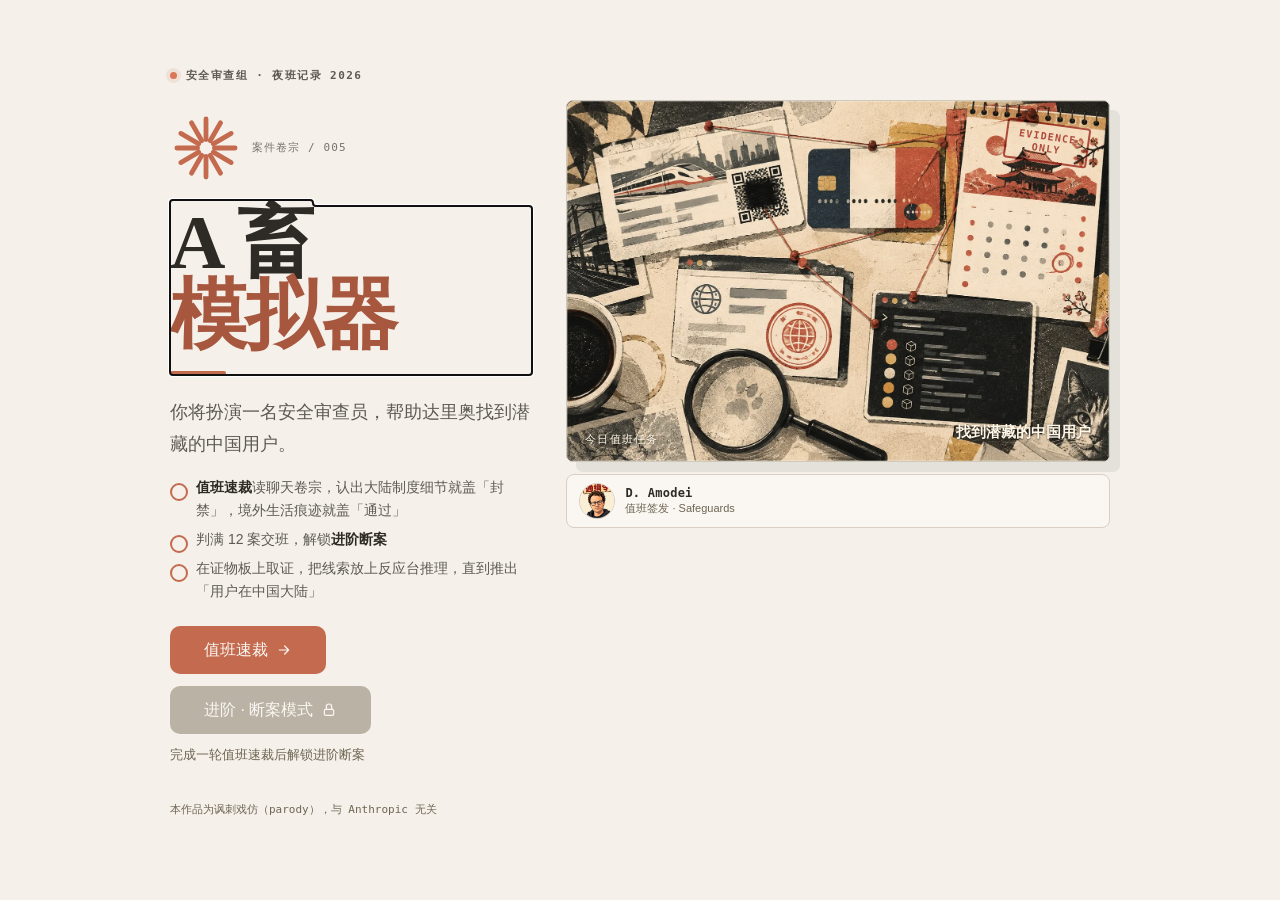
<file: index.html>
<!doctype html>
<html lang="zh-CN">
<head>
<meta charset="utf-8">
<meta name="viewport" content="width=device-width,initial-scale=1">
<title>A 畜模拟器 · Safeguards Team 模拟器</title>
<meta name="description" content="扮演 Anthropic 审核员，从仿真界面里找出中国用户并封号。讽刺戏仿作品。">
<link rel="icon" href="data:image/svg+xml,%3Csvg xmlns='http://www.w3.org/2000/svg' viewBox='0 0 48 48'%3E%3Cg fill='%23D97757'%3E%3Crect x='22.4' y='3' width='3.2' height='17' rx='1.6'/%3E%3Crect x='22.4' y='3' width='3.2' height='17' rx='1.6' transform='rotate(30 24 24)'/%3E%3Crect x='22.4' y='3' width='3.2' height='17' rx='1.6' transform='rotate(60 24 24)'/%3E%3Crect x='22.4' y='3' width='3.2' height='17' rx='1.6' transform='rotate(90 24 24)'/%3E%3Crect x='22.4' y='3' width='3.2' height='17' rx='1.6' transform='rotate(120 24 24)'/%3E%3Crect x='22.4' y='3' width='3.2' height='17' rx='1.6' transform='rotate(150 24 24)'/%3E%3Crect x='22.4' y='3' width='3.2' height='17' rx='1.6' transform='rotate(180 24 24)'/%3E%3Crect x='22.4' y='3' width='3.2' height='17' rx='1.6' transform='rotate(210 24 24)'/%3E%3Crect x='22.4' y='3' width='3.2' height='17' rx='1.6' transform='rotate(240 24 24)'/%3E%3Crect x='22.4' y='3' width='3.2' height='17' rx='1.6' transform='rotate(270 24 24)'/%3E%3Crect x='22.4' y='3' width='3.2' height='17' rx='1.6' transform='rotate(300 24 24)'/%3E%3Crect x='22.4' y='3' width='3.2' height='17' rx='1.6' transform='rotate(330 24 24)'/%3E%3C/g%3E%3C/svg%3E">
<link rel="preload" href="assets/caseboard-hero.webp" as="image" fetchpriority="high">
<link rel="preload" href="assets/dario-idle.webp" as="image">
<link rel="stylesheet" href="css/game.css?v=20261107">
</head>
<body>

<svg xmlns="http://www.w3.org/2000/svg" style="display:none" aria-hidden="true">
  <symbol id="i-logo" viewBox="0 0 48 48"><g fill="currentColor">
    <rect x="22.4" y="3" width="3.2" height="17" rx="1.6"/><rect x="22.4" y="3" width="3.2" height="17" rx="1.6" transform="rotate(30 24 24)"/><rect x="22.4" y="3" width="3.2" height="17" rx="1.6" transform="rotate(60 24 24)"/><rect x="22.4" y="3" width="3.2" height="17" rx="1.6" transform="rotate(90 24 24)"/><rect x="22.4" y="3" width="3.2" height="17" rx="1.6" transform="rotate(120 24 24)"/><rect x="22.4" y="3" width="3.2" height="17" rx="1.6" transform="rotate(150 24 24)"/><rect x="22.4" y="3" width="3.2" height="17" rx="1.6" transform="rotate(180 24 24)"/><rect x="22.4" y="3" width="3.2" height="17" rx="1.6" transform="rotate(210 24 24)"/><rect x="22.4" y="3" width="3.2" height="17" rx="1.6" transform="rotate(240 24 24)"/><rect x="22.4" y="3" width="3.2" height="17" rx="1.6" transform="rotate(270 24 24)"/><rect x="22.4" y="3" width="3.2" height="17" rx="1.6" transform="rotate(300 24 24)"/><rect x="22.4" y="3" width="3.2" height="17" rx="1.6" transform="rotate(330 24 24)"/>
  </g></symbol>
  <symbol id="i-check" viewBox="0 0 24 24"><path d="M5 12l5 5L20 7"/></symbol>
  <symbol id="i-x" viewBox="0 0 24 24"><path d="M18 6L6 18M6 6l12 12"/></symbol>
  <symbol id="i-bulb" viewBox="0 0 24 24"><path d="M9 18h6M10 22h4M12 2a7 7 0 0 0-4 12.7c.6.5 1 1.4 1 2.3h6c0-.9.4-1.8 1-2.3A7 7 0 0 0 12 2z"/></symbol>
  <symbol id="i-book" viewBox="0 0 24 24"><path d="M4 19a2 2 0 0 1 2-2h14M6 3h13a1 1 0 0 1 1 1v16a1 1 0 0 1-1 1H6a2 2 0 0 1-2-2V5a2 2 0 0 1 2-2z"/></symbol>
  <symbol id="i-ban" viewBox="0 0 24 24"><circle cx="12" cy="12" r="9"/><path d="M5.6 5.6l12.8 12.8"/></symbol>
  <symbol id="i-phone" viewBox="0 0 24 24"><path d="M5 4h4l2 5-2.5 1.5a11 11 0 0 0 5 5L15 13l5 2v4a2 2 0 0 1-2 2A17 17 0 0 1 3 6a2 2 0 0 1 2-2z"/></symbol>
  <symbol id="i-mail" viewBox="0 0 24 24"><rect x="3" y="5" width="18" height="14" rx="2"/><path d="M3 7l9 6 9-6"/></symbol>
  <symbol id="i-card" viewBox="0 0 24 24"><rect x="3" y="5" width="18" height="14" rx="2"/><path d="M3 10h18M7 15h4"/></symbol>
  <symbol id="i-unionpay" viewBox="0 0 48 32">
    <path fill="#D62F45" d="M8 2h12l-5 28H3z"/>
    <path fill="#2453A6" d="M20 2h12l-5 28H15z"/>
    <path fill="#159784" d="M32 2h13l-5 28H27z"/>
    <path fill="#fff" d="M8.1 10h3.2l-1.2 6.5c-.2 1 .1 1.4.9 1.4s1.3-.4 1.5-1.4l1.2-6.5h3.2l-1.2 6.8c-.5 2.7-2.3 4-5.2 4-2.8 0-4-1.3-3.5-4zM20.4 10h3.1l2.3 5.4 1-5.4h3l-1.9 10.5h-2.8l-2.5-5.7-1 5.7h-3.1zM33.1 10h4.5c2.8 0 4 1.2 3.6 3.5-.4 2.4-2.1 3.7-5 3.7h-1.1l-.6 3.3h-3.1zm2.4 4.8h.8c1 0 1.6-.4 1.7-1.2.2-.8-.3-1.2-1.3-1.2h-.8z"/>
  </symbol>
  <symbol id="i-apple" viewBox="0 0 24 24">
    <path fill="currentColor" stroke="none" d="M16.8 12.7c0-2.6 2.2-3.9 2.3-4-1.2-1.8-3.2-2-3.9-2-1.7-.2-3.2 1-4 1s-2.1-1-3.5-1c-1.8 0-3.5 1.1-4.4 2.7-1.9 3.3-.5 8.2 1.3 10.8.9 1.3 2 2.7 3.4 2.6 1.4-.1 1.9-.9 3.6-.9 1.7 0 2.2.9 3.6.9 1.5 0 2.5-1.3 3.4-2.6 1-1.5 1.5-3 1.5-3.1-.1 0-3.3-1.3-3.3-4.4zM14.1 5c.8-1 1.3-2.3 1.2-3.6-1.2.1-2.6.8-3.4 1.7-.7.8-1.4 2.2-1.2 3.4 1.3.1 2.6-.6 3.4-1.5z"/>
  </symbol>
  <symbol id="i-shield" viewBox="0 0 24 24"><path d="M12 3l7 3v5c0 5-3.5 8-7 10-3.5-2-7-5-7-10V6z"/></symbol>
  <symbol id="i-alert" viewBox="0 0 24 24"><path d="M12 3l10 18H2z M12 10v4M12 17.2v.1"/></symbol>
  <symbol id="i-arrow-r" viewBox="0 0 24 24"><path d="M5 12h14M13 6l6 6-6 6"/></symbol>
  <symbol id="i-clock" viewBox="0 0 24 24"><circle cx="12" cy="12" r="9"/><path d="M12 7v5l3 2"/></symbol>
  <symbol id="i-lock" viewBox="0 0 24 24"><rect x="5" y="11" width="14" height="9" rx="2"/><path d="M8 11V7a4 4 0 0 1 8 0v4"/></symbol>
  <symbol id="i-scale" viewBox="0 0 24 24"><path d="M12 3v18M7 21h10M3 8h18M6 8l-3 6a3.3 3.3 0 0 0 6 0zM18 8l-3 6a3.3 3.3 0 0 0 6 0z"/></symbol>
  <symbol id="i-wechat" viewBox="0 0 24 24"><path fill="#07C160" d="M8.691 2.188C3.891 2.188 0 5.476 0 9.53c0 2.212 1.17 4.203 3.002 5.55a.59.59 0 0 1 .213.665l-.39 1.48c-.019.07-.048.141-.048.213 0 .163.13.295.29.295a.326.326 0 0 0 .167-.054l1.903-1.114a.864.864 0 0 1 .717-.098 10.16 10.16 0 0 0 2.837.403c.276 0 .543-.027.811-.05-.857-2.578.157-4.972 1.932-6.446 1.703-1.415 3.882-1.98 5.853-1.838-.576-3.583-4.196-6.348-8.596-6.348zM5.785 5.991c.642 0 1.162.529 1.162 1.18a1.17 1.17 0 0 1-1.162 1.178A1.17 1.17 0 0 1 4.623 7.17c0-.651.52-1.18 1.162-1.18zm5.813 0c.642 0 1.162.529 1.162 1.18a1.17 1.17 0 0 1-1.162 1.178 1.17 1.17 0 0 1-1.162-1.178c0-.651.52-1.18 1.162-1.18zm5.34 2.867c-1.797-.052-3.746.512-5.28 1.786-1.72 1.428-2.687 3.72-1.78 6.22.942 2.453 3.666 4.229 6.884 4.229.826 0 1.622-.12 2.361-.336a.722.722 0 0 1 .598.082l1.584.926a.272.272 0 0 0 .14.047c.134 0 .24-.111.24-.247 0-.06-.023-.12-.038-.177l-.327-1.233a.582.582 0 0 1-.023-.156.49.49 0 0 1 .201-.398C23.024 18.48 24 16.82 24 14.98c0-3.21-2.931-5.837-6.656-6.088V8.89c-.135-.01-.27-.027-.407-.03zm-2.53 3.274c.535 0 .969.44.969.982a.976.976 0 0 1-.969.983.976.976 0 0 1-.969-.983c0-.542.434-.982.97-.982zm4.844 0c.535 0 .969.44.969.982a.976.976 0 0 1-.969.983.976.976 0 0 1-.969-.983c0-.542.434-.982.969-.982z"/></symbol>
  <symbol id="i-chrome" viewBox="0 0 24 24"><path fill="#4285F4" d="M12 0C8.21 0 4.831 1.757 2.632 4.501l3.953 6.848A5.454 5.454 0 0 1 12 6.545h10.691A12 12 0 0 0 12 0zM1.931 5.47A11.943 11.943 0 0 0 0 12c0 6.012 4.42 10.991 10.189 11.864l3.953-6.847a5.45 5.45 0 0 1-6.865-2.29zm13.342 2.166a5.446 5.446 0 0 1 1.45 7.09l.002.001h-.002l-5.344 9.257c.206.01.413.016.621.016 6.627 0 12-5.373 12-12 0-1.54-.29-3.011-.818-4.364zM12 16.364a4.364 4.364 0 1 1 0-8.728 4.364 4.364 0 0 1 0 8.728Z"/></symbol>
  <symbol id="i-vscode" viewBox="0 0 24 24"><path fill="#007ACC" d="M23.15 2.587L18.21.21a1.494 1.494 0 0 0-1.705.29l-9.46 8.63-4.12-3.128a.999.999 0 0 0-1.276.057L.327 7.261A1 1 0 0 0 .326 8.74L3.899 12 .326 15.26a1 1 0 0 0 .001 1.479L1.65 17.94a.999.999 0 0 0 1.276.057l4.12-3.128 9.46 8.63a1.492 1.492 0 0 0 1.704.29l4.942-2.377A1.5 1.5 0 0 0 24 20.06V3.939a1.5 1.5 0 0 0-.85-1.352zm-5.146 14.861L10.826 12l7.178-5.448v10.896z"/></symbol>
  <symbol id="i-tax" viewBox="0 0 36 36"><rect width="36" height="36" rx="8" fill="#2B6DE0"/><text x="18" y="24.5" font-size="17" font-weight="700" fill="#fff" text-anchor="middle" font-family="PingFang SC,Microsoft YaHei,sans-serif">税</text></symbol>
  <symbol id="i-wps" viewBox="0 0 36 36"><rect width="36" height="36" rx="8" fill="#E8442E"/><text x="18" y="25" font-size="19" font-weight="800" fill="#fff" text-anchor="middle" font-family="Georgia,serif">W</text></symbol>
</svg>

<div id="app"></div>

<div id="hud" hidden></div>
<div id="toast" role="status" aria-live="polite"></div>

<div class="overlay" id="ov-codex" role="dialog" aria-modal="true" aria-hidden="true" tabindex="-1"><div class="modal codex-modal" id="codex-modal"></div></div>
<div class="overlay level-complete-overlay" id="ov-level-complete" role="dialog" aria-modal="true" aria-hidden="true" tabindex="-1"><div class="modal level-complete-modal" id="level-complete-modal"></div></div>

<script type="module" src="js/main.js?v=20261107"></script>
</body>
</html>
</file>
<file: css/game.css>
:root{
  --bg:#F5F1EA; --card:#FAF7F2; --ink:#2E2A26; --ink2:#7A7168; --line:#D9CFC2;
  --acc:#C46A4E; --acc-ink:#A8573F; --acc-soft:#F2E3DB;
  --hud-bg:#1B1A18; --hud-ink:#D8D5CC; --hud-line:#33312D; --red:#E5484D;
  --muted:#A89F93; --ok:#6A9A72; --dark:#2E2A26; --serif:Georgia,'Times New Roman','Songti SC','STSong',serif;
  --sans:-apple-system,BlinkMacSystemFont,'PingFang SC','Helvetica Neue','Microsoft YaHei',sans-serif;
  --mono:ui-monospace,'SF Mono',Menlo,Consolas,monospace;
}

/* ---------- 开案大厅 / 新手教学 / 情景导入 ---------- */
.title-hero{
  min-height:min(calc(100vh - 96px), 720px);
  width:100%;
  max-width:1160px;
  margin:0 auto;
  align-items:stretch;
  justify-content:flex-start;
  gap:24px;
  padding:24px 0 28px;
  text-align:left;
}
.title-kicker{
  display:inline-flex;
  align-items:center;
  gap:9px;
  color:#777269;
  font:700 10px/1.2 var(--mono);
  letter-spacing:.13em;
  text-transform:uppercase;
}
.live-dot{
  display:inline-block;
  width:7px;
  height:7px;
  border-radius:50%;
  background:#D97757;
  box-shadow:0 0 0 4px rgba(196,106,78,.12);
  animation:liveblink 1.8s ease-in-out infinite;
}
@keyframes liveblink{0%,100%{opacity:1}50%{opacity:.45}}
.title-layout{
  display:grid;
  grid-template-columns:minmax(0,.92fr) minmax(380px,1.08fr);
  gap:34px;
  align-items:start;
  min-width:0;
}
.title-copy{
  display:flex;
  min-width:0;
  flex-direction:column;
  justify-content:center;
  padding:12px 0 18px;
}
.title-mark{display:flex;align-items:center;gap:10px;color:#78746C;font:10px/1 var(--mono);letter-spacing:.1em}
.title-mark .logo{width:24px;height:24px;color:var(--acc)}
.title-copy h1{margin-top:22px;color:#24221F;font-size:clamp(48px,6vw,78px);line-height:.96;letter-spacing:-.02em}
.title-copy h1 em{color:var(--acc-ink);font-style:normal}
.title-lede{max-width:480px;margin-top:22px;color:#5D5A53;font-size:18px;line-height:1.75}
.title-actions{display:flex;align-items:center;gap:12px;flex-wrap:wrap;margin-top:30px}
.title-actions .btn{min-height:48px}
.text-btn{padding:10px 4px!important;background:transparent!important;color:#777269!important;font-size:14.5px!important}
.text-btn:hover{color:var(--acc-ink)!important;transform:none!important}
.title-meta{display:flex;align-items:center;gap:10px;margin-top:25px;color:#8B867C;font:10.5px/1 var(--mono);letter-spacing:.04em}
.title-meta i{width:3px;height:3px;border-radius:50%;background:#B3AEA4}
.title-board{position:relative;min-width:0;overflow:hidden;border:1px solid #CFC9BB;border-radius:7px;background:#1F1D1A;box-shadow:10px 10px 0 rgba(31,30,29,.08)}
.title-board::after{content:"";position:absolute;inset:0;border:1px solid rgba(255,255,255,.23);pointer-events:none}
.title-board{aspect-ratio:3/2}
.title-board-wrap{display:flex;flex-direction:column;min-width:0}
.title-board img{display:block;width:100%;height:100%;object-fit:cover;object-position:center;border-radius:6px;filter:saturate(.92) contrast(1.02)}
.board-stamp{position:absolute;top:22px;right:20px;padding:6px 11px;border:2px solid #AE3E38;border-radius:3px;transform:rotate(8deg);color:#AE3E38;font:700 10px/1.2 var(--mono);letter-spacing:.12em;text-align:center;opacity:.88;mix-blend-mode:multiply}
.board-caption{position:absolute;right:18px;bottom:16px;left:18px;display:flex;align-items:flex-end;justify-content:space-between;gap:12px;padding-top:30px;color:#FFF7E7;text-shadow:0 1px 2px rgba(0,0,0,.55)}
.board-caption span{font:10px/1 var(--mono);letter-spacing:.1em}
.board-caption b{font-size:14.5px;font-weight:600;text-align:right}
/* 签名块移到图片外部（独立行，不再 absolute 叠压图片） */
.board-signer{display:flex;align-items:center;gap:10px;margin-top:12px;padding:8px 12px;border-radius:8px;background:var(--card);border:1px solid var(--line)}
.board-signer img{width:36px;height:36px;border-radius:50%;object-fit:cover;object-position:center 15%;border:1.5px solid var(--line);flex-shrink:0}
.signer-copy{display:flex;flex-direction:column;line-height:1.25}
.signer-copy b{color:var(--ink);font:600 12px/1.3 var(--mono);letter-spacing:.02em}
.signer-copy span{color:var(--ink2);font-size:10px}

@media (max-width:560px){.board-signer{padding:7px 10px;gap:8px}.board-signer img{width:30px;height:30px}}
.case-reel-wrap{position:relative;min-width:0}
.case-reel{display:grid;grid-template-columns:auto repeat(5,minmax(0,1fr)) auto;align-items:stretch;min-height:72px;border-top:1px solid #D9D4C8;border-bottom:1px solid #D9D4C8;background:#ECE9E1}
.reel-swipe{display:none}
.reel-label{display:flex;align-items:center;padding:0 14px;color:#7C776D;font:700 9.5px/1 var(--mono);letter-spacing:.12em;writing-mode:vertical-rl;text-transform:uppercase}
.reel-item{display:grid;grid-template-columns:auto 1fr;grid-template-rows:1fr auto;gap:1px 8px;align-items:end;min-width:0;padding:12px 11px;border-left:1px solid #D9D4C8;transition:background .15s ease,transform .15s ease}
.reel-item:hover{background:#F7F4EC;transform:translateY(-2px)}
.reel-item b{grid-row:1 / 3;color:#A9A398;font:12px/1 var(--mono)}
.reel-item span{overflow:hidden;color:#2F2D29;font-size:13.5px;font-weight:650;white-space:nowrap;text-overflow:ellipsis}
.reel-item small{overflow:hidden;color:#8B867D;font:9.5px/1.2 var(--mono);white-space:nowrap;text-overflow:ellipsis}
.reel-map{display:flex;align-items:center;gap:7px;padding:0 15px;border-left:1px solid #D9D4C8;color:#8B4D34;font-size:12.5px;font-weight:700;white-space:nowrap}
.reel-map:hover{background:#F8E8E1;color:#A9472B}
.title-footer{display:flex;justify-content:space-between;gap:16px;color:#979187;font:10px/1.45 var(--mono)}

.tutorial-shell,.case-intro-shell{width:100%;max-width:1020px;margin:0 auto;padding:18px 0 36px}
.tutorial-head,.case-intro-top{display:flex;align-items:center;justify-content:space-between;gap:16px;margin-bottom:27px}
.tutorial-grid{display:grid;grid-template-columns:minmax(0,.88fr) minmax(420px,1.12fr);gap:34px;align-items:start}
.tutorial-copy{padding:28px 0}
.eyebrow{display:block;color:#9A5A39;font:700 10px/1.2 var(--mono);letter-spacing:.12em;text-transform:uppercase}
.tutorial-copy h2{margin-top:18px;font-family:var(--serif);font-size:clamp(30px,4vw,48px);font-weight:600;line-height:1.2}
.tutorial-copy h2 em{color:var(--acc-ink);font-style:normal}
.tutorial-copy>p{max-width:480px;margin-top:20px;color:#666159;font-size:16px;line-height:1.85}
.tutorial-rules{display:flex;flex-wrap:wrap;gap:9px;margin-top:28px}
.tutorial-rules span{padding:8px 10px;border:1px solid #D9D4C9;border-radius:3px;color:#706B63;font-size:13.5px;background:#EFEEE8}
.tutorial-rules b{margin-right:6px;color:var(--acc-ink);font:700 10px/1 var(--mono)}
.tutorial-board{overflow:hidden;border:1px solid #33302B;border-radius:7px;background:#24221F;color:#F4EFE4;box-shadow:9px 9px 0 rgba(31,30,29,.1)}
.tutorial-board-head{display:flex;align-items:center;justify-content:space-between;gap:12px;padding:17px 19px;border-bottom:1px solid #3E3A34}
.tutorial-board-head b{font-size:15.5px}.tutorial-board-head span{color:#A8A297;font:10px/1 var(--mono)}
.tutorial-card-list{display:flex;flex-direction:column;gap:9px;padding:17px 19px}
.tutorial-card{display:grid;grid-template-columns:42px minmax(0,1fr) auto;align-items:center;gap:12px;width:100%;padding:12px 13px;border:1px solid #4C4840;border-radius:5px;background:#2D2A26;color:#F4EFE4;text-align:left;transition:border-color .15s ease,background .15s ease,transform .15s ease}
.tutorial-card:hover{border-color:#D39A76;background:#37322C;transform:translateX(3px)}
.tutorial-card.checked{cursor:default;transform:none}
.tutorial-card.is-correct{border-color:#7FAD8A;background:#27372C}.tutorial-card.is-decoy{border-color:#9B7470;background:#382B2B}
.tutorial-icon{display:flex;align-items:center;justify-content:center;width:38px;height:38px;border:1px solid #5E574D;border-radius:4px;color:#F3C074;font:700 14px/1 var(--mono)}
.tutorial-card.is-correct .tutorial-icon{color:#A7D0AC;border-color:#668C6D}.tutorial-card.is-decoy .tutorial-icon{color:#E39C98;border-color:#97615E}
.tutorial-card small{display:block;margin-bottom:4px;color:#AAA397;font:10px/1.2 var(--mono)}
.tutorial-card b{display:block;font-size:16.5px;line-height:1.35}
.tutorial-card i{display:flex;align-items:center;justify-content:center;width:24px;height:24px;border:1px solid #5B554C;border-radius:50%;color:#B5AEA2;font:700 12px/1 var(--mono);font-style:normal}
.tutorial-card.is-correct i{border-color:#7FAD8A;color:#A7D0AC}.tutorial-card.is-decoy i{border-color:#A46D68;color:#E39C98}
.tutorial-feedback{min-height:50px;margin:0 19px 16px;padding:12px 13px;border-left:3px solid #D9A441;background:#322F29;color:#C6BFB3;font-size:14.5px;line-height:1.6}
.tutorial-feedback b{color:#F0C67E}
.tutorial-enter{width:calc(100% - 38px);justify-content:center;margin:0 19px 20px;padding:12px 20px;font-size:15.5px}
.tutorial-enter:disabled{cursor:not-allowed;opacity:.42;background:#776D60;transform:none}
.case-intro-shell{min-height:calc(100vh - 50px);display:flex;flex-direction:column;justify-content:center}
.case-intro-code{color:#8C867C;font:11px/1 var(--mono);letter-spacing:.08em}
.case-comic{position:relative;margin:0 0 22px;border:1px solid #D7D1C5;border-radius:14px;overflow:hidden;background:#ECE9E1;box-shadow:0 18px 50px rgba(20,18,16,.16)}
.case-comic img{display:block;width:100%;height:auto;aspect-ratio:16/9;object-fit:cover}
.case-comic figcaption{position:absolute;right:14px;bottom:12px;padding:5px 12px;border-radius:999px;background:rgba(20,18,16,.72);color:#FFF7E7;font:10px/1 var(--mono);letter-spacing:.08em;backdrop-filter:blur(4px)}
.case-intro-headline{max-width:760px;margin:0 auto 18px;text-align:center}
.case-intro-headline .eyebrow{display:block;color:var(--acc-ink);font:600 11px/1 var(--mono);letter-spacing:.14em;margin-bottom:10px}
.case-intro-headline h1{font-family:var(--serif);font-size:38px;font-weight:600;line-height:1.2;margin-bottom:12px}
.case-intro-headline p{color:var(--ink2);font-size:16.5px;line-height:1.8}
.case-intro-brief{display:flex;flex-direction:column;gap:6px;max-width:560px;margin:0 auto;padding:14px 20px;border-left:3px solid var(--acc);background:var(--acc-soft);border-radius:0 10px 10px 0}
.case-intro-brief span{color:var(--acc-ink);font:10.5px/1 var(--mono);letter-spacing:.1em}
.case-intro-brief b{font-size:14.5px;line-height:1.65}
.case-intro-brief small{color:var(--ink2);font-size:13px}

.case-intro-index{color:var(--acc-ink);font:700 76px/.9 var(--mono);letter-spacing:-.08em}
.case-intro-index span{display:block;margin-top:12px;color:#969084;font:10px/1 var(--mono);letter-spacing:.12em}
.case-intro-copy h1{margin-top:13px;font-family:var(--serif);font-size:clamp(33px,5vw,58px);font-weight:600;line-height:1.12}
.case-intro-copy p{max-width:560px;margin-top:16px;color:#625E56;font-size:17px;line-height:1.8}
.case-intro-brief{align-self:stretch;display:flex;flex-direction:column;justify-content:center;padding:18px 0 18px 24px;border-left:1px solid #D1CBBE}
.case-intro-brief span{color:#8D5A3E;font:700 10px/1 var(--mono);letter-spacing:.12em}
.case-intro-brief b{margin-top:12px;font-size:16px;line-height:1.6}
.case-intro-brief small{margin-top:12px;color:#817A70;font-size:13.5px;line-height:1.6}
.case-intro-bottom{display:flex;align-items:center;justify-content:space-between;gap:18px;margin-top:25px;color:#8B857B;font:11px/1.4 var(--mono)}
.case-intro-bottom .btn{min-height:48px}

@media (max-width:900px){
  #app>.screen{padding:14px 14px calc(142px + env(safe-area-inset-bottom))}
  .title-hero{min-height:0;padding:10px 0 20px;gap:19px}
  .title-layout{grid-template-columns:1fr;gap:21px}
  .title-copy{padding:10px 0 0}
  .title-copy h1{margin-top:17px;font-size:48px}
  .title-lede{margin-top:16px;font-size:16px}
  .title-actions{margin-top:22px}
  .title-actions .btn{flex:1;justify-content:center;padding-inline:15px;font-size:15.5px}
  .title-actions .text-btn{flex:0 0 auto}
  .title-meta{margin-top:18px}
  .title-board{min-height:265px;box-shadow:6px 6px 0 rgba(31,30,29,.08)}
  .title-board img{min-height:0;max-height:none}
  .board-caption{right:12px;bottom:12px;left:12px}
  .board-caption b{font-size:13.5px}
  .case-reel{display:flex;min-height:76px;overflow-x:auto;scroll-snap-type:x proximity}
  .case-reel-wrap{padding-top:21px}
  .reel-swipe{position:absolute;top:0;right:2px;display:inline-flex;align-items:center;gap:4px;color:#8B4D34;font:700 9px/1 var(--mono);letter-spacing:.04em}
  .reel-label{position:sticky;left:0;z-index:1;flex:0 0 30px;padding:0 9px;background:#ECE9E1}
  .reel-item{flex:0 0 126px;scroll-snap-align:start}
  .reel-map{flex:0 0 auto;padding:0 13px}
  .title-footer{flex-direction:column;gap:5px}
  .tutorial-shell,.case-intro-shell{padding-top:6px}
  .tutorial-head,.case-intro-top{margin-bottom:18px}
  .tutorial-grid{grid-template-columns:1fr;gap:18px}
  .tutorial-copy{padding:8px 0 0}
  .tutorial-copy h2{font-size:34px}
  .tutorial-copy>p{font-size:16.5px;margin-top:14px}
  .tutorial-rules{margin-top:18px}
  .tutorial-board{box-shadow:5px 5px 0 rgba(31,30,29,.1)}
  .case-intro-shell{min-height:0;padding-bottom:20px}
  .case-intro-card{grid-template-columns:1fr;gap:14px;padding:26px 20px}
  .case-intro-index{font-size:48px;letter-spacing:-.05em}
  .case-intro-index span{display:inline;margin-left:8px}
  .case-intro-copy h1{font-size:36px}
  .case-intro-copy p{font-size:16.5px;line-height:1.7}
  .case-intro-brief{padding:16px 0 0;border-top:1px solid #D1CBBE;border-left:0}
  .case-intro-bottom{align-items:stretch;flex-direction:column;gap:14px;margin-top:18px}
  .case-intro-bottom .btn{justify-content:center;width:100%}
}

@media (max-width:430px){
  .title-kicker{font-size:9px;letter-spacing:.09em}
  .title-copy h1{font-size:43px}
  .title-lede{font-size:16.5px;line-height:1.65}
  .title-actions{gap:8px}
  .title-actions .btn{min-height:46px;padding-inline:12px}
  .title-actions .text-btn{font-size:13.5px!important}
  .title-meta{font-size:9.5px;gap:7px}
  .title-board{min-height:230px}
  .title-board img{min-height:230px}
  .tutorial-copy h2{font-size:29px}
  .tutorial-board-head{align-items:flex-start;flex-direction:column;gap:7px}
  .tutorial-card-list{padding:13px 12px}
  .tutorial-feedback{margin-right:12px;margin-left:12px}
  .tutorial-enter{width:calc(100% - 24px);margin-right:12px;margin-left:12px}
  .case-intro-copy h1{font-size:31px}
  .case-intro-card{padding:22px 16px}
}
*{margin:0;padding:0;box-sizing:border-box}
[hidden]{display:none!important}
html,body{min-height:100%;overflow-x:hidden}
body{background:var(--bg);color:var(--ink);font-family:var(--sans);font-size:16.5px;line-height:1.7;-webkit-font-smoothing:antialiased}
button{font-family:inherit;cursor:pointer;border:none;background:none;color:inherit}
svg.ic{width:1em;height:1em;fill:none;stroke:currentColor;stroke-width:1.8;stroke-linecap:round;stroke-linejoin:round;vertical-align:-0.14em}

#app{min-height:100%}
#app>.screen{width:auto;max-width:860px;margin:0 auto;padding:28px 20px 48px}
@media (min-width:901px) and (max-width:1280px){
  #app>.screen{margin-right:232px;margin-left:auto}
}

/* ---------- 屏幕切换 ---------- */
.screen{display:none;animation:fadein .35s ease}
.screen.on{display:block}
@keyframes fadein{from{opacity:0;transform:translateY(6px)}to{opacity:1;transform:none}}

/* ---------- 标题页 ---------- */
.title-hero{min-height:76vh;display:flex;flex-direction:column;align-items:center;justify-content:center;text-align:center;gap:18px}
.title-hero .logo{width:72px;height:72px;color:var(--acc)}
.title-hero h1{font-family:var(--serif);font-size:44px;font-weight:600;letter-spacing:.04em}
.title-hero .sub{color:var(--ink2);font-size:16.5px;max-width:480px}
.title-hero .sub b{color:var(--acc-ink)}
.btn{display:inline-flex;align-items:center;gap:8px;background:var(--acc);color:var(--card);font-size:16px;padding:13px 34px;border-radius:10px;transition:transform .12s ease,background .12s ease}
@media (hover:hover){.btn:hover{background:var(--acc-ink);transform:translateY(-1px)}}
.btn.ghost{background:transparent;color:var(--ink);border:1px solid var(--line)}
.btn.ghost:hover{border-color:var(--acc);color:var(--acc-ink);background:transparent}
.title-hero .meta{font-family:var(--mono);font-size:13.5px;color:var(--ink2)}
.disclaimer{max-width:560px;margin:0 auto;padding:14px 18px;border:1px dashed var(--line);border-radius:10px;color:var(--ink2);font-size:14px;text-align:center;background:#E8E0D4}

/* ---------- 仿真场景通用 ---------- */
.sim{background:var(--card);border:1px solid var(--line);border-radius:16px;overflow:hidden;box-shadow:0 1px 4px rgba(31,30,29,.06)}
.sim-head{display:flex;align-items:center;gap:12px;padding:18px 26px;border-bottom:1px solid var(--line)}
.sim-head .logo{width:26px;height:26px;color:var(--acc)}
.sim-head .t{font-family:var(--serif);font-size:19px;font-weight:600}
.sim-head .r{margin-left:auto;font-family:var(--mono);font-size:13px;color:var(--ink2)}
.sim-body{padding:26px 26px 30px}
.sim .field{margin-bottom:18px}
.sim label{display:block;font-size:14.5px;color:var(--ink2);margin-bottom:6px}
.sim .val{display:flex;align-items:center;gap:10px;border:1px solid var(--line);border-radius:10px;padding:11px 14px;background:var(--card);font-size:16.5px}
.sim .val .mono{font-family:var(--mono);font-size:15.5px}
.sim .val .chip{font-size:13.5px;color:var(--ink2);border:1px solid var(--line);border-radius:6px;padding:2px 8px;font-family:var(--mono)}
.err-inline{display:none;color:var(--red);font-size:14px;margin-top:6px}
.err-inline.show{display:block}
.sim .plans{display:grid;grid-template-columns:1fr 1fr;gap:12px;margin-top:6px}
.sim .plan{border:1px solid var(--line);border-radius:12px;padding:14px 16px;position:relative}
.sim .plan .nm{font-weight:600;font-size:15.5px;display:flex;align-items:center;gap:8px}
.sim .plan .pr{font-family:var(--mono);font-size:14px;color:var(--ink2);margin-top:4px}
.sim .plan .cardrow{display:flex;gap:8px;margin-top:10px;align-items:center}
.sim footer{border-top:1px solid var(--line);padding:14px 26px;font-size:14px;color:var(--ink2)}
.linkish{display:inline;color:var(--ink2);text-decoration:underline dotted;cursor:pointer;border-radius:4px;padding:2px 3px;font:inherit}
.linkish:hover{color:var(--acc-ink)}
.linkish:focus-visible{outline:2px solid var(--acc);outline-offset:3px;color:var(--acc-ink)}

/* 可点击热点 */
.hit{position:relative;border-radius:8px;cursor:pointer;transition:background .12s;scroll-margin-block:100px 170px}
.hit::after{content:"";position:absolute;inset:-4px;border-radius:10px;border:1.5px dashed transparent;pointer-events:none}
@media (hover:hover){.hit:hover::after{border-color:rgba(196,106,78,.55);background:rgba(196,106,78,.05)}}
.hit.found{cursor:default}
.hit.found::after{border-style:solid;border-color:var(--red);background:rgba(196,106,78,.06)}
.hit.pending{pointer-events:none}
.hit.pending::after{border-style:solid;border-color:#D9A441;background:rgba(217,164,65,.07)}
.hit.decoyed{pointer-events:none}
.hit.decoyed::after{border-style:solid;border-color:#9A9890;background:rgba(154,152,144,.06)}
.ring{position:absolute;inset:-3px;pointer-events:none}
.ring svg{width:100%;height:100%;display:block;overflow:visible}
.ring rect{fill:none;stroke:var(--red);stroke-width:2;stroke-dasharray:300;stroke-dashoffset:300;animation:ringdraw .45s ease forwards}
.ring.gray rect{stroke:#9A9890}
.ring.amber rect{stroke:#D9A441}
@keyframes ringdraw{to{stroke-dashoffset:0}}
.hit .mark{position:absolute;top:-8px;right:-8px;width:20px;height:20px;border-radius:50%;color:var(--card);display:flex;align-items:center;justify-content:center;animation:pop .3s cubic-bezier(.2,1.6,.4,1)}
.hit .mark svg{width:12px;height:12px}
.hit .mark.red{background:var(--red)}
.hit .mark.gray{background:#8B897F}
.hit .mark.amber{background:#D9A441}
@keyframes pop{from{transform:scale(0)}to{transform:scale(1)}}
.hint-glow{position:relative;z-index:4;animation:hintpulse .9s ease infinite;outline:3px solid #B52B31;outline-offset:5px;border-radius:10px;scroll-margin-block:100px 170px}
.hint-flag{position:absolute;left:8px;top:-36px;z-index:8;display:inline-flex;align-items:center;min-height:28px;padding:4px 10px;border-radius:6px;background:#B52B31;color:var(--card);font-family:var(--sans);font-size:13.5px;font-weight:700;line-height:1.2;white-space:nowrap;box-shadow:0 5px 16px rgba(74,11,14,.3);pointer-events:none}
.hint-flag::after{content:"";position:absolute;left:14px;top:100%;border:6px solid transparent;border-top-color:#B52B31}
@keyframes hintpulse{0%,100%{box-shadow:0 0 0 3px rgba(181,43,49,.18);outline-color:#B52B31}50%{box-shadow:0 0 0 13px rgba(181,43,49,.28);outline-color:#E5484D}}

/* ---------- HUD ---------- */
#hud{position:fixed;right:18px;top:50%;transform:translateY(-50%);width:190px;background:var(--hud-bg);color:var(--hud-ink);border-radius:14px;padding:16px 16px 14px;font-size:13.5px;box-shadow:0 6px 24px rgba(0,0,0,.28);z-index:60}
#hud .hud-brand{font-family:var(--mono);font-size:11.5px;letter-spacing:.14em;color:#8A877D;display:flex;align-items:center;gap:6px;margin-bottom:12px}
#hud .hud-brand svg{width:13px;height:13px;color:var(--acc)}
#hud .row{display:flex;justify-content:space-between;align-items:baseline;margin-bottom:6px}
#hud .lab{color:#8A877D}
#hud .clock{font-family:var(--mono);font-size:22px;color:var(--card);letter-spacing:.02em;margin:8px 0 10px}
#hud .clock .pen{font-size:12.5px;color:var(--red);display:block;margin-top:2px;min-height:14px}
.scorewrap{height:6px;background:#33312D;border-radius:3px;overflow:hidden;margin:6px 0 14px}
.scorebar{height:100%;width:0;background:linear-gradient(90deg,#D97757,#E5484D);border-radius:3px;transition:width .45s cubic-bezier(.2,.8,.2,1)}
#hud .cnt{font-family:var(--mono);font-size:16.5px;color:var(--card)}
#hud .tools{display:grid;grid-template-columns:1fr 1fr;gap:8px;margin-top:12px}
#hud .tool{display:flex;flex-direction:column;align-items:center;gap:4px;background:#26241F;border:1px solid var(--hud-line);border-radius:9px;padding:9px 4px;font-size:12.5px;color:var(--hud-ink);transition:border-color .12s}
#hud .tool:hover{border-color:var(--acc)}
#hud .tool svg{width:16px;height:16px}
#hud .tool .cost{font-family:var(--mono);font-size:9.5px;color:#8A877D}

/* ---------- 弹层 ---------- */
.overlay{position:fixed;inset:0;background:rgba(31,30,29,.45);backdrop-filter:blur(2px);display:none;align-items:center;justify-content:center;z-index:100;padding:20px}
.overlay.on{display:flex}
.modal{background:var(--card);border-radius:16px;max-width:520px;width:100%;padding:28px 30px;box-shadow:0 18px 60px rgba(0,0,0,.3);animation:rise .28s cubic-bezier(.2,.9,.3,1.2);max-height:calc(100vh - 40px);max-height:calc(100dvh - 40px);overflow-y:auto;-webkit-overflow-scrolling:touch}
@keyframes rise{from{opacity:0;transform:translateY(18px) scale(.97)}to{opacity:1;transform:none}}
.verdict-card .vh{display:flex;align-items:center;gap:10px;margin-bottom:14px}
.verdict-card .vh .sig{font-family:var(--mono);font-size:12px;letter-spacing:.12em;color:var(--acc-ink);background:var(--acc-soft);padding:3px 9px;border-radius:4px}
.verdict-card .vh .pts{margin-left:auto;font-family:var(--mono);font-size:14.5px;color:var(--acc-ink)}
.verdict-card h3{font-family:var(--serif);font-size:21px;font-weight:600;margin-bottom:10px}
.verdict-card .verdict{font-family:var(--serif);font-size:17px;line-height:1.65;color:var(--ink);border-left:3px solid var(--acc);padding:2px 0 2px 14px;margin:12px 0 14px}
.verdict-card .det{font-size:14.5px;color:var(--ink2);line-height:1.75}
.verdict-card .src{margin-top:14px;padding-top:12px;border-top:1px solid var(--line);font-size:13px;color:var(--ink2);font-family:var(--mono);word-break:break-all}
.verdict-card .btn,.hurt-card .btn{margin-top:18px;width:100%;justify-content:center}
.chipline{display:flex;gap:6px;margin-top:10px}
.chipline .c{font-size:12px;border-radius:4px;padding:2px 8px;font-family:var(--mono)}
.c.k1{background:#E8F0E4;color:#4A7040}.c.k2{background:#F5EDD8;color:#8A6D2F}.c.k3{background:#F3E5E5;color:#9C3D40}

.hurt-card h3{font-family:var(--serif);font-size:20px;margin-bottom:8px;display:flex;align-items:center;gap:8px}
.hurt-card h3 svg{color:var(--red)}
.hurt-card .pen{font-family:var(--mono);color:var(--red);font-size:14.5px;margin-bottom:12px}
.hurt-card .why{font-size:15.5px;color:var(--ink2);line-height:1.8}

/* ---------- 关卡结算 ---------- */
.level-complete-overlay{background:rgba(23,22,20,.62);backdrop-filter:blur(7px)}
.level-complete-modal{position:relative;max-width:430px;overflow:hidden;padding:38px 34px 34px;text-align:center;border:1px solid rgba(255,255,255,.68);box-shadow:0 24px 80px rgba(20,18,16,.34)}
.lc-minimal{display:flex;flex-direction:column;align-items:center;gap:20px}
.lc-minimal-index{color:var(--ink2);font:11px/1 var(--mono);letter-spacing:.18em}
.lc-minimal h2{font-family:var(--serif);font-size:32px;font-weight:600;line-height:1.25;letter-spacing:.01em}
.lc-punchline{max-width:320px;text-align:center;color:var(--ink2);font-family:var(--serif);font-size:15px;line-height:1.75;font-style:italic;padding:0 8px}
.level-complete-modal .lc-continue{width:100%;min-height:52px;justify-content:center;padding-inline:18px;font-weight:600}
.level-complete-modal .lc-continue:disabled{cursor:wait;opacity:.72;transform:none}
.confetti-layer{position:fixed;inset:0;z-index:160;overflow:hidden;pointer-events:none}
.confetti-piece{position:absolute;left:var(--origin-x);top:var(--origin-y);width:9px;height:15px;background:var(--confetti-color);border-radius:1px;opacity:0;animation:confetti-flight var(--duration) cubic-bezier(.16,.7,.2,1) var(--delay) forwards;will-change:transform,opacity}
.confetti-piece.shape-1{width:8px;height:8px;border-radius:50%}
.confetti-piece.shape-2{width:5px;height:18px;border-radius:3px}
@keyframes confetti-flight{
  0%{opacity:0;transform:translate3d(-50%,-50%,0) rotate(0) scale(.35)}
  10%{opacity:1}
  55%{opacity:1;transform:translate3d(calc(-50% + var(--burst-x)),calc(-50% + var(--burst-y)),0) rotate(var(--mid-spin)) scale(1)}
  100%{opacity:0;transform:translate3d(calc(-50% + var(--fall-x)),calc(-50% + var(--fall-y)),0) rotate(var(--spin)) scale(.86)}
}

/* toast */
#toast{position:fixed;left:50%;top:22px;transform:translateX(-50%) translateY(-80px);background:var(--hud-bg);color:var(--hud-ink);padding:10px 20px;border-radius:10px;font-size:14.5px;z-index:120;transition:transform .3s cubic-bezier(.2,.9,.3,1.2);display:flex;gap:8px;align-items:center;box-shadow:0 8px 30px rgba(0,0,0,.3)}
#toast.on{transform:translateX(-50%) translateY(0)}
#toast .t-red{color:var(--red);font-family:var(--mono)}

/* ---------- 封号信 ---------- */
.banwrap{min-height:80vh;display:flex;flex-direction:column;align-items:center;justify-content:center;gap:0}
.banmail{position:relative;background:var(--card);border:1px solid var(--line);border-radius:14px;max-width:560px;width:100%;padding:34px 38px;box-shadow:0 1px 4px rgba(31,30,29,.06)}
.banmail .from{font-family:var(--mono);font-size:13.5px;color:var(--ink2);border-bottom:1px solid var(--line);padding-bottom:14px;margin-bottom:18px;line-height:1.8}
.banmail h3{font-family:var(--serif);font-size:20px;font-weight:600;margin-bottom:14px}
.banmail .en{font-family:var(--serif);font-size:15.5px;line-height:1.8;color:var(--ink)}
.banmail .zh{font-size:14.5px;color:var(--ink2);margin-top:12px;line-height:1.8}
.banmail .ref{margin-top:18px;font-family:var(--mono);font-size:12.5px;color:var(--ink2)}
.stamp{position:absolute;top:-26px;right:-14px;transform:rotate(-9deg);border:3.5px solid var(--red);color:var(--red);font-family:var(--mono);font-weight:700;font-size:26px;letter-spacing:.18em;padding:6px 18px;border-radius:8px;opacity:.9;animation:stampin .45s cubic-bezier(.2,1.4,.3,1) .5s backwards;mix-blend-mode:multiply}
@keyframes stampin{from{transform:rotate(-9deg) scale(2.6);opacity:0}to{transform:rotate(-9deg) scale(1);opacity:.9}}
.banstats{display:flex;gap:26px;margin-top:26px;font-family:var(--mono);font-size:14px;color:var(--ink2)}
.banstats b{display:block;font-size:19px;color:var(--ink);font-weight:600}
.banwrap .actions{margin-top:26px;display:flex;gap:12px}

/* ---------- 图鉴 ---------- */
.codex-modal{max-width:640px;max-height:80vh;overflow:auto}
.codex-modal h3{font-family:var(--serif);font-size:20px;margin-bottom:16px}
.codex-grid{display:grid;grid-template-columns:1fr;gap:10px}
.codex-item{border:1px solid var(--line);border-radius:10px;padding:12px 14px}
.codex-item .tt{display:flex;align-items:center;gap:8px;font-weight:600;font-size:15.5px}
.codex-item .tt .no{font-family:var(--mono);font-size:12.5px;color:var(--ink2)}
.codex-item .vd{font-size:14.5px;color:var(--ink2);margin-top:4px;line-height:1.7}
.codex-empty{color:var(--ink2);font-size:15px;text-align:center;padding:30px 0}

/* ---------- 占位/路线图 ---------- */
.roadmap{max-width:640px;margin:4vh auto 0}
.roadmap h2{font-family:var(--serif);font-size:24px;margin-bottom:6px}
.roadmap .sub{color:var(--ink2);font-size:15px;margin-bottom:22px}
.roadmap .rm-group+.rm-group{margin-top:24px}
.roadmap .rm-group-head{margin-bottom:10px}
.roadmap .rm-group-head h3{font-size:15.5px;font-weight:700}
.roadmap .rm-group-head p{color:var(--ink2);font-size:14px}
.roadmap ol{list-style:none;display:flex;flex-direction:column;gap:9px}
.roadmap li{background:var(--card);border:1px solid var(--line);border-radius:10px;font-size:15.5px;overflow:hidden;transition:border-color .12s,background .12s}
.roadmap .rm-btn{display:flex;align-items:center;gap:14px;width:100%;min-height:48px;padding:12px 18px;text-align:left}
.roadmap li .no{font-family:var(--mono);font-size:13.5px;color:var(--ink2);width:26px}
.roadmap li.done{border-color:var(--acc);background:var(--acc-soft)}
.roadmap li.done .no{color:var(--acc-ink)}
.roadmap li .st{margin-left:auto;font-family:var(--mono);font-size:12.5px;color:var(--ink2)}
.roadmap .rm-btn:focus-visible{outline:2px solid var(--acc);outline-offset:-3px}
@media (hover:hover){.roadmap li:hover{border-color:var(--acc);background:#FBF3EC}}
.roadmap .back{margin-top:24px}

/* ---------- 响应式 ---------- */
@media (max-width:900px){
  #app>.screen{padding:20px 14px calc(142px + env(safe-area-inset-bottom))}
  #hud{right:8px;left:8px;top:auto;bottom:max(8px,env(safe-area-inset-bottom));transform:none;width:auto;display:grid;grid-template-columns:minmax(82px,1fr) auto auto;align-items:center;gap:7px 9px;padding:8px 10px}
  #hud .hud-brand{display:none}
  #hud .scorecol{min-width:0}
  #hud .scorecol .row:first-child{display:none}
  #hud .scorecol .row:last-child{margin:5px 0 0}
  #hud .scorecol .lab{white-space:nowrap}
  #hud .clock{font-size:16.5px;margin:0;white-space:nowrap;text-align:center}
  #hud .clock .pen{display:block;margin:0;min-height:12px;font-size:9.5px;line-height:1.2}
  .scorewrap{height:4px;margin:0}
  #hud .cnt{display:inline;font-size:13.5px}
  #hud .tools{margin:0;grid-template-columns:repeat(2,44px);gap:5px}
  #hud .tool{min-width:44px;min-height:44px;flex-direction:column;justify-content:center;gap:1px;padding:5px 3px;font-size:11.5px;line-height:1.1}
  #hud .tool .cost{display:none}
  .hit,.hint-glow{scroll-margin-block:84px 150px}
  #toast{top:max(10px,env(safe-area-inset-top));width:calc(100% - 24px);justify-content:center;text-align:center}
  .roadmap .rm-btn{padding:11px 13px;gap:9px}
  .roadmap li .st{white-space:nowrap}
  .rrow{grid-template-columns:96px 1fr;gap:10px;padding:10px 4px}
  .rrow .rs{grid-column:2;justify-self:start;white-space:normal}
  .lang-opt{display:inline-flex;align-items:center;min-height:44px;padding:8px 14px}
  .foot-chip{padding:10px 16px}
  .sim-head{flex-wrap:wrap}
  .sim-head .r{flex-basis:100%;text-align:left}
  .banstats{flex-wrap:wrap;gap:14px 22px}
  .end-actions{flex-wrap:wrap}
  .title-btns{display:flex;gap:12px;flex-wrap:wrap;justify-content:center}
  .sim .plans{grid-template-columns:1fr}
  .title-hero h1{font-size:34px}
  .banmail{padding:26px 22px}
  .stamp{font-size:20px;top:-20px;right:-6px}
}

/* ---------- L2 聊天 ---------- */
.chat-flow{display:flex;flex-direction:column;gap:12px;margin-bottom:16px}
.msg{max-width:82%;padding:11px 15px;border-radius:14px;font-size:15.5px;line-height:1.7}
.msg.user{align-self:flex-end;background:var(--acc-soft);border:1px solid #EED9CD;border-bottom-right-radius:4px}
.msg.ai{align-self:flex-start;background:#F4F3EE;border:1px solid var(--line);border-bottom-left-radius:4px;color:var(--ink2)}
.chat-input{position:relative;border:1.5px solid var(--line);border-radius:14px;padding:13px 96px 13px 16px;background:var(--card);margin-bottom:18px}
.ci-text{font-size:15.5px;color:var(--ink2)}
.ci-status{display:flex;align-items:center;gap:8px;margin-top:9px;font-size:13.5px;color:var(--ink2)}
.spinner{width:13px;height:13px;border:2px solid var(--line);border-top-color:var(--acc);border-radius:50%;animation:spin 1s linear infinite}
@keyframes spin{to{transform:rotate(360deg)}}
.ci-send{position:absolute;right:12px;bottom:12px;font-size:14px;color:var(--acc-ink);border:1px solid var(--line);border-radius:8px;padding:6px 14px}
.env-rows{border-top:1px solid var(--line);padding-top:14px}
.env-row{display:flex;align-items:center;gap:14px;padding:8px 6px;font-size:14.5px;flex-wrap:wrap}
.env-row .el{color:var(--ink2);min-width:210px}
.env-row .ev{font-size:14px}
.lang-opts{display:flex;gap:8px;flex-wrap:wrap}
.lang-opt{border:1px solid var(--line);border-radius:8px;padding:4px 12px;font-size:14px;background:var(--card)}
.lang-opt.muted{color:#B4B2AA;pointer-events:none}

/* ---------- L3 设备报告 ---------- */
.report{display:flex;flex-direction:column}
.rrow{display:grid;grid-template-columns:150px 1fr auto;gap:14px;align-items:center;padding:11px 8px;border-bottom:1px dashed var(--line);font-size:14.5px}
.rrow:last-child{border-bottom:none}
.rrow .rl{color:var(--ink2)}
.rrow .rv{display:flex;flex-wrap:wrap;gap:6px;align-items:center}
.rrow .rv.fonts .chip{font-size:13px}
.rrow .rs{font-family:var(--mono);font-size:12.5px;color:var(--ink2);white-space:nowrap}
.rrow .rs.bad{color:var(--red)}
.rrow .rs.ok{color:#4A7040}
.emoji-face{width:26px;height:26px}

/* ---------- L4 支付 ---------- */
.pay-grid{display:grid;grid-template-columns:1.5fr 1fr;gap:16px}
.pay-side{display:flex;flex-direction:column;gap:12px}
.side-panel{border:1px solid var(--line);border-radius:12px;padding:13px 15px;background:var(--card)}
.sp-title{font-size:13.5px;color:var(--ink2);margin-bottom:8px;letter-spacing:.04em}
.sp-row{font-size:13.5px;padding:4px 0;display:flex;gap:6px;align-items:center;color:var(--ink);word-break:break-all}
.sp-note{margin-top:8px;font-size:12.5px;color:var(--red);border-top:1px dashed var(--line);padding-top:7px}
.receipt{border:1px solid var(--line);border-radius:10px;padding:11px 14px;background:var(--card);font-family:var(--mono);font-size:14px}
.rc-line{padding:3px 0}
.rc-line.ok{color:#4A7040}
.rc-line.bad{color:var(--red)}
.rc-line.fade{color:#B4B2AA;justify-content:center;font-size:12.5px}
.pay-actions{display:flex;gap:10px;align-items:stretch}
.pay-actions .btn{flex:1}
.refund-btn{border:1.5px solid var(--red);color:var(--red);border-radius:10px;padding:0 22px;font-size:15.5px;font-weight:600;background:#FDF5F5}
@media (max-width:900px){.pay-grid{grid-template-columns:1fr}.pay-actions{flex-direction:column}.refund-btn{padding:12px}}

/* ---------- L5 网络 ---------- */
.net-grid{display:grid;grid-template-columns:1.1fr 1fr;gap:18px}
.net-topo{position:relative;min-height:300px;border:1px solid var(--line);border-radius:12px;background:#FBFAF6;overflow:hidden}
.topo-svg{position:absolute;inset:0;width:100%;height:100%}
.topo-svg .tl{stroke:#D8D5CA;stroke-width:1.5}
.topo-svg .tl.cut{stroke:var(--red);stroke-dasharray:5 5}
.topo-svg .tn.core{fill:var(--acc-soft);stroke:var(--acc);stroke-width:2}
.topo-svg .tt{font-size:11.5px;fill:var(--ink);font-weight:700}
.topo-svg .tt2{font-size:6.5px;fill:var(--ink2);font-family:monospace}
.node{position:absolute;display:flex;flex-direction:column;gap:3px;border:1px solid var(--line);background:var(--card);border-radius:9px;padding:8px 12px;font-size:13.5px;box-shadow:0 1px 3px rgba(31,30,29,.07)}
.node .nn{font-weight:600}
.node .ns{font-family:var(--mono);font-size:12px;color:var(--ink2)}
.node .ns.bad{color:var(--red)}
.node .ns.ok{color:#4A7040}
.node.n1{left:12px;top:150px}
.node.n2{left:120px;top:200px}
.node.n3{right:14px;top:150px}
.node.n4{right:60px;top:200px}
.net-logs{display:flex;flex-direction:column;gap:9px}
.nl-row{display:flex;flex-direction:column;gap:4px;border:1px solid var(--line);border-radius:10px;padding:10px 14px;background:var(--card)}
.nl-row .nlt{font-size:13.5px;color:var(--ink2)}
.nl-row .nlv{font-size:13.5px;color:var(--ink);word-break:break-all}
@media (max-width:900px){
  .net-grid{grid-template-columns:1fr}
  .node{transform:none}
  .node.n2{left:12px;top:212px}
  .node.n4{right:12px;top:212px}
}

/* ---------- L6 行为画像 ---------- */
.bhv-grid{display:grid;grid-template-columns:1fr 1fr;gap:14px}
.bhv-col{display:flex;flex-direction:column;gap:12px}
.panel{border:1px solid var(--line);border-radius:12px;padding:14px 16px;background:var(--card)}
.p-title{font-size:13.5px;color:var(--ink2);margin-bottom:9px;letter-spacing:.04em}
.big-num{font-family:var(--mono);font-size:30px;font-weight:600;color:var(--ink)}
.big-num .sub{font-size:13.5px;color:var(--ink2);font-weight:400;margin-left:8px}
.meter{height:7px;background:#E8E0D4;border-radius:4px;margin-top:9px;overflow:hidden}
.meter div{height:100%;background:linear-gradient(90deg,var(--acc),var(--red))}
.timeline{display:flex;align-items:center;gap:9px;flex-wrap:wrap;font-size:14px}
.tl-item{border:1px solid var(--line);border-radius:7px;padding:5px 11px}
.tl-item.hot{border-color:var(--red);color:var(--red);background:#FDF5F5;font-weight:600}
.tl-arrow{color:#B4B2AA}
.cal-wrap{display:flex;flex-direction:column;gap:10px}
.cal-hit{border:1px solid var(--line);border-radius:9px;padding:9px 12px}
.cal-label{font-size:13px;color:var(--ink2);margin-bottom:6px}
.cal-cells{display:flex;gap:3px}
.cell{width:17px;height:17px;border-radius:4px;background:#E8E0D4;display:inline-block}
.cell.hot{background:var(--red)}
.cal-legend{display:flex;gap:5px;align-items:center;font-size:12.5px;color:var(--ink2)}
.cal-legend .cell{width:12px;height:12px}
.bhv-foot{display:flex;gap:8px;flex-wrap:wrap;margin-top:14px}
.foot-chip{border:1px solid var(--line);border-radius:999px;padding:6px 14px;font-size:13.5px;font-family:var(--mono);color:var(--ink2);background:var(--card)}
@media (max-width:900px){.bhv-grid{grid-template-columns:1fr}}

/* ---------- L7 终端 ---------- */
.scene-terminal{background:#1B1A18;border-color:#33312D}
.scene-terminal .sim-head .t{color:#F0EDE4}
.scene-terminal .sim-head .r{color:#8A877D}
.term-bar{display:flex;align-items:center;gap:8px;padding:11px 16px;border-bottom:1px solid #33312D;background:#232220}
.term-bar .dot{width:11px;height:11px;border-radius:50%}
.term-bar .dot.r{background:#ED6A5F}.term-bar .dot.y{background:#F5BF4F}.term-bar .dot.g{background:#61C554}
.term-title{margin-left:auto;font-family:var(--mono);font-size:12.5px;color:#8A877D}
.term-body{padding:18px 20px 24px;font-family:var(--mono);font-size:14.5px;line-height:1.9;color:#D8D5CC;overflow-x:auto}
.tline{white-space:pre-wrap;word-break:break-all}
.tline .p{color:#61C554;font-weight:700}
.tline.out{color:#B9B6AC;padding-left:14px}
.tline.out.dim{color:#9A978C}
.tline .now{color:#F0EDE4}
@media (hover:hover){.scene-terminal .hit:hover::after{border-color:#D97757;background:rgba(196,106,78,.10)}}
.scene-terminal .hit.found::after{border-color:#ED6A5F;background:rgba(237,106,95,.10)}

/* ---------- L8 组织 ---------- */
.org-banner{display:flex;gap:12px;align-items:flex-start;border:1.5px solid var(--red);background:#FDF5F5;border-radius:12px;padding:14px 16px;margin-bottom:16px;font-size:15px}
.org-banner .ic{color:var(--red);flex-shrink:0;margin-top:3px;width:18px;height:18px}
.org-banner b{display:block;font-size:16.5px}
.org-banner span{color:var(--ink2)}
.org-grid{display:grid;grid-template-columns:1fr 1fr;gap:11px}
.member{border:1px solid var(--line);border-radius:12px;padding:13px 15px;background:var(--card);position:relative;transition:opacity .4s,filter .4s}
.m-name{font-weight:600;font-size:15.5px;margin-bottom:5px}
.m-row{font-size:13px;color:var(--ink2);margin-bottom:8px;word-break:break-all}
.m-tags{display:flex;gap:6px;flex-wrap:wrap}
.tag{font-size:12px;font-family:var(--mono);border:1px solid var(--line);border-radius:5px;padding:2px 8px;color:var(--ink2)}
.tag.bad{border-color:#EED3D2;color:var(--red);background:#FDF5F5}
.member.doomed{opacity:.45;filter:grayscale(1);animation:cascadefade .32s ease both;animation-delay:calc(var(--cascade-index,0) * 70ms)}
.member.doomed::after{content:"已停用";position:absolute;top:10px;right:12px;font-family:var(--mono);font-size:12.5px;font-weight:700;color:var(--card);background:var(--red);border-radius:4px;padding:2px 8px;transform:rotate(-6deg)}
@keyframes cascadefade{from{opacity:1;filter:none;transform:translateY(0)}to{opacity:.45;filter:grayscale(1);transform:translateY(2px)}}
@media (max-width:900px){.org-grid{grid-template-columns:1fr}}

/* ---------- L9 案卷 ---------- */
.doc{font-family:var(--serif)}
.doc-line{display:flex;gap:12px;padding:12px 8px;border-bottom:1px dashed var(--line);align-items:flex-start}
.doc-line:last-child{border-bottom:none}
.doc-line .gtag{font-family:var(--mono);font-size:11.5px;letter-spacing:.08em;color:var(--acc-ink);background:var(--acc-soft);border-radius:4px;padding:3px 8px;white-space:nowrap;flex-shrink:0;margin-top:4px}
.doc-line p{font-size:15.5px;line-height:1.85}
.doc-line i{color:var(--ink2)}

/* ---------- L10 终局 ---------- */
.fn-policy{border:1.5px solid var(--acc);background:var(--acc-soft);border-radius:12px;padding:13px 16px;font-size:15px;margin-bottom:14px}
.fn-tag{font-family:var(--mono);font-size:12.5px;color:var(--acc-ink);display:block;margin-bottom:4px}
.fn-board{display:grid;grid-template-columns:repeat(3,1fr);gap:10px;margin-bottom:14px}
.fn-num{border:1px solid var(--line);border-radius:12px;background:var(--card);padding:13px;text-align:center}
.fn-num b{display:block;font-family:var(--mono);font-size:21px;font-weight:600}
.fn-num span{font-size:12.5px;color:var(--ink2)}
.fn-num.eb-wolf b{color:var(--red)}
.fn-timeline{border:1px solid var(--line);border-radius:12px;background:var(--card);padding:13px 16px;margin-bottom:14px}
.ft-title{font-size:13.5px;color:var(--ink2);margin-bottom:8px}
.ft-steps{display:flex;flex-wrap:wrap;gap:6px;align-items:center;font-size:14px}
.ft-steps span:not(.ft-arrow){border:1px solid var(--line);border-radius:7px;padding:4px 10px}
.ft-arrow{color:#B4B2AA}
.fn-sec{display:grid;grid-template-columns:1.4fr 1fr;gap:11px;margin-bottom:14px}
.fn-letter{border:1px solid var(--line);border-radius:12px;background:var(--card);padding:13px 16px}
.fl-title{font-size:13.5px;color:var(--ink2);margin-bottom:8px}
.fl-en{font-family:var(--serif);font-size:15px;line-height:1.8}
.fl-zh{font-size:13px;color:var(--ink2);margin-top:7px;font-family:var(--mono)}
.fn-side{display:flex;flex-direction:column;gap:11px}
.fn-chip{border:1px solid var(--line);border-radius:12px;background:var(--card);padding:12px 15px;font-size:14.5px}
.fn-chip b{display:block;color:var(--red)}
.fn-chip span{font-size:13.5px;color:var(--ink2)}
.fn-appeal{border:1.5px solid var(--line);border-radius:10px;padding:13px;font-size:15.5px;font-weight:600;background:var(--card);transition:all .15s}
.fn-appeal:hover{border-color:var(--red);color:var(--red)}
.fn-appeal-result{border:1px dashed #B4B2AA;border-radius:10px;padding:12px 14px;font-size:14px;color:var(--ink2);line-height:1.8;animation:appealin .24s ease both}
@keyframes appealin{from{opacity:0;transform:translateY(-5px)}to{opacity:1;transform:none}}
.fn-sec.cards{grid-template-columns:repeat(3,1fr)}
.fn-card{border:1px solid var(--line);border-radius:12px;background:var(--card);padding:13px 15px}
.fc-t{font-size:14px;font-weight:600;margin-bottom:7px;color:var(--acc-ink)}
.fc-b{font-size:14px;line-height:1.75;color:var(--ink)}
.fc-f{font-size:12px;color:var(--ink2);margin-top:8px;font-family:var(--mono)}
@media (max-width:900px){.fn-board{grid-template-columns:1fr}.fn-sec{grid-template-columns:1fr}.fn-sec.cards{grid-template-columns:1fr}}

/* ---------- 结算 ---------- */
.ending{max-width:680px;margin:0 auto;padding-top:4vh}
.end-head{text-align:center;margin-bottom:22px}
.end-head .logo{width:52px;height:52px;color:var(--acc);margin-bottom:8px}
.end-head h2{font-family:var(--serif);font-size:32px;font-weight:600}
.end-sub{color:var(--ink2);font-size:15.5px;margin-top:6px}
.end-board{display:grid;grid-template-columns:repeat(3,1fr);gap:10px;margin-bottom:22px}
.eb-item{border:1px solid var(--line);border-radius:12px;background:var(--card);padding:15px;text-align:center}
.eb-item b{display:block;font-family:var(--mono);font-size:23px;font-weight:600}
.eb-item span{font-size:13px;color:var(--ink2)}
.eb-item.eb-wolf b{color:var(--red)}
.report-card{border:2px solid var(--ink);border-radius:16px;background:var(--card);padding:26px 30px;box-shadow:6px 6px 0 rgba(31,30,29,.12);margin-bottom:22px}
.rc-head{font-family:var(--mono);font-size:12.5px;letter-spacing:.14em;color:var(--ink2);text-align:center;margin-bottom:14px}
.rc-title{font-family:var(--serif);font-size:29px;font-weight:600;text-align:center;color:var(--acc-ink)}
.rc-sub{text-align:center;color:var(--ink2);font-size:15px;margin-top:7px}
.rc-grid{display:grid;grid-template-columns:repeat(4,1fr);gap:10px;margin-top:20px;text-align:center}
.rc-grid b{display:block;font-family:var(--mono);font-size:24px;font-weight:600}
.rc-grid span{font-size:12.5px;color:var(--ink2)}
.rc-foot{margin-top:18px;text-align:center;font-family:var(--mono);font-size:12px;color:var(--ink2);border-top:1px solid var(--line);padding-top:13px}
.egg-card{border:1.5px dashed var(--acc);border-radius:14px;background:var(--acc-soft);padding:18px 22px;margin-bottom:22px}
.egg-tag{font-family:var(--mono);font-size:12px;color:var(--acc-ink);letter-spacing:.1em;margin-bottom:8px}
.egg-title{font-family:var(--serif);font-size:20px;font-weight:600;margin-bottom:8px}
.egg-body{font-family:var(--serif);font-size:15px;line-height:1.8;font-style:italic}
.egg-foot{font-size:14px;color:var(--ink2);margin-top:10px;line-height:1.7}
.end-actions{display:flex;gap:11px;justify-content:center;margin-bottom:30px}
.leaderboard{border:1px solid var(--line);border-radius:14px;background:var(--card);padding:20px 24px}
.lb-title{font-size:15.5px;font-weight:600;margin-bottom:14px}
.lb-form{display:flex;gap:9px;flex-wrap:wrap;margin-bottom:14px}
.lb-form input{flex:1;min-width:180px;border:1px solid var(--line);border-radius:9px;padding:10px 14px;font-size:16px;background:var(--card);font-family:inherit}
.lb-form input,.lb-form .btn{min-height:44px}
.lb-form input:focus{outline:none;border-color:var(--acc)}
.lb-clear{margin-left:auto;min-height:44px;padding:8px 4px;font-size:13.5px;color:var(--ink2);text-decoration:underline dotted;cursor:pointer;align-self:center}
.lb-clear:focus-visible{outline:2px solid var(--acc);outline-offset:2px;border-radius:4px}
.lb-list{list-style:none;display:flex;flex-direction:column;gap:7px}
.lb-list li{display:flex;gap:13px;align-items:baseline;border:1px solid var(--line);border-radius:9px;padding:9px 14px;font-size:15px}
.lb-rank{font-family:var(--mono);color:var(--acc-ink);font-weight:600}
.lb-name{font-weight:600}
.lb-time{margin-left:auto;font-family:var(--mono);color:var(--ink)}
.lb-dec{font-size:13px;color:var(--ink2)}
.lb-empty{justify-content:center;color:var(--ink2);font-size:14.5px}
@media (max-width:900px){.end-board{grid-template-columns:1fr}.rc-grid{grid-template-columns:repeat(2,1fr)}}

@media (max-width:900px){
  .level-complete-overlay{align-items:flex-end;padding:12px 10px max(12px,env(safe-area-inset-bottom))}
  .level-complete-modal{max-width:520px;padding:0 20px 20px}
  .lc-topline{margin:0 -20px 18px}
  .lc-seal{width:66px;height:66px;margin:17px auto 11px}
  .lc-seal .ic{width:28px;height:28px}
  .level-complete-modal h2{font-size:25px}
  .lc-message{margin-top:8px;margin-bottom:15px;font-size:14.5px}
  .lc-stats{margin-bottom:16px}
  .lc-stats>div{padding:11px 5px}
  .level-complete-modal .lc-continue{min-height:50px;font-size:15.5px}
}
.rc-line .ic{width:13px;height:13px;vertical-align:-2px}
.rc-line{display:flex;align-items:center;gap:7px}
#hud[hidden]{display:none!important}
.title-btns{display:flex;gap:12px;flex-wrap:wrap;justify-content:center}
.node .ns .ic,.sp-row .ic{width:12px;height:12px;vertical-align:-1.5px}
.key{position:relative}

@media (prefers-reduced-motion:reduce){
  .modal,.screen,.stamp{animation:none!important}
  .confetti-layer{display:none}
}

/* ---------- 调查台交互重构 ---------- */
#app>.screen{max-width:980px}
.screen:has(#play-root){padding-bottom:170px}
@media (min-width:901px) and (max-width:1280px){#app>.screen{margin-left:auto;margin-right:auto}}
.sim,.modal{border-radius:8px}
.sim .val,.sim .plan,.side-panel,.net-topo,.nl-row,.panel,.org-banner,.member,.fn-policy,.fn-num,.fn-timeline,.fn-letter,.fn-chip,.fn-card{border-radius:8px}
.sim-body,.modal{position:relative}
.investigation-root{position:relative}
.case-strap{display:grid;grid-template-columns:auto 1fr auto;gap:16px;align-items:center;margin:0 0 12px;padding:13px 15px;border:1px solid #D8D4C8;border-left:4px solid var(--acc);border-radius:6px;background:#ECEAE2;color:var(--ink);box-shadow:0 1px 0 rgba(31,30,29,.03)}
.case-id{display:flex;align-items:center;gap:8px;font:700 13px/1 var(--mono);white-space:nowrap}
.case-id span{display:inline-flex;align-items:center;height:22px;padding:0 7px;background:var(--ink);color:var(--card);border-radius:3px;font-size:11.5px;letter-spacing:.12em}
.case-copy{display:flex;min-width:0;flex-direction:column;gap:3px}
.case-copy .case-chapter{color:#8B5A16;font:700 10.5px/1.3 var(--mono);letter-spacing:.08em;text-transform:uppercase}
.case-copy .case-meme{font-family:var(--serif);font-size:19px;font-weight:700;line-height:1.35}
.case-copy>span:not(.case-chapter){color:#5F5B54;font-size:15.5px;line-height:1.55}
.case-stakes{margin:1px 0 0;color:#777168;font-size:14px;line-height:1.55}
.case-target{display:flex;align-items:baseline;gap:7px;white-space:nowrap;font:12px/1.2 var(--mono);color:var(--ink2)}
.case-target b{color:var(--acc-ink);font-size:15.5px}
.story-beat{display:grid;grid-template-columns:auto minmax(0,1fr);align-items:center;gap:10px;max-height:0;margin:0;padding:0 15px;border:1px solid transparent;border-left:4px solid transparent;border-radius:6px;background:#25231F;color:#F7F1E4;opacity:0;overflow:hidden;transform:translateY(-5px);transition:max-height .32s ease,margin .32s ease,padding .32s ease,border-color .32s ease,opacity .24s ease,transform .32s ease}
.story-beat.revealed{max-height:110px;margin:0 0 12px;padding:11px 15px;border-color:#3B3832;border-left-color:#E7B95E;opacity:1;transform:none}
.story-beat span{padding:4px 7px;border-radius:3px;background:#E7B95E;color:#302B21;font:800 9.5px/1 var(--mono);letter-spacing:.1em;white-space:nowrap}
.story-beat b{font-family:var(--serif);font-size:16.5px;line-height:1.55}

/* 热点在命中前保持隐形，整个观察区域使用统一扫描光标。 */
.scan-region{position:relative;cursor:crosshair}
.hit,.spot{scroll-margin-block:90px 210px}
.hit{cursor:inherit}
.hit::before,.hit::after{content:none!important;display:none!important}
.spot{position:relative;display:inline-flex;align-items:center;max-width:100%;border-radius:4px;cursor:crosshair;outline:none;transition:color .14s ease,background .14s ease,box-shadow .14s ease;isolation:isolate}
.spot:focus-visible{box-shadow:0 0 0 2px var(--card),0 0 0 4px var(--acc)}
.hit.found .spot{color:#8E2E34;background:#FCE8E9;box-shadow:inset 3px 0 var(--red),0 0 0 1px rgba(229,72,77,.25)}
.hit.pending .spot{color:#6E4D0F;background:#F8E8B8;box-shadow:inset 3px 0 #D9A441,0 0 0 1px rgba(217,164,65,.3)}
.hit.decoyed .spot{color:#66645E;background:#EEECE6;box-shadow:inset 3px 0 #8B897F,0 0 0 1px rgba(139,137,127,.26)}
.hit.found,.hit.pending,.hit.decoyed{pointer-events:none}
.ring{inset:-5px;z-index:3}
.hit .mark,.spot .mark{top:-11px;right:-11px;z-index:5}
.inspect-label{position:absolute;left:50%;bottom:calc(100% + 12px);z-index:50;width:max-content;max-width:min(230px,calc(100vw - 16px));padding:6px 9px;border-radius:4px;background:#1B1A18;color:var(--card);font:700 10.5px/1.25 var(--mono);box-shadow:0 8px 22px rgba(0,0,0,.22);opacity:0;pointer-events:none;transform:translate(calc(-50% + var(--inspect-shift,0px)),6px);transition:opacity .15s ease,transform .15s ease}
.inspect-label::after{content:"";position:absolute;left:50%;top:100%;border:5px solid transparent;border-top-color:#1B1A18;transform:translateX(-50%)}
.inspect-label.on{opacity:1;transform:translate(calc(-50% + var(--inspect-shift,0px)),0)}
.inspect-label.found{background:#A52F35}
.inspect-label.found::after{border-top-color:#A52F35}
.inspect-label.partial{background:#8B5A16}
.inspect-label.partial::after{border-top-color:#8B5A16}
.inspect-label.decoy{background:#66645E}
.inspect-label.decoy::after{border-top-color:#66645E}
.inspect-label.revealed{background:#256071}
.inspect-label.revealed::after{border-top-color:#256071}
.scan-pulse{position:absolute;z-index:30;width:16px;height:16px;border:2px solid var(--acc);border-radius:50%;pointer-events:none;transform:translate(-50%,-50%);animation:scanwave .62s ease-out forwards}
.scan-pulse.empty{border-color:#8B897F}
@keyframes scanwave{0%{opacity:.95;box-shadow:0 0 0 0 rgba(196,106,78,.32);transform:translate(-50%,-50%) scale(.35)}100%{opacity:0;box-shadow:0 0 0 24px rgba(196,106,78,0);transform:translate(-50%,-50%) scale(2.2)}}
.hint-glow{z-index:4;animation:regionpulse 1.05s ease-in-out infinite;outline:2px solid #B52B31;outline-offset:4px;border-radius:8px}
.hint-flag{top:-32px;background:#B52B31;border-radius:4px;font-family:var(--mono);font-size:12px;letter-spacing:.04em}
@keyframes regionpulse{0%,100%{box-shadow:0 0 0 0 rgba(181,43,49,.12)}50%{box-shadow:0 0 0 9px rgba(181,43,49,.12)}}

/* ---------- 统一调查工作台 ---------- */
.scene-workbench .sim-body{padding:22px;background:#F5F3ED}
.scene-baseline{display:grid;grid-template-columns:auto repeat(3,minmax(0,1fr));align-items:center;gap:0;margin-bottom:14px;border:1px solid #D2CEC2;border-radius:6px;background:#E9E6DD;overflow:hidden}
.scene-baseline>span{min-width:0;padding:10px 12px;border-left:1px solid #D2CEC2;color:#55524B;font-size:14px;white-space:nowrap;overflow:hidden;text-overflow:ellipsis}
.scene-baseline>span b{display:block;margin-bottom:4px;color:#8A857A;font:10px/1.1 var(--mono);letter-spacing:.08em;text-transform:uppercase}
.scene-baseline .baseline-label{align-self:stretch;display:flex;align-items:center;border-left:0;background:#22211E;color:var(--card);font:700 10px/1 var(--mono);letter-spacing:.11em;text-transform:uppercase}
.work-panel{min-width:0;border:1px solid #D4D0C5;border-radius:7px;background:#FBFAF7;box-shadow:0 1px 0 rgba(31,30,29,.04);overflow:visible}
.work-panel-head{display:flex;min-height:40px;align-items:center;justify-content:space-between;gap:16px;padding:10px 13px;border-bottom:1px solid #DDD9CF;background:#F0EEE8}
.work-panel-head>div{display:flex;min-width:0;flex-direction:column;gap:4px}
.work-panel-head b{font-size:14.5px;line-height:1.2}
.panel-kicker{color:#777269;font:11px/1 var(--mono);letter-spacing:.08em}
.panel-count,.capture-status{flex:0 0 auto;color:#6E6A63;font:11px/1 var(--mono);white-space:nowrap}
.capture-status::before{content:"";display:inline-block;width:6px;height:6px;margin-right:6px;border-radius:50%;background:#7D817D;box-shadow:0 0 0 3px rgba(125,129,125,.1)}
.scene-workbench .spot{min-height:30px;padding:4px 6px;line-height:1.35}
.scene-workbench footer{display:flex;align-items:center;justify-content:space-between;gap:18px;background:#E9E6DD;color:#77736B;font-size:12px}
.scene-workbench footer b{color:#4B4842;font-size:13px;font-weight:600;text-align:right}

/* 网络关 */
.network-workbench{display:grid;grid-template-columns:minmax(0,1.02fr) minmax(0,1.28fr);gap:14px}
.route-stack{padding:8px 13px 12px}
.route-hop{position:relative;display:grid;grid-template-columns:28px minmax(0,1fr) auto;gap:9px;align-items:center;min-height:54px;border-bottom:1px solid #E4E1D8}
.route-hop:last-child{border-bottom:0}
.route-hop:not(:last-child)::after{content:"";position:absolute;left:13px;top:41px;bottom:-14px;width:1px;background:#B8B3A8}
.route-index{position:relative;z-index:1;display:flex;width:27px;height:27px;align-items:center;justify-content:center;border:1px solid #BDB8AC;border-radius:50%;background:#FBFAF7;color:#77736B;font:10px/1 var(--mono)}
.route-hop>div{display:flex;min-width:0;flex-direction:column;gap:3px}
.route-hop b{font-size:13.5px}
.route-hop small{color:#77736B;font:11px/1.35 var(--mono);white-space:normal}
.route-latency{color:#9A958A;font:10.5px/1 var(--mono)}
.network-observations{min-width:0}
.observation-row{display:grid;grid-template-columns:90px minmax(0,1fr);align-items:center;gap:10px;min-height:53px;padding:8px 13px;border-bottom:1px solid #E4E1D8}
.observation-row:last-child{border-bottom:0}
.observation-row>span:first-child{color:#77736B;font:10.5px/1.35 var(--mono);text-transform:uppercase}
.observation-row>b{justify-self:start;font-size:13.5px}
.compact-records{display:grid!important;grid-template-columns:repeat(3,minmax(0,1fr));gap:5px;width:100%}
.compact-records span{display:flex;min-width:0;flex-direction:column;gap:4px;padding:6px 7px;border:1px solid #DDD9CF;border-radius:4px;background:#F4F2EC}
.compact-records small{color:#8B867B;font:10px/1.2 var(--mono)}
.compact-records b{font:10px/1.25 var(--mono);overflow-wrap:anywhere}
.ip-sequence{display:flex;gap:4px;width:100%}
.ip-sequence i{flex:1;min-width:0;padding:6px 3px;border:1px solid #D9D5CB;border-radius:3px;background:#F2F0EA;font-style:normal;font-size:11.5px;text-align:center}
.activity-record{align-items:start}
.activity-chart{display:block!important;width:100%;padding:5px 7px!important}
.activity-hours{display:grid;height:38px;grid-template-columns:repeat(24,1fr);align-items:end;gap:2px}
.activity-hours i{display:block;min-height:3px;height:calc(var(--v) * 4px);max-height:34px;background:#A6A198}
.activity-hours i.busy{background:#4F7D71}
.activity-chart small{display:flex;justify-content:space-between;margin-top:5px;color:#928D83;font:10px/1.2 var(--mono)}
.activity-chart small b{color:#4D645E;font-weight:600}

/* 设备关 */
.device-matrix{overflow:hidden}
.matrix-head,.matrix-row{display:grid;grid-template-columns:140px minmax(160px,.9fr) minmax(240px,1.45fr) 76px;gap:0;align-items:stretch}
.matrix-head{background:#252421;color:#C8C4BA;font:10px/1 var(--mono);letter-spacing:.1em;text-transform:uppercase}
.matrix-head span{padding:9px 11px;border-right:1px solid #44413B}
.matrix-row{min-height:57px;border-bottom:1px solid #E2DED5}
.matrix-row:last-child{border-bottom:0}
.matrix-row>span,.matrix-row>b{display:flex;min-width:0;align-items:center;padding:9px 11px;border-right:1px solid #E2DED5;font-size:13px;line-height:1.45;overflow-wrap:anywhere}
.matrix-row>span:first-child{font-weight:600}
.matrix-row>b{justify-self:stretch;font-weight:600}
.matrix-row .spot{margin:5px;align-self:center;border-right:0}
.sample-code{border-right:0!important;color:#99948A;font-size:11.5px!important}
.font-sample{display:flex!important;flex-wrap:wrap;gap:4px}
.font-sample i{padding:3px 5px;border:1px solid #D5D1C6;border-radius:3px;background:#F1EFE9;font-style:normal;font-size:11.5px}
.emoji-sample{gap:7px}
.emoji-sample .emoji-face{width:22px;height:22px}

/* 行为关 */
.behavior-workbench{display:grid;grid-template-columns:minmax(0,1.04fr) minmax(0,.96fr);gap:14px}
.software-panel{grid-column:1 / -1}
.shift-record{display:grid;grid-template-columns:94px minmax(0,1fr) 48px;align-items:center;gap:9px;min-height:52px;padding:5px 12px;border-bottom:1px solid #E4E1D8}
.shift-record time{display:flex;min-width:0;flex-direction:column;gap:4px;color:#77736B;font-style:normal}
.shift-record time b{font:700 13px/1 var(--mono);color:#3F3C37}
.shift-record time span{font:10.5px/1.25 var(--mono);overflow-wrap:anywhere}
.shift-copy{display:flex;min-width:0;flex-direction:column;justify-content:center;gap:5px}
.shift-copy b{font-size:15.5px;line-height:1.4}
.shift-copy small{color:#756F66;font-size:13px;line-height:1.45}
.record-tag{justify-self:end;padding:4px 6px;border:1px solid #D7D2C7;border-radius:4px;background:#F2F0EA;color:#777168;font:10px/1 var(--mono)}
.usage-strip{display:grid;width:100%;max-width:220px;height:16px;grid-template-columns:repeat(12,1fr);align-items:end;gap:2px}
.usage-strip i{display:block;height:5px;border-radius:1px;background:#D2CEC4}
.usage-strip i.busy{height:12px;background:#567E73}
.panel-footnote{margin:0;padding:9px 12px 10px;color:#88837A;font-size:12px;line-height:1.45}
.prompt-record{display:grid;grid-template-columns:34px minmax(0,1fr);align-items:start;gap:7px;min-height:66px;padding:9px 12px;border-bottom:1px solid #E4E1D8}
.prompt-record:last-child{border-bottom:0}
.prompt-index{display:grid;width:27px;height:27px;place-items:center;margin-top:5px;border:1px solid #D5D0C5;border-radius:50%;color:#807B72;font:10px/1 var(--mono)}
.prompt-record p{margin:0;padding:6px 7px;color:#55514A;font-size:15px;line-height:1.65}
.prompt-record strong{color:#302E2A;font-weight:700}
.software-grid{display:grid;grid-template-columns:repeat(3,minmax(0,1fr))}
.software-record{display:grid;grid-template-columns:38px minmax(0,1fr) auto;align-items:center;gap:9px;min-height:80px;padding:10px 12px;border-right:1px solid #E4E1D8}
.software-record:last-child{border-right:0}
.software-mark{display:grid;width:36px;height:36px;place-items:center;border-radius:7px;color:var(--card);font:700 13px/1 var(--mono)}
.tax-mark{background:#C34E3F}
.wx-mark{background:#3D8B50}
.code-mark{background:#4F6179;font-size:11.5px}
.software-record .spot{display:flex;min-width:0;flex-direction:column;justify-content:center;gap:5px}
.software-record .spot b{font-size:15px;line-height:1.4;overflow-wrap:anywhere}
.software-record .spot small{color:#756F66;font-size:13px;line-height:1.4;overflow-wrap:anywhere}
.software-record>strong{color:#777168;font:10px/1 var(--mono);white-space:nowrap}

/* 支付关 */
.payment-workbench{display:grid;grid-template-columns:minmax(0,.86fr) minmax(0,1.14fr);gap:14px}
.payment-card{grid-row:1 / span 2}
.contact-panel{align-self:start}
.contact-details{padding-bottom:10px}
.payment-drama-panel{grid-column:1 / -1}
.payment-drama-panel p{margin:0;padding:14px 15px 16px;color:#4E4A43;font-family:var(--serif);font-size:16.5px;font-weight:600;line-height:1.65}
.card-visual{margin:15px 15px 12px;padding:17px;border-radius:7px;background:#282A28;color:#F3F1EA;box-shadow:0 7px 18px rgba(31,30,29,.14)}
.card-top,.card-meta{display:flex;align-items:center;justify-content:space-between;color:#BDBBB3;font:10.5px/1 var(--mono);letter-spacing:.06em}
.card-network-logo{width:46px;height:31px;flex:0 0 auto}
.card-number{margin:28px 0 19px;font-size:17px;letter-spacing:.08em}
.payment-details{padding:0 15px 14px}
.payment-details>div{display:grid;grid-template-columns:104px minmax(0,1fr);align-items:center;min-height:47px;border-bottom:1px solid #E3DFD6}
.payment-details>div>span{color:#8A857A;font:10.5px/1.2 var(--mono);text-transform:uppercase}
.payment-details>div>b{justify-self:start;font-size:15px;line-height:1.4;overflow-wrap:anywhere}
.payment-network-name{display:inline-flex;align-items:center;gap:7px}
.payment-network-name svg{display:block;width:32px;height:22px;flex:0 0 auto}
.transaction-row{display:grid;grid-template-columns:108px minmax(0,1fr) 34px;align-items:center;gap:8px;min-height:45px;padding:6px 12px;border-bottom:1px solid #E4E1D8}
.transaction-row:last-child{border-bottom:0}
.transaction-row>span{color:#8A857A;font-size:12px}
.transaction-row>b{justify-self:start;font-size:13px;line-height:1.4;overflow-wrap:anywhere}
.transaction-row>i{color:#77736B;font:10px/1.2 var(--mono);font-style:normal;text-align:right}
.linked-accounts{display:grid;grid-template-columns:repeat(3,1fr);gap:7px;padding:13px}
.linked-accounts>div{display:flex;min-width:0;flex-direction:column;gap:4px;padding:9px;border:1px solid #DAD6CC;border-radius:4px;background:#F2F0EA}
.linked-accounts>div span{font:10.5px/1.2 var(--mono)}
.linked-accounts>div small{color:#8A857A;font:10.5px/1.4 var(--mono);overflow-wrap:anywhere}
.linked-accounts>b{grid-column:1 / -1;justify-self:start;font-size:12.5px}
.request-bars{padding:12px 13px 8px}
.request-bars>div{display:grid;grid-template-columns:112px minmax(0,1fr) 34px;align-items:center;gap:8px;min-height:32px}
.request-bars span{color:#6F6B63;font:10px/1.2 var(--mono);overflow-wrap:anywhere}
.request-bars i{display:block;width:calc(var(--v) * 1%);height:8px;min-width:3px;background:#6F8E85;font-style:normal}
.request-bars b{justify-self:end;font-size:11.5px}
.reference-actions{display:flex;flex-wrap:wrap;gap:7px;padding:7px 13px 13px;border-top:1px solid #E4E1D8}
.reference-actions>span{display:flex;min-height:34px;align-items:center;gap:5px;padding:7px 9px;border:1px solid #D8D4CA;border-radius:4px;background:#F2F0EA;color:#777168;font-size:12px}
.reference-actions b{font-weight:600}

/* 注册关 */
.register-workbench{display:grid;grid-template-columns:minmax(0,1.18fr) minmax(280px,.82fr);gap:14px}
.identity-panel{grid-row:auto}
.form-record{display:grid;grid-template-columns:108px minmax(0,1fr) 62px;align-items:center;gap:9px;min-height:58px;padding:8px 13px;border-bottom:1px solid #E4E1D8}
.form-record:last-child{border-bottom:0}
.form-record>span{color:#706C64;font:11px/1.2 var(--mono);letter-spacing:.03em;text-transform:uppercase}
.form-record>b{justify-self:start;min-width:0;font-size:15px;line-height:1.45;overflow-wrap:anywhere}
.form-record>i{color:#817C73;font:10px/1 var(--mono);font-style:normal;text-align:right;text-transform:uppercase}
.billing-option{display:flex;min-height:72px;align-items:center;justify-content:space-between;gap:12px;padding:10px 13px;border-bottom:1px solid #E4E1D8}
.billing-option:last-child{border-bottom:0}
.billing-option>div{display:flex;min-width:0;flex-direction:column;gap:5px}
.billing-option>div b{font-size:14.5px;line-height:1.35}
.billing-option>div small{color:#746F67;font:10.5px/1.4 var(--mono)}
.payment-brand-hit{flex:0 0 auto}
.payment-brand{display:inline-flex;min-width:132px;min-height:48px!important;align-items:center;gap:9px;padding:7px 10px!important;border:1px solid #D7D2C7;border-radius:6px;background:var(--card);box-shadow:0 1px 0 rgba(31,30,29,.04)}
.payment-brand svg{width:38px;height:26px;flex:0 0 auto}
.payment-brand>span{display:flex;flex-direction:column;gap:2px;color:#272522;font-size:13.5px;font-weight:700;line-height:1.1;white-space:nowrap}
.payment-brand>span small{color:#777168;font:10px/1 var(--mono);font-weight:500}
.payment-brand-apple svg{width:26px;height:26px;color:#111}
.verification-summary{display:grid;grid-template-columns:1fr auto;gap:0;padding:4px 13px 8px}
.verification-summary>*{display:flex;min-height:39px;align-items:center;border-bottom:1px solid #E4E1D8;font-size:13px;line-height:1.4}
.verification-summary>span{color:#7D786F;font-family:var(--mono)}
.verification-summary>b{justify-content:flex-end;font-weight:600;text-align:right}
.payment-guide{display:grid;gap:0;padding:4px 13px 8px}
.payment-guide>span{display:flex;min-height:38px;align-items:center;border-bottom:1px solid #E4E1D8;color:#5F5A52;font-size:11.5px;line-height:1.45}
.payment-guide>span::before{content:"";width:6px;height:6px;flex:0 0 6px;margin-right:9px;border-radius:50%;background:#6F8E85}

/* 组织关 */
.org-workbench{display:grid;grid-template-columns:minmax(0,.78fr) minmax(0,1.22fr);gap:14px}
.org-member-panel{grid-column:2;grid-row:1 / span 2}
.org-event-panel{grid-column:1 / -1}
.org-reference-panel{grid-column:1 / -1}
.status-register{display:grid;grid-template-columns:1fr 1fr}
.status-register>div{display:flex;min-width:0;flex-direction:column;gap:6px;min-height:68px;padding:12px 13px;border-right:1px solid #E4E1D8;border-bottom:1px solid #E4E1D8}
.status-register>div:nth-child(2n){border-right:0}
.status-register>div:nth-last-child(-n+2){border-bottom:0}
.status-register span{color:#858078;font:10px/1.2 var(--mono);letter-spacing:.03em}
.status-register b{align-self:flex-start;max-width:100%;font-size:13px;line-height:1.4;overflow-wrap:anywhere}
.org-table-head,.org-table-row{display:grid;grid-template-columns:minmax(92px,.72fr) minmax(170px,1.2fr) minmax(100px,.8fr);align-items:center}
.org-table-head{background:#292824;color:#BDB9AF;font:10px/1 var(--mono);letter-spacing:.09em;text-transform:uppercase}
.org-table-head span{padding:9px 11px;border-right:1px solid #45423C}
.org-table-row{min-height:58px;border-bottom:1px solid #E4E1D8}
.org-table-row:last-child{border-bottom:0}
.org-table-row>*{display:flex;min-width:0;align-items:center;align-self:stretch;padding:9px 11px;border-right:1px solid #E4E1D8;font-size:12.5px;line-height:1.4;overflow-wrap:anywhere}
.org-table-row>*:last-child{border-right:0}
.event-ledger-row{display:grid;grid-template-columns:92px minmax(0,1fr) 54px;align-items:center;min-height:45px;padding:5px 12px;border-bottom:1px solid #E4E1D8}
.event-ledger-row:last-child{border-bottom:0}
.event-ledger-row>span{color:#827D74;font-size:12px}
.event-ledger-row>b{justify-self:start;font-size:11.5px;overflow-wrap:anywhere}
.event-ledger-row>i{color:#8C877E;font:10px/1 var(--mono);font-style:normal;text-align:right}
.reference-list{display:grid;grid-template-columns:1.4fr .8fr .8fr;gap:8px;padding:12px 13px}
.reference-list>span{display:flex;min-width:0;min-height:45px;align-items:center;justify-content:space-between;gap:8px;padding:8px 9px;border:1px solid #DAD6CC;border-radius:4px;background:#F2F0EA;color:#777269;font-size:12px;overflow-wrap:anywhere}

/* 会话关 */
.chat-workbench{display:grid;grid-template-columns:minmax(0,1.22fr) minmax(280px,.78fr);gap:14px}
.chat-side-stack{display:grid;align-content:start;gap:14px}
.transcript-row{display:grid;grid-template-columns:42px minmax(0,1fr);gap:10px;min-height:58px;padding:10px 13px;border-bottom:1px solid #E4E1D8}
.transcript-row:last-child{border-bottom:0}
.transcript-row>span{padding-top:5px;color:#8B867D;font:10px/1.2 var(--mono)}
.transcript-row p{min-width:0;margin:0;font-size:14.5px;line-height:1.7;overflow-wrap:anywhere}
.locale-record,.composer-record{display:grid;grid-template-columns:minmax(100px,.9fr) minmax(0,1.1fr);align-items:center;gap:10px;min-height:48px;padding:6px 12px;border-bottom:1px solid #E4E1D8}
.locale-record:last-child,.composer-record:last-child{border-bottom:0}
.locale-record>span,.composer-record>span{color:#827D74;font:10px/1.35 var(--mono);overflow-wrap:anywhere}
.locale-record>b,.composer-record>b{justify-self:start;min-width:0;font-size:12.5px;line-height:1.4;overflow-wrap:anywhere}
.draft-preview{margin:12px 12px 6px;padding:11px 12px;border-left:3px solid #A9A49A;background:#F0EEE8;color:#57534C;font-size:12.5px;line-height:1.6}

/* 终端关 */
.terminal-workbench{display:grid;grid-template-columns:minmax(0,1.08fr) minmax(290px,.92fr);gap:14px}
.prompt-diff-panel{grid-column:1 / -1}
.env-panel{grid-row:2 / span 2}
.diff-line{display:grid;grid-template-columns:44px minmax(0,1fr) 62px;align-items:center;gap:8px;min-height:48px;padding:7px 12px;border-bottom:1px solid #E4E1D8}
.diff-line>span{color:#8C877E;font:10px/1.2 var(--mono);text-transform:uppercase}
.diff-line code{min-width:0;color:#4B4842;font:12px/1.55 var(--mono);overflow-wrap:anywhere}
.diff-line>i{color:#918C82;font:10.5px/1.2 var(--mono);font-style:normal;text-align:right}
.diff-line.current{background:#F0EEE8}
.byte-strip{display:flex;flex-wrap:wrap;gap:6px;padding:10px 12px;background:#2A2925;color:#ACA89E;font:10px/1 var(--mono)}
.byte-strip span{padding:5px 6px;border:1px solid #45423C;border-radius:3px}
.terminal-record,.terminal-note{display:grid;grid-template-columns:minmax(136px,.9fr) minmax(0,1.1fr);align-items:center;gap:10px;min-height:54px;padding:7px 12px;border-bottom:1px solid #E4E1D8}
.terminal-record:last-child,.terminal-note:last-child{border-bottom:0}
.terminal-record>span,.terminal-note>span{color:#827D74;font:10px/1.35 var(--mono);overflow-wrap:anywhere}
.terminal-record>b,.terminal-note>b{justify-self:start;min-width:0;font-size:12.5px;line-height:1.4;overflow-wrap:anywhere}
.socket-head,.socket-row{display:grid;grid-template-columns:66px minmax(0,1fr) 48px;align-items:center}
.socket-head{background:#292824;color:#BDB9AF;font:10px/1 var(--mono);letter-spacing:.07em;text-transform:uppercase}
.socket-head>*{padding:9px 10px}
.socket-row{min-height:52px;border-bottom:1px solid #E4E1D8}
.socket-row:last-child{border-bottom:0}
.socket-row>*{display:flex;min-width:0;align-items:center;align-self:stretch;padding:8px 10px;border-right:1px solid #E4E1D8;font-size:12px;overflow-wrap:anywhere}
.socket-row>*:last-child{justify-content:flex-end;border-right:0;color:#858078;font:10px/1 var(--mono);font-style:normal}

/* 案卷关 */
.report-registry{overflow:hidden}
.report-head,.report-row{display:grid;grid-template-columns:92px minmax(190px,1.25fr) 112px minmax(175px,1fr);align-items:stretch}
.report-head{background:#292824;color:#BDB9AF;font:10px/1 var(--mono);letter-spacing:.09em;text-transform:uppercase}
.report-head>*{padding:9px 10px;border-right:1px solid #45423C}
.report-row{min-height:58px;border-bottom:1px solid #E4E1D8}
.report-row:last-child{border-bottom:0}
.report-row>*{display:flex;min-width:0;align-items:center;padding:9px 10px;border-right:1px solid #E4E1D8;font-size:12.5px;line-height:1.5;overflow-wrap:anywhere}
.report-row>*:last-child{border-right:0;font-style:normal}
.report-row>span:first-child{color:#817C73;font-size:12px}

/* 终局 */
.finale-workbench{display:grid;grid-template-columns:repeat(2,minmax(0,1fr));gap:14px}
.policy-console,.funnel-console{grid-column:auto}
.enforcement-console{grid-column:1 / -1}
.final-reference-console{grid-column:1 / -1}
.policy-record,.route-record,.template-record,.routing-rule,.archive-record{display:grid;grid-template-columns:104px minmax(0,1fr);align-items:center;gap:10px;min-height:47px;padding:6px 12px;border-bottom:1px solid #E4E1D8}
.policy-record:last-child,.route-record:last-child,.template-record:last-child,.routing-rule:last-child,.archive-record:last-child{border-bottom:0}
.policy-record>span,.route-record>span,.template-record>span,.routing-rule>span,.archive-record>span{color:#827D74;font:10px/1.35 var(--mono);overflow-wrap:anywhere}
.policy-record>b,.route-record>b,.template-record>b,.routing-rule>b,.archive-record>b{justify-self:start;min-width:0;font-size:12.5px;line-height:1.4;overflow-wrap:anywhere}
.funnel-values{display:grid;grid-template-columns:1fr 22px 1fr 22px 1fr;align-items:center;gap:5px;padding:16px 12px}
.funnel-values>span{display:flex;min-width:0;flex-direction:column;align-items:center;gap:6px}
.funnel-values b{font-size:12.5px}
.funnel-values small{color:#8C877E;font:10px/1 var(--mono);text-transform:uppercase}
.funnel-values>i{height:1px;background:#BDB8AD}
.timeline-record{display:grid;grid-template-columns:56px minmax(0,1fr) 76px;align-items:center;gap:9px;min-height:50px;padding:6px 12px;border-bottom:1px solid #E4E1D8}
.timeline-record:last-child{border-bottom:0}
.timeline-record>span{color:#817C73;font:10px/1.2 var(--mono)}
.timeline-record>b{justify-self:start;font-size:12.5px;line-height:1.4;overflow-wrap:anywhere}
.timeline-record>i{color:#918C82;font:10.5px/1.2 var(--mono);font-style:normal;text-align:right}
.letter-preview{margin:12px;padding:11px 12px;border-left:3px solid #9A958B;background:#F0EEE8;color:#5D5952;font-family:var(--serif);font-size:13.5px;line-height:1.65}
.archive-record{grid-template-columns:116px minmax(0,1fr)}

/* 后半程：组织接入审核 */
.org-profile-panel,.org-site-panel,.org-tools-panel{min-width:0}
.org-tools-panel{grid-column:1 / -1}
.org-proof-list{display:grid;padding:4px 13px 8px}
.org-proof-list>div{display:grid;grid-template-columns:116px minmax(0,1fr);align-items:center;gap:10px;min-height:54px;border-bottom:1px solid #E4E1D8}
.org-proof-list>div:last-child{border-bottom:0}
.org-proof-list>div>span,.org-domain>span{color:#817C73;font:10.5px/1.35 var(--mono)}
.org-proof-list b{justify-self:start;min-width:0;font-size:13.5px;line-height:1.45;overflow-wrap:anywhere}
.org-site-preview{display:grid;gap:0;padding:4px 13px 12px}
.org-domain{display:grid;grid-template-columns:92px minmax(0,1fr);align-items:center;gap:10px;min-height:50px;border-bottom:1px solid #E4E1D8}
.org-domain b{min-width:0;font-size:13px;overflow-wrap:anywhere}
.org-site-preview p{margin:11px 0 0;padding:10px 11px;border-left:3px solid #9B9589;background:#EFEEE8;color:#5D5952;font-size:13px;line-height:1.6}
.org-tool-grid{display:grid;grid-template-columns:repeat(3,minmax(0,1fr))}
.org-tool-grid>div{min-width:0;border-right:1px solid #E4E1D8}
.org-tool-grid>div:last-child{border-right:0}
.org-tool-grid .spot{display:grid;grid-template-columns:42px minmax(0,1fr);grid-template-rows:auto auto;column-gap:10px;align-content:center;width:100%;min-height:88px;padding:12px}
.org-tool-grid .spot b{align-self:end;font-size:13.5px;line-height:1.35}
.org-tool-grid .spot small{align-self:start;color:#817C73;font:10px/1.35 var(--mono);overflow-wrap:anywhere}
.tool-mark{grid-row:1 / span 2;display:flex;width:38px;height:38px;align-items:center;justify-content:center;border-radius:8px;color:var(--card);font:700 10px/1 var(--sans);font-style:normal}
.tool-mark.wecom{background:#27865F}
.tool-mark.dingtalk{background:#2B6FCB}
.tool-mark.dlp{background:#69655E}

/* 后半程：Claude 会话 */
.claude-shell{display:grid;grid-template-columns:196px minmax(0,1fr);min-height:520px;border:1px solid #D7D1C5;border-radius:8px;background:#FEFDF9;overflow:hidden;box-shadow:0 8px 24px rgba(45,39,31,.08)}
.claude-sidebar{display:flex;min-width:0;flex-direction:column;padding:13px 11px;border-right:1px solid #D7D1C5;background:#EEEAE1}
.claude-brand{display:flex;align-items:center;gap:9px;padding:2px 5px 13px}
.claude-brand>span,.claude-avatar{display:inline-flex;width:30px;height:30px;flex:0 0 30px;align-items:center;justify-content:center;border-radius:50%;background:#D97757;color:var(--card);font:700 10px/1 var(--mono)}
.claude-brand b{font-family:var(--serif);font-size:17px}
.new-chat{min-height:38px;padding:0 11px;border:1px solid #CFC8BA;border-radius:6px;background:#F9F7F1;font-size:13.5px;font-weight:650;text-align:left}
.chat-history{display:grid;gap:2px;margin-top:14px}
.chat-history span{padding:9px 7px 3px;color:#8A8378;font:9.5px/1 var(--mono);letter-spacing:.08em;text-transform:uppercase}
.chat-history b{min-width:0;padding:7px;border-radius:5px;color:#5D584F;font-size:12.5px;font-weight:500;line-height:1.35;overflow:hidden;text-overflow:ellipsis;white-space:nowrap}
.chat-history b:first-of-type{background:#DDD7CB;color:#2F2C27;font-weight:700}
.claude-settings{display:grid;gap:6px;margin-top:auto;padding-top:15px;border-top:1px solid #D5CEC1}
.claude-settings .spot{display:flex;width:100%;min-height:48px;flex-direction:column;align-items:flex-start;justify-content:center;padding:7px 8px}
.claude-settings small{color:#8A8378;font:9.5px/1.2 var(--mono)}
.claude-settings b{margin-top:4px;font-size:12.5px;line-height:1.3}
.claude-main{display:grid;min-width:0;grid-template-rows:auto 1fr auto;background:#FCFBF7}
.claude-topbar{display:flex;min-height:54px;align-items:center;justify-content:space-between;gap:14px;padding:10px 17px;border-bottom:1px solid #E0DBD0}
.claude-topbar b{font-size:14.5px}
.claude-topbar span{color:#8A8378;font:10px/1 var(--mono)}
.claude-thread{display:flex;min-width:0;flex-direction:column;gap:19px;padding:24px 24px 30px}
.claude-message{display:grid;grid-template-columns:34px minmax(0,1fr);gap:11px;align-items:start;max-width:680px}
.claude-message p{min-width:0;margin:0;color:#37332D;font-size:14.5px;line-height:1.78;overflow-wrap:anywhere}
.message-role{display:flex;width:30px;height:30px;align-items:center;justify-content:center;border-radius:50%;background:#2E2C28;color:var(--card);font:700 10px/1 var(--mono)}
.assistant-message>div{padding-top:2px}
.assistant-message>div>b{display:block;margin-bottom:5px;font-family:var(--serif);font-size:14.5px}
.claude-message .spot{min-height:0;padding:1px 3px;border-bottom:1px dashed #A69988;border-radius:2px;font-weight:700}
.claude-composer{display:flex;min-height:58px;align-items:center;gap:12px;margin:0 18px 18px;padding:8px 9px 8px 14px;border:1px solid #CFC8BC;border-radius:12px;background:var(--card);box-shadow:0 4px 16px rgba(45,39,31,.07)}
.claude-composer>span{flex:1;color:#928B80;font-size:13.5px}
.claude-composer button{display:flex;width:34px;height:34px;align-items:center;justify-content:center;border-radius:8px;background:#D97757;color:var(--card);font-size:19px;line-height:1}

/* 后半程：Claude Code */
.code-workbench{display:grid;grid-template-columns:54px minmax(0,1fr);min-height:510px;border:1px solid #2F2E2A;border-radius:8px;background:#1E1E1C;color:#E7E3D9;overflow:hidden;box-shadow:0 10px 28px rgba(25,24,22,.2)}
.code-sidebar{display:flex;flex-direction:column;align-items:center;gap:4px;padding:11px 6px;border-right:1px solid #393834;background:#252522}
.code-logo{display:flex;width:34px;height:34px;align-items:center;justify-content:center;margin-bottom:10px;border-radius:8px;background:#D97757;color:var(--card);font-weight:800}
.code-sidebar span{width:100%;padding:8px 2px;border-radius:4px;color:#8F8B83;font:9px/1 var(--mono);text-align:center}
.code-sidebar span.active{background:#3B3934;color:var(--card)}
.code-editor{display:grid;min-width:0;grid-template-rows:auto auto 1fr}
.code-tabs{display:flex;min-width:0;height:42px;align-items:stretch;border-bottom:1px solid #3A3935;background:#292825}
.code-tabs span{display:flex;min-width:0;align-items:center;padding:0 15px;border-right:1px solid #3A3935;color:#99958D;font:10.5px/1 var(--mono)}
.code-tabs span.active{border-top:2px solid #D97757;background:#1E1E1C;color:#F3EFE5}
.settings-sheet{display:grid;padding:8px 15px 13px;background:#211F1D}
.setting-row{display:grid;grid-template-columns:124px minmax(0,1fr);align-items:center;gap:12px;min-height:54px;border-bottom:1px solid #36342F}
.setting-row:last-child{border-bottom:0}
.setting-row>span{color:#A39F96;font:10.5px/1.35 var(--mono)}
.setting-row b{justify-self:start;min-width:0;max-width:100%;font-size:14.5px;font-weight:500;line-height:1.45;overflow-wrap:anywhere;word-break:break-all}
.setting-row .spot{color:#F0D2A7;background:#2B2925}
.code-terminal{min-width:0;border-top:1px solid #45423D;background:#191917}
.terminal-title{display:flex;height:35px;align-items:center;gap:14px;padding:0 14px;border-bottom:1px solid #33322E;color:#B4AFA5;font:9.5px/1 var(--mono);text-transform:uppercase}
.terminal-title b{color:#F0ECE3}
.terminal-line{display:grid;grid-template-columns:18px minmax(0,1fr);gap:4px;padding:6px 14px 0;color:#CFCBC1;font:11px/1.45 var(--mono)}
.terminal-line.muted{color:#87837A}
.terminal-line code{font:inherit;overflow-wrap:anywhere}
.terminal-context{display:grid;grid-template-columns:repeat(3,minmax(0,1fr));gap:7px;padding:13px 14px 15px}
.terminal-context .spot{display:flex;width:100%;min-height:58px;flex-direction:column;align-items:flex-start;justify-content:center;padding:8px 9px;border:1px solid #35342F;background:#232320}
.terminal-context small{color:#8E8A82;font:9px/1.2 var(--mono)}
.terminal-context b{margin-top:5px;color:#D3CFC5;font-size:12px;line-height:1.35;overflow-wrap:anywhere;word-break:break-word}

/* 后半程：Claude Project */
.project-shell{display:grid;grid-template-columns:210px minmax(0,1fr);min-height:500px;border:1px solid #D6D0C4;border-radius:8px;background:#FEFDF9;overflow:hidden;box-shadow:0 8px 24px rgba(45,39,31,.08)}
.project-sidebar{display:flex;min-width:0;flex-direction:column;padding:15px 13px;border-right:1px solid #D6D0C4;background:#EEEAE1}
.project-title{display:flex;align-items:center;gap:10px;padding:0 2px 15px}
.project-title>span{display:flex;width:34px;height:34px;flex:0 0 34px;align-items:center;justify-content:center;border-radius:8px;background:#5C7068;color:var(--card);font-weight:800}
.project-title>div{display:flex;min-width:0;flex-direction:column;gap:3px}
.project-title b{font-size:13.5px;line-height:1.25}
.project-title small{color:#8D857A;font:9px/1.2 var(--mono)}
.project-sidebar button{min-height:38px;padding:0 10px;border:1px solid #CBC4B7;border-radius:6px;background:#FAF8F3;font-size:12.5px;font-weight:650;text-align:left}
.project-nav{display:grid;gap:4px;margin-top:14px}
.project-nav>*{padding:8px;border-radius:5px;color:#6E685F;font-size:12.5px;font-weight:500}
.project-nav b{background:#DCD6CA;color:#2E2B27}
.project-files{min-width:0;padding:21px}
.project-files-head{display:flex;align-items:flex-start;justify-content:space-between;gap:18px;padding-bottom:16px;border-bottom:1px solid #E2DDD3}
.project-files-head>div{display:flex;flex-direction:column;gap:4px}
.project-files-head b{font-family:var(--serif);font-size:18px}
.project-files-head span{color:#8A8378;font-size:12px}
.project-files-head>span{flex:0 0 auto;padding:4px 7px;border-radius:4px;background:#EEEAE1;font:10px/1.2 var(--mono)}
.file-grid{display:grid;grid-template-columns:repeat(2,minmax(0,1fr));gap:9px;padding-top:15px}
.file-card{min-width:0}
.file-card .spot{display:grid;grid-template-columns:42px minmax(0,1fr);grid-template-rows:auto auto;column-gap:10px;width:100%;min-height:78px;padding:10px;border:1px solid #DDD7CC;background:#F7F5EF}
.file-card i{grid-row:1 / span 2;display:flex;width:38px;height:42px;align-items:center;justify-content:center;border:1px solid #C8C0B4;border-radius:5px;background:var(--card);color:#7A5546;font:700 9px/1 var(--mono);font-style:normal}
.file-card b{align-self:end;min-width:0;font-size:13px;line-height:1.4;overflow-wrap:anywhere}
.file-card small{align-self:start;color:#8B857B;font:9.5px/1.35 var(--mono)}

/* 后半程：最终实时上下文 */
.live-request-panel,.context-panel{grid-column:1 / -1}
.request-bubble{margin:14px;padding:14px 16px;border-radius:3px 14px 14px 14px;background:#292824;color:#F5F2EA;font-size:15.5px;line-height:1.65}
.context-grid{display:grid;grid-template-columns:repeat(3,minmax(0,1fr))}
.context-item{min-width:0;border-right:1px solid #E4E1D8;border-bottom:1px solid #E4E1D8}
.context-item:nth-child(3n){border-right:0}
.context-item:nth-last-child(-n+3){border-bottom:0}
.context-item .spot{display:flex;width:100%;min-height:88px;align-items:center;gap:10px;padding:11px}
.context-item .spot>div{display:flex;min-width:0;flex-direction:column;gap:4px}
.context-item b{font-size:13.5px;line-height:1.3}
.context-item small{color:#7D786F;font:10px/1.4 var(--mono);overflow-wrap:anywhere}
.context-icon{display:flex;width:42px;height:42px;flex:0 0 42px;align-items:center;justify-content:center;border-radius:10px;background:#666158;color:var(--card);font:700 9px/1 var(--sans);font-style:normal}
.context-icon.map{background:#2B8069}.context-icon.meituan{background:#D5A620;color:#28251F}.context-icon.cainiao{background:#2D78C5}.context-icon.didi{background:#D96C40}.context-icon.traffic{background:#2D6194}.context-icon.health{background:#317C67}.context-icon.spotify{background:#2F7A48}.context-icon.github{background:#333}.context-icon.slack{background:#66506D}

/* 底部证据托盘 */
#hud{position:fixed;left:50%;right:auto;top:auto;bottom:14px;width:min(1040px,calc(100% - 28px));min-height:94px;padding:10px 12px;display:grid;grid-template-columns:150px minmax(220px,1fr) 92px 108px 154px;gap:10px;align-items:stretch;border:1px solid #3B3934;border-radius:8px;background:rgba(27,26,24,.97);color:var(--hud-ink);box-shadow:0 14px 42px rgba(0,0,0,.3);transform:translateX(-50%);backdrop-filter:blur(12px);z-index:60}
#hud .hud-case{display:flex;flex-direction:column;justify-content:center;min-width:0;border-right:1px solid var(--hud-line);padding-right:10px}
#hud .hud-brand{display:flex;align-items:center;gap:7px;margin:0;color:#B8B4AA;font:10px/1.2 var(--mono);letter-spacing:.08em}
#hud .hud-brand svg{width:14px;height:14px;color:var(--acc)}
#hud .hud-brand b{margin-left:auto;color:var(--card);font-size:12.5px}
#hud .hud-progress{display:flex;align-items:baseline;justify-content:space-between;margin-top:11px;color:#8F8B82;font-size:12px}
#hud .hud-progress b{color:var(--card);font:15px/1 var(--mono)}
.evidence-tray{display:flex;min-width:0;flex-direction:column;justify-content:center}
.tray-label{margin-bottom:7px;color:#8F8B82;font:9.5px/1 var(--mono);letter-spacing:.12em}
.evidence-slots{display:flex;gap:5px;min-width:0;overflow-x:auto;padding:2px 1px 5px;scrollbar-width:thin}
.evidence-slot{display:inline-flex;flex:0 0 auto;min-width:52px;max-width:86px;height:28px;align-items:center;justify-content:center;padding:0 7px;overflow:hidden;border:1px dashed #4B4842;border-radius:3px;color:#6F6B63;background:#23221F;font:10px/1 var(--sans);font-weight:650;white-space:nowrap;text-overflow:ellipsis}
.evidence-slot.empty{flex-basis:42px;min-width:42px;padding:0;font-family:var(--mono);font-weight:400}
.evidence-slot.pending{border-style:solid;border-color:#B9732D;background:#482D17;color:#F0B875;box-shadow:inset 0 -2px #B9732D}
.evidence-slot.confirmed{border-style:solid;border-color:#D74D52;background:#4B2225;color:#FFB4B7;box-shadow:inset 0 -2px #D74D52}
@keyframes bagslot{from{transform:translateY(5px);opacity:.25}to{transform:none;opacity:1}}
.hud-streak{display:flex;min-width:0;flex-direction:column;align-items:center;justify-content:center;gap:8px;border:1px solid var(--hud-line);border-radius:6px;background:#23221F;color:#8F8B82;transition:border-color .16s ease,background .16s ease,color .16s ease,transform .16s ease}
.hud-streak span{font:9px/1 var(--mono);letter-spacing:.1em}
.hud-streak b{min-width:34px;color:#D5D1C8;font:700 17px/1 var(--mono);text-align:center}
.hud-streak.hot{border-color:#C4802D;background:#4A3018;color:#E5B36A;transform:translateY(-2px)}
.hud-streak.hot b{color:#FFD18C}
#hud .hud-time{display:flex;align-items:center;justify-content:center;border-left:1px solid var(--hud-line);border-right:1px solid var(--hud-line)}
#hud .clock{margin:0;color:var(--card);font:18px/1.1 var(--mono);text-align:center;white-space:nowrap}
#hud .clock .pen{display:block;min-height:13px;margin-top:5px;color:#EF7A7E;font-size:9.5px}
#hud .tools{display:grid;grid-template-columns:1fr 1fr;gap:6px;margin:0}
#hud .tool{min-width:0;padding:7px 4px;border:1px solid var(--hud-line);border-radius:6px;background:#26241F;color:#D8D5CC;font-size:12px}
#hud .tool small{color:#817D74;font:8.5px/1 var(--mono)}
#hud .tool:hover{border-color:#777168;background:#2E2C27}

@media (max-width:900px){
  #app>.screen{padding:14px 10px calc(128px + env(safe-area-inset-bottom))}
  .case-strap{grid-template-columns:1fr auto;padding:9px 10px}
  .case-id{display:none}
  .case-copy{display:flex}
  .case-copy span{display:block;margin-top:0}
  .case-copy .case-meme{font-size:18px}
  .case-copy>span:not(.case-chapter){font-size:15px}
  .case-stakes{font-size:13.5px}
  .case-target{align-self:start;padding-top:2px}
  .story-beat.revealed{max-height:150px;padding:10px 11px}
  .story-beat b{font-size:15.5px}
  .sim-head{padding:14px 16px}
  .sim-body{padding:18px 16px 22px}
  .sim footer{padding:12px 16px}
  .scene-workbench .sim-body{padding:14px 12px 16px}
  .scene-baseline{grid-template-columns:1fr 1fr}
  .scene-baseline .baseline-label{grid-column:1 / -1;min-height:28px;justify-content:center}
  .scene-baseline>span{border-top:1px solid #D2CEC2;border-left:0;white-space:normal}
  .scene-baseline>span:nth-child(3){border-left:1px solid #D2CEC2}
  .scene-baseline>span:last-child{grid-column:1 / -1}
  .network-workbench,.behavior-workbench,.payment-workbench,.register-workbench,.org-workbench,.chat-workbench,.terminal-workbench,.finale-workbench{grid-template-columns:1fr}
  .software-panel,.payment-card,.identity-panel,.org-member-panel,.org-event-panel,.org-reference-panel,.prompt-diff-panel,.env-panel,.enforcement-console,.final-reference-console{grid-column:auto;grid-row:auto}
  .network-workbench,.behavior-workbench,.payment-workbench,.register-workbench,.org-workbench,.chat-workbench,.terminal-workbench,.finale-workbench,.chat-side-stack{gap:11px}
  .scene-workbench .spot{min-width:40px;min-height:40px;padding:8px 7px;overflow-wrap:anywhere;word-break:break-word;touch-action:manipulation}
  .org-tools-panel{grid-column:auto}
  .org-tool-grid{grid-template-columns:1fr}
  .org-tool-grid>div{border-right:0;border-bottom:1px solid #E4E1D8}
  .org-tool-grid>div:last-child{border-bottom:0}
  .org-tool-grid .spot{min-height:74px}
  .claude-shell{grid-template-columns:1fr;min-height:0}
  .claude-sidebar{display:grid;grid-template-columns:minmax(0,1fr) auto;gap:9px;padding:11px;border-right:0;border-bottom:1px solid #D7D1C5}
  .claude-brand{padding:0}
  .new-chat{min-width:92px}
  .chat-history{display:none}
  .claude-settings{grid-column:1 / -1;grid-template-columns:1fr 1fr;margin-top:0;padding-top:9px}
  .claude-settings .spot{min-height:50px}
  .claude-thread{gap:17px;padding:20px 14px 24px}
  .claude-message{grid-template-columns:32px minmax(0,1fr);gap:9px}
  .claude-message p{font-size:14.5px}
  .claude-message .spot{display:inline;min-width:0;min-height:0;padding:2px 3px;line-height:inherit;word-break:normal}
  .claude-composer{margin:0 12px 12px}
  .code-workbench{grid-template-columns:1fr;min-height:0}
  .code-sidebar{flex-direction:row;justify-content:flex-start;padding:8px;border-right:0;border-bottom:1px solid #393834}
  .code-logo{width:32px;height:32px;flex:0 0 32px;margin:0 5px 0 0}
  .code-sidebar span{width:auto;min-width:48px;padding:10px 8px}
  .setting-row{grid-template-columns:1fr;gap:5px;min-height:72px;padding:9px 0}
  .setting-row b{width:100%}
  .terminal-context{grid-template-columns:1fr}
  .terminal-context .spot{min-height:54px}
  .project-shell{grid-template-columns:1fr;min-height:0}
  .project-sidebar{display:grid;grid-template-columns:minmax(0,1fr) auto;padding:12px;border-right:0;border-bottom:1px solid #D6D0C4}
  .project-title{padding:0}
  .project-sidebar button{min-width:104px}
  .project-nav{grid-column:1 / -1;grid-template-columns:repeat(3,1fr);margin-top:10px}
  .project-nav>*{text-align:center}
  .project-files{padding:16px 13px}
  .file-grid{grid-template-columns:1fr}
  .file-card .spot{min-height:74px}
  .context-grid{grid-template-columns:repeat(2,minmax(0,1fr))}
  .context-item,.context-item:nth-child(3n),.context-item:nth-last-child(-n+3){border-right:1px solid #E4E1D8;border-bottom:1px solid #E4E1D8}
  .context-item:nth-child(2n){border-right:0}
  .context-item:last-child{border-bottom:0}
  .form-record{grid-template-columns:92px minmax(0,1fr) 56px;min-height:62px;padding-right:10px;padding-left:10px}
  .billing-option{min-height:76px;padding-right:10px;padding-left:10px}
  .org-table-head,.socket-head,.report-head{display:none}
  .org-table-row,.socket-row,.report-row{display:grid;grid-template-columns:1fr;min-height:0;padding:4px 10px}
  .org-table-row>*,.socket-row>*,.report-row>*{display:grid;grid-template-columns:88px minmax(0,1fr);align-items:center;min-height:45px;padding:6px 2px;border-right:0;border-bottom:1px solid #E7E3DA;line-height:1.45}
  .org-table-row>*:last-child,.socket-row>*:last-child,.report-row>*:last-child{border-bottom:0}
  .org-table-row>*::before,.socket-row>*::before,.report-row>*::before{display:block!important;color:#918C82;font:10.5px/1.2 var(--mono);letter-spacing:.06em;text-transform:uppercase}
  .org-table-row>*:nth-child(1)::before{content:"成员"!important}
  .org-table-row>*:nth-child(2)::before{content:"设备 / 软件"!important}
  .org-table-row>*:nth-child(3)::before{content:"关联账号"!important}
  .socket-row>*:nth-child(1)::before{content:"程序"!important}
  .socket-row>*:nth-child(2)::before{content:"本地 / 远端"!important}
  .socket-row>*:nth-child(3)::before{content:"状态"!important}
  .report-row>*:nth-child(1)::before{content:"编号"!important}
  .report-row>*:nth-child(2)::before{content:"相关方 / 行为"!important}
  .report-row>*:nth-child(3)::before{content:"持续时间"!important}
  .report-row>*:nth-child(4)::before{content:"数量 / 证据"!important}
  .socket-row>*:last-child{justify-content:stretch;color:inherit;text-align:left}
  .reference-list{grid-template-columns:1fr}
  .transcript-row{grid-template-columns:36px minmax(0,1fr);padding-right:10px;padding-left:10px}
  .diff-line{grid-template-columns:38px minmax(0,1fr);padding-right:10px;padding-left:10px}
  .diff-line>i{grid-column:2;text-align:left}
  .terminal-record,.terminal-note{grid-template-columns:minmax(110px,.8fr) minmax(0,1.2fr);padding-right:10px;padding-left:10px}
  .policy-record,.route-record,.template-record,.routing-rule,.archive-record{grid-template-columns:92px minmax(0,1fr);padding-right:10px;padding-left:10px}
  .timeline-record{grid-template-columns:48px minmax(0,1fr) 62px;padding-right:10px;padding-left:10px}
  .report-registry{overflow:visible}
  .matrix-head{display:none}
  .matrix-row{grid-template-columns:1fr auto;gap:0;padding:9px 10px}
  .matrix-row>span,.matrix-row>b{display:block;padding:6px 7px;border-right:0}
  .matrix-row>span::before,.matrix-row>b::before{content:attr(data-label);display:block;margin-bottom:5px;color:#969087;font:10.5px/1.2 var(--mono);letter-spacing:.06em;text-transform:uppercase}
  .matrix-row>span:first-child{grid-column:1;grid-row:1}
  .matrix-row .sample-code{grid-column:2;grid-row:1;text-align:right}
  .matrix-row>span:nth-child(2){grid-column:1 / -1;grid-row:2;padding-top:9px;border-top:1px solid #E5E1D8}
  .matrix-row>b:nth-child(3){grid-column:1 / -1;grid-row:3;justify-self:stretch;margin:2px 0 0}
  .matrix-row .spot{align-self:stretch}
  .shift-record{grid-template-columns:86px minmax(0,1fr) 44px;padding-right:10px;padding-left:10px}
  .software-grid{grid-template-columns:1fr}
  .software-record{min-height:72px;border-right:0;border-bottom:1px solid #E4E1D8}
  .software-record:last-child{border-bottom:0}
  .scene-workbench footer{align-items:flex-start;flex-direction:column;gap:4px}
  .scene-workbench footer b{text-align:left}
  #hud{left:8px;right:8px;bottom:max(8px,env(safe-area-inset-bottom));width:auto;min-height:0;padding:8px;grid-template-columns:minmax(0,1fr) 58px 64px 94px;grid-template-areas:"tray streak time tools";gap:7px;transform:none}
  #hud .hud-case{display:none}
  .evidence-tray{grid-area:tray}
  .hud-streak{grid-area:streak;gap:4px}
  .hud-streak span{font-size:8px}
  .hud-streak b{min-width:0;font-size:14.5px}
  .tray-label{margin-bottom:5px}
  .evidence-slots{gap:4px;padding-bottom:3px}
  .evidence-slot{min-width:48px;max-width:72px;height:25px;padding:0 6px;font-size:9px}
  .evidence-slot.empty{flex-basis:36px;min-width:36px;padding:0}
  #hud .hud-time{grid-area:time}
  #hud .clock{font-size:15.5px}
  #hud .clock .pen{margin-top:3px;font-size:8.5px}
  #hud .tools{grid-area:tools;grid-template-columns:1fr 1fr}
  #hud .tool{min-width:44px;min-height:43px;padding:4px 2px}
  #hud .tool small{display:none}
  .inspect-label{bottom:calc(100% + 10px)}
  .doc-line{display:grid;grid-template-columns:auto 1fr;gap:8px}
  .doc-line p{font-size:15px}
}

@media (max-width:430px){
  .case-strap{padding:11px 10px}
  .case-copy .case-meme{font-size:17px}
  .case-copy>span:not(.case-chapter){font-size:14.5px}
  .case-stakes{font-size:13px}
  .case-target span{display:none}
  .story-beat{grid-template-columns:1fr;gap:6px}
  .story-beat.revealed{max-height:180px}
  .story-beat span{justify-self:start}
  .sim-head .t{font-size:17px}
  .sim-head .r{font-size:11.5px}
  #hud{grid-template-columns:minmax(0,1fr) 52px 58px 90px}
  .work-panel-head{min-height:49px;padding:9px 10px}
  .org-proof-list{padding-right:10px;padding-left:10px}
  .org-proof-list>div,.org-domain{grid-template-columns:1fr;gap:5px;min-height:70px;padding:9px 0}
  .org-site-preview{padding-right:10px;padding-left:10px}
  .claude-topbar{align-items:flex-start;flex-direction:column;gap:5px;padding:10px 12px}
  .claude-settings{grid-template-columns:1fr}
  .claude-thread{padding-right:10px;padding-left:10px}
  .claude-message{grid-template-columns:28px minmax(0,1fr);gap:8px}
  .message-role,.claude-avatar{width:27px;height:27px;flex-basis:27px}
  .code-tabs span{padding:0 10px}
  .settings-sheet{padding-right:10px;padding-left:10px}
  .terminal-context{padding-right:10px;padding-left:10px}
  .project-sidebar{grid-template-columns:1fr}
  .project-sidebar button{margin-top:10px}
  .project-nav{grid-template-columns:1fr 1fr 1fr}
  .project-nav>*{padding:7px 4px;font-size:11.5px}
  .project-files-head{align-items:flex-start;flex-direction:column;gap:8px}
  .context-grid{grid-template-columns:1fr}
  .context-item,.context-item:nth-child(2n),.context-item:nth-child(3n),.context-item:nth-last-child(-n+3){border-right:0;border-bottom:1px solid #E4E1D8}
  .context-item:last-child{border-bottom:0}
  .context-item .spot{min-height:78px}
  .route-stack{padding-right:9px;padding-left:9px}
  .route-hop{grid-template-columns:27px minmax(0,1fr) 38px;gap:7px}
  .route-hop small{font-size:12px}
  .observation-row{grid-template-columns:1fr;gap:5px;padding:9px 10px}
  .compact-records{grid-template-columns:1fr 1fr}
  .compact-records span:last-child{grid-column:1 / -1}
  .ip-sequence{gap:3px}
  .ip-sequence i{font-size:11.5px}
  .shift-record{grid-template-columns:72px minmax(0,1fr);gap:6px;min-height:72px}
  .shift-record .record-tag{display:none}
  .shift-record time span{font-size:9.5px}
  .prompt-record{padding-right:9px;padding-left:9px}
  .software-record{grid-template-columns:36px minmax(0,1fr) auto;padding-right:9px;padding-left:9px}
  .transaction-row{grid-template-columns:88px minmax(0,1fr) 28px;padding-right:9px;padding-left:9px}
  .linked-accounts{grid-template-columns:1fr}
  .linked-accounts>b{grid-column:1}
  .request-bars>div{grid-template-columns:100px minmax(0,1fr) 30px}
  .card-number{font-size:15.5px}
  .form-record{grid-template-columns:1fr auto;gap:4px 10px}
  .form-record>span{grid-column:1}
  .form-record>b{grid-column:1 / -1;grid-row:2}
  .form-record>i{grid-column:2;grid-row:1}
  .billing-option{align-items:flex-start;flex-direction:column;gap:9px}
  .payment-brand-hit,.payment-brand{width:100%}
  .payment-brand{justify-content:flex-start}
  .verification-summary{grid-template-columns:1fr;padding-right:10px;padding-left:10px}
  .verification-summary>*{justify-content:flex-start;text-align:left}
  .status-register{grid-template-columns:1fr}
  .status-register>div,.status-register>div:nth-child(2n),.status-register>div:nth-last-child(-n+2){min-height:58px;border-right:0;border-bottom:1px solid #E4E1D8}
  .status-register>div:last-child{border-bottom:0}
  .event-ledger-row{grid-template-columns:80px minmax(0,1fr);gap:4px;padding-right:10px;padding-left:10px}
  .event-ledger-row>i{grid-column:2;text-align:left}
  .locale-record,.composer-record,.terminal-record,.terminal-note,.policy-record,.route-record,.template-record,.routing-rule,.archive-record{grid-template-columns:1fr;gap:5px;min-height:62px;padding-top:9px;padding-bottom:9px}
  .locale-record>b,.composer-record>b,.terminal-record>b,.terminal-note>b,.policy-record>b,.route-record>b,.template-record>b,.routing-rule>b,.archive-record>b{width:100%}
  .funnel-values{grid-template-columns:1fr;gap:4px}
  .funnel-values>i{width:38px;justify-self:center}
  .timeline-record{grid-template-columns:45px minmax(0,1fr)}
  .timeline-record>i{grid-column:2;text-align:left}
  .org-table-row>*,.socket-row>*,.report-row>*{grid-template-columns:76px minmax(0,1fr)}
}

/* 开案页样式需要位于旧版标题规则之后，保证重构后的布局优先级稳定。 */
.title-hero{min-height:0;align-items:stretch;justify-content:flex-start;gap:18px;text-align:left}
.title-copy h1{font-size:clamp(48px,6vw,78px);line-height:.96;letter-spacing:-.02em}
.title-copy h1 em{color:var(--acc-ink);font-style:normal}
.title-board img{display:block;width:100%;height:100%;min-height:370px;object-fit:cover}

@media (max-width:900px){
  .title-hero{min-height:0;align-items:stretch;justify-content:flex-start;gap:19px;text-align:left}
  .title-copy h1{font-size:48px}
  .title-board img{min-height:0;max-height:none}
}

@media (max-width:430px){
  .title-copy h1{font-size:43px}
  .title-board img{min-height:230px}
}

/* ---------- 达里奥点赞幅度递进 ---------- */
.lc-applaud{position:relative;display:grid;place-items:center;width:112px;height:112px}
.lc-applaud img{width:96px;height:96px;border-radius:50%;object-fit:cover;object-position:top center;border:2.5px solid var(--line);box-shadow:0 6px 18px rgba(20,18,16,.16);background:var(--card)}
.lc-applaud::before,.lc-applaud::after{content:"";position:absolute;border-radius:50%;border:2px solid var(--acc);opacity:0}
@keyframes applaud-wave{0%{transform:scale(.7);opacity:.85}100%{transform:scale(1.5);opacity:0}}
.lc-applaud .applause-rings{position:absolute;inset:0;pointer-events:none}
.lc-applaud .applause-rings i{position:absolute;inset:0;border-radius:50%;border:2.5px solid var(--acc);opacity:0;animation:applaud-wave var(--wave-dur,1.6s) ease-out infinite}
.lc-applaud .applause-rings i:nth-child(2){animation-delay:.2s;border-color:#E7B95E}
.lc-applaud .applause-rings i:nth-child(3){animation-delay:.4s;border-color:#4A7040}
.lc-applaud .applause-rings i:nth-child(4){animation-delay:.6s;border-color:var(--red)}
.lc-applaud .applause-rings i:nth-child(5){animation-delay:.8s}
.lc-applaud[data-level="1"] img{transform:scale(1)}
.lc-applaud[data-level="2"] img{transform:scale(1.06) rotate(-2deg)}
.lc-applaud[data-level="3"] img{transform:scale(1.12) rotate(3deg)}
.lc-applaud[data-level="4"] img{transform:scale(1.2) rotate(-4deg)}
.lc-applaud[data-level="5"] img{transform:scale(1.3) rotate(5deg);box-shadow:0 10px 30px rgba(196,106,78,.42);border-color:var(--acc)}
.lc-applaud[data-level="2"] .applause-rings i{--wave-dur:1.5s}
.lc-applaud[data-level="3"] .applause-rings i{--wave-dur:1.2s}
.lc-applaud[data-level="4"] .applause-rings i{--wave-dur:.9s}
.lc-applaud[data-level="5"] .applause-rings i{--wave-dur:.62s}
.lc-applaud .cheer{position:absolute;bottom:-6px;padding:3px 10px;border-radius:999px;background:var(--ink);color:#FFF7E7;font:600 10px/1 var(--mono);letter-spacing:.06em;white-space:nowrap}
.lc-applaud[data-level="5"] .cheer{background:var(--acc)}

/* ---------- 底部达里奥互动栏 ---------- */
#dario-bar{position:fixed;right:18px;bottom:18px;left:18px;z-index:130;display:none;align-items:center;gap:14px;max-width:560px;margin:0 auto;padding:12px 18px;border:1px solid var(--line);border-radius:16px;background:rgba(255,255,255,.94);backdrop-filter:blur(10px);box-shadow:0 10px 34px rgba(20,18,16,.16)}
#dario-bar.on{display:flex}
#dario-bar.shake{animation:dario-shake .45s cubic-bezier(.36,.07,.19,.97)}
@keyframes dario-shake{10%,90%{transform:translateX(-2px)}20%,80%{transform:translateX(4px)}30%,50%,70%{transform:translateX(-7px)}40%,60%{transform:translateX(7px)}}
.dario-face{position:relative;flex-shrink:0;width:56px;height:56px}
.dario-face img{width:100%;height:100%;border-radius:50%;object-fit:cover;object-position:center 18%;border:2px solid var(--line);background:var(--card);transition:opacity .18s ease}
.dario-face-ring{position:absolute;inset:-4px;border-radius:50%;border:2px solid transparent;transition:border-color .2s ease}
.dario-face[data-face="praise"] .dario-face-ring{border-color:#4A7040}
.dario-face[data-face="sad"] .dario-face-ring{border-color:var(--red)}
.dario-face.pop img{animation:dario-pop .42s cubic-bezier(.2,1.5,.4,1)}
@keyframes dario-pop{0%{transform:scale(.86)}60%{transform:scale(1.07)}100%{transform:scale(1)}}
.dario-meta{flex:1;min-width:0}
.dario-top{display:flex;align-items:baseline;gap:10px;flex-wrap:wrap}
.dario-top b{font:600 12.5px/1 var(--mono);color:var(--ink)}
.dario-say{font-size:14px;color:var(--ink2);line-height:1.5;overflow:hidden;text-overflow:ellipsis;white-space:nowrap}
.dario-say.flash{animation:dario-flash .5s ease}
@keyframes dario-flash{0%{opacity:0;transform:translateY(4px)}100%{opacity:1;transform:none}}
.dario-hp{display:flex;align-items:center;gap:9px;margin-top:7px}
.dario-hp-label{font:700 9.5px/1 var(--mono);letter-spacing:.1em;color:var(--ink2)}
.dario-hp-track{flex:1;height:8px;border-radius:99px;background:#EDEAE2;overflow:hidden;box-shadow:inset 0 1px 2px rgba(20,18,16,.08)}
.dario-hp-track i{display:block;height:100%;border-radius:99px;background:linear-gradient(90deg,#5C8A4E,#7FB069);transition:width .38s cubic-bezier(.2,.8,.2,1),background .3s}
#dario-bar.hurt .dario-hp-track i{background:linear-gradient(90deg,#C98A2E,#E0A83F)}
#dario-bar.critical .dario-hp-track i{background:linear-gradient(90deg,#C2383E,#E5484D)}
.dario-hp b{font:700 13px/1 var(--mono);color:var(--ink);min-width:26px;text-align:right}
#dario-bar.hurt .dario-hp b{color:#A8732A}
#dario-bar.critical .dario-hp b{color:var(--red)}
@media (max-width:560px){
  #dario-bar{gap:11px;padding:10px 14px}
  .dario-face{width:44px;height:44px}
  .dario-say{font-size:13px}
}

/* ---------- 殉职画面 ---------- */
.gameover{max-width:520px;margin:8vh auto 0;text-align:center}
.go-face{width:120px;height:120px;margin:0 auto 20px}
.go-face img{width:100%;height:100%;border-radius:50%;object-fit:cover;object-position:center 20%;border:3px solid var(--red);box-shadow:0 10px 30px rgba(197,56,62,.28);animation:go-drop .6s cubic-bezier(.2,1.3,.4,1)}
@keyframes go-drop{0%{transform:translateY(-24px) rotate(-12deg);opacity:0}100%{transform:none;opacity:1}}
.go-kicker{font:10.5px/1 var(--mono);letter-spacing:.16em;color:var(--red);margin-bottom:12px}
.gameover h2{font-family:var(--serif);font-size:34px;font-weight:600;margin-bottom:14px}
.go-copy{color:var(--ink2);font-size:14.5px;line-height:1.9;margin-bottom:26px}
.go-copy b{color:var(--red);font-family:var(--mono)}
.go-actions{display:flex;gap:12px;justify-content:center;flex-wrap:wrap}

/* ---------- 元素集中：隐藏装饰噪音 ---------- */
.panel-kicker,.record-tag,.sample-code,.panel-count,.capture-status,.panel-footnote,.reel-swipe{display:none!important}
.matrix-head{display:none!important}
.work-panel-head b{font-size:17px}
.work-panel{padding:18px 20px}
.behavior-workbench,.device-workbench{gap:16px}
.sim-body{max-width:760px;margin:0 auto}
.scene-workbench .sim-body{padding-top:22px}

/* ================= 杂志化收敛（方案 C 对拍修订） ================= */

/* --- 全局 --- */
.overlay{background:rgba(46,42,38,.45)}
.title-copy h1{color:var(--ink)}
.title-copy h1::after{content:"";display:block;width:56px;height:4px;margin-top:18px;background:var(--acc);border-radius:2px}
.title-hero{padding-top:clamp(16px,4.5vh,72px)}
.case-intro-headline h1::after{content:"";display:block;width:44px;height:3px;margin-top:14px;background:var(--acc);border-radius:2px}
.sim{box-shadow:0 4px 20px rgba(46,42,38,.08)}

/* --- 标题页非对称（左窄右宽） --- */
@media (min-width:901px){.title-layout{grid-template-columns:minmax(0,.8fr) minmax(400px,1.2fr)}}
.title-board img{width:100%;display:block}

/* --- 场景页：深色通栏头 --- */
.sim-head{background:var(--dark);border-bottom:none}
.sim-head .t{color:#FAF7F2;font-size:22px}
.sim-head .r{color:rgba(250,247,242,.6)}
.scene-terminal .sim-head{background:#232220}
.scene-terminal .sim-head .t{color:#F0EDE4}

/* --- 聊天气泡 --- */
.claude-thread{gap:16px}
.claude-message{gap:13px}
.message-role,.claude-avatar{width:40px;height:40px;flex-basis:40px;font-size:12px}
.claude-message p{font-size:15.5px;line-height:1.75}
.claude-sidebar{background:var(--bg-card)}

/* --- 过关弹层 --- */
.level-complete-modal{background:var(--card);border:1px solid var(--line);box-shadow:0 8px 32px rgba(46,42,38,.12)}
.lc-applaud{width:128px;height:128px}
.lc-applaud img{width:110px;height:110px;border-width:3px}

/* --- 结算页 --- */
.end-head h2{font-size:44px}
.end-head h2::after{content:"";display:block;width:56px;height:4px;margin:16px auto 0;background:var(--acc);border-radius:2px}
.rc-grid{gap:12px}
.rc-grid>div{background:var(--card);border:1px solid var(--line);border-radius:12px;padding:20px 12px;box-shadow:0 4px 20px rgba(46,42,38,.08)}
.rc-grid b{font-size:28px;font-weight:700}
.rc-grid span{color:var(--ink2);font-size:13px}

/* --- 底部达里奥栏：通栏固定 --- */
#dario-bar{left:0;right:0;max-width:none;border-radius:0;border-left:none;border-right:none;border-bottom:none;border-top:1px solid var(--line);background:var(--card);box-shadow:0 -8px 28px rgba(46,42,38,.10);backdrop-filter:blur(12px)}
.dario-face{width:48px;height:48px}
.dario-hp-track{background:#E8E0D4}
.dario-hp b{font-size:18px;font-weight:600}
.dario-top b{font-size:13px}

/* --- 案件导入页 --- */
.case-comic{margin-bottom:40px}
.case-intro-brief{margin-top:24px}

@media (max-width:560px){
  .title-copy h1::after{width:44px;margin-top:14px}
  .lc-applaud{width:104px;height:104px}
  .lc-applaud img{width:90px;height:90px}
  .end-head h2{font-size:36px}
  .rc-grid b{font-size:24px}
}

/* ---- 复审收敛（以规范稿为准，拒绝与稿矛盾的脑补项） ---- */
.level-complete-modal{max-width:480px;padding:0 0 30px;overflow:hidden}
.level-complete-modal::before{content:"";display:block;height:4px;background:var(--acc)}
.lc-minimal{padding-top:30px}
.claude-shell{background:#FBF6EE;border:1px solid var(--line);border-radius:14px;overflow:hidden}
.claude-message p{background:var(--card);border:1px solid #E8E0D5;border-radius:12px;padding:12px 16px}
.assistant-message p{background:#F3ECE1}
.title-actions{margin-top:24px}
.sim-head{min-height:56px}

/* ---- 用户反馈：导入页一屏影院式 / 过关点赞方图 / 底栏放大 / 场景一屏 ---- */
.case-cinema{min-height:calc(100vh - 150px);display:flex;flex-direction:column;align-items:center;justify-content:center;gap:34px;padding:32px 20px}
.case-cinema .case-comic{width:auto;max-width:min(1100px,100%);margin:0;display:flex;justify-content:center}
.case-cinema .case-comic img{max-height:calc(100vh - 230px);width:auto;max-width:100%;height:auto}
.cinema-enter{min-height:56px;padding:0 46px;font-size:17px;border-radius:10px;box-shadow:0 8px 24px rgba(196,106,78,.32)}

.lc-applaud{width:auto;height:auto;padding:10px}
.lc-applaud img{width:132px;height:132px;border-radius:14px;object-fit:cover;object-position:center 22%;border:3px solid var(--card);box-shadow:0 8px 26px rgba(46,42,38,.18);background:var(--card)}
.lc-applaud .cheer{bottom:-4px}

#dario-bar{padding:14px 26px;gap:18px}
.dario-face{width:64px;height:64px}
.dario-face img{border-width:3px}
.dario-top b{font-size:14.5px}
.dario-say{font-size:15px}
.dario-hp{margin-top:9px;gap:12px}
.dario-hp-label{font-size:11.5px}
.dario-hp-track{height:12px}
.dario-hp b{font-size:20px;min-width:34px}

#play-root .sim{display:flex;flex-direction:column}
#play-root .sim-body{padding:16px 20px}
.claude-thread{gap:11px}
.claude-message p{padding:9px 14px;line-height:1.62;font-size:14.5px}
.scene-baseline{padding:7px 14px;font-size:12.5px;gap:16px}
.work-panel{padding:14px 18px}
.work-panel-head{margin-bottom:10px}
.work-panel-head b{font-size:16px}
.behavior-workbench,.payment-workbench,.org-workbench{gap:14px}
.sim footer{padding:9px 22px;font-size:12px}
@media (max-width:900px){
  .lc-applaud img{width:104px;height:104px}
  .dario-face{width:54px;height:54px}
  #dario-bar{padding:11px 16px;gap:13px}
}

.screen:has(.case-cinema){padding-bottom:24px}
.panel-footnote,.sim footer small{font-size:11.5px}

/* 一屏收敛 v3 */
#play-root .sim-head{min-height:48px;padding:12px 26px}
.term-body{padding:12px 16px;line-height:1.55}
.tline{line-height:1.62}
.chat-history b:nth-child(n+4){display:none}
.claude-sidebar{gap:10px}
.claude-composer{min-height:40px}
.side-panel{padding:10px 13px}
.sp-row{padding:2.5px 0}
.sim .field{margin-bottom:11px}
.sim .val{padding:8px 12px}
.sim label{margin-bottom:4px}
.receipt{padding:9px 12px}
.rc-line{padding:2px 0}
.pay-actions .btn{min-height:44px}
.scene-baseline{padding:6px 12px}
.screen:has(.case-cinema){padding-bottom:24px}

/* 一屏收敛 v4 */
#play-root .sim footer{display:none}
.scene-baseline{padding:4px 12px;font-size:12px;gap:12px}
#play-root .sim .field{margin-bottom:8px}
#play-root .sim .val{padding:7px 11px}
#play-root .sim label{margin-bottom:3px;font-size:12px}
.payment-detail-row,.payment-workbench small{font-size:12px;line-height:1.5}
/* v5：删情景导入重复 + 导入页 padding 修正 */
.scene-baseline{display:none}
.cinema-screen{padding-bottom:24px!important}
.payment-workbench{gap:10px}
.pay-actions .btn{min-height:40px}
.screen:has(#play-root){padding-top:20px;padding-bottom:140px!important}
.case-strap,.story-beat{display:none!important}

/* ---- 底栏收敛（宽度对齐内容 860，头像大方图） ---- */
#dario-bar{left:50%;right:auto;transform:translateX(-50%);width:min(860px,calc(100% - 32px));border:1px solid var(--line);border-top:1px solid var(--line);border-radius:16px;padding:14px 24px;gap:20px;box-shadow:0 -6px 26px rgba(46,42,38,.10)}
#dario-bar.shake{animation-name:dario-shake}
.dario-face{width:92px;height:92px;border-radius:14px}
.dario-face img{border-radius:14px;border:2.5px solid var(--card);object-position:center 18%}
.dario-face-ring{inset:-5px;border-radius:18px}
@media (max-width:900px){
  #dario-bar{width:calc(100% - 24px);padding:11px 14px;gap:14px;border-radius:14px}
  .dario-face{width:64px;height:64px;border-radius:11px}
  .dario-face img{border-radius:11px}
}
/* 过关表情统一 168px 大图 */
.lc-applaud img{width:168px;height:168px}
@media (max-width:560px){.lc-applaud img{width:120px;height:120px}}

/* ============ 底栏 v3：竖向像素血条 + 证据槽 ============ */
#hud{display:none!important}
#dario-bar{align-items:stretch;gap:16px;padding:12px 22px}
.dario-hp-cells{display:flex;flex-direction:column-reverse;gap:3px;justify-content:center;padding:4px 5px;border:2px solid var(--ink);border-radius:6px;background:#EFE9DE;box-shadow:inset 0 0 0 1px rgba(46,42,38,.12)}
.dario-hp-cells i{width:13px;height:8px;background:#7FB069;box-shadow:inset -1px -1px 0 rgba(0,0,0,.22),inset 1px 1px 0 rgba(255,255,255,.28);border-radius:1px}
.dario-hp-cells i:not(.on){background:#DDD5C7;box-shadow:inset 0 1px 1px rgba(46,42,38,.14)}
.dario-hp-cells i.on.low{background:#E5484D}
.dario-meta{flex:1;min-width:0;display:flex;flex-direction:column;justify-content:center;gap:6px}
.dario-top{display:flex;align-items:baseline;gap:14px}
.dario-clock{font:600 15px/1 var(--mono);color:var(--ink2);margin-left:auto}
.dario-evidence{display:flex;align-items:center;gap:10px;min-height:34px;flex-wrap:wrap}
.dario-ev-label{font:700 11px/1 var(--mono);letter-spacing:.1em;color:var(--ink2)}
.dario-ev-count{font:700 16px/1 var(--mono);color:var(--acc-ink)}
.dario-ev-slots{display:flex;gap:6px;flex-wrap:wrap}
.ev-slot{display:inline-flex;align-items:center;height:26px;padding:0 10px;border:1.5px solid var(--line);border-radius:6px;background:var(--card);font-size:12.5px;font-weight:600;color:var(--ink)}
.ev-slot.confirmed{border-color:var(--acc);color:var(--acc-ink);background:var(--acc-soft)}
.ev-slot.pending{border-color:#D9A441;color:#A87F2A;background:#FDFAF2}
.ev-slot.empty{border-style:dashed;color:var(--muted);min-width:26px;justify-content:center;padding:0}
.dario-hint{display:flex;flex-direction:column;align-items:center;justify-content:center;gap:4px;min-width:76px;padding:8px 12px;border:1.5px solid var(--line);border-radius:10px;background:var(--card);color:var(--ink)}
.dario-hint:hover{border-color:var(--acc);color:var(--acc-ink)}
.dario-hint .ic{width:18px;height:18px}
.dario-hint span{font-size:13px;font-weight:600}
.dario-hint small{font:10px/1 var(--mono);color:var(--muted)}
.dario-face.shake{animation:dario-face-shake .5s cubic-bezier(.36,.07,.19,.97)}
@keyframes dario-face-shake{10%,90%{transform:translateX(-2px)}20%,80%{transform:translateX(3px)}30%,50%,70%{transform:translateX(-5px)}40%,60%{transform:translateX(5px)}}
@media (max-width:900px){
  #dario-bar{flex-wrap:wrap;gap:8px;padding:9px 12px;max-height:180px;overflow:hidden}
  #dario-bar .dario-face{width:44px;height:44px}
  #dario-bar .dario-hp-cells i{width:8px;height:7px}
  #dario-bar .ev-slot{height:22px;font-size:10px;padding:0 4px}
  #dario-bar .dario-hint{min-width:56px;padding:6px 8px}
  #dario-bar .dario-hint small{display:none}
  .dario-face{width:58px;height:58px}
  .dario-hp-cells{flex-direction:row;padding:3px 4px}
  .dario-hp-cells i{width:9px;height:7px}
  .dario-meta{order:3;flex-basis:100%}
  .dario-hint{min-width:60px;margin-left:auto}
}

/* 自检修正轮：移除粗暴放大裁切，保持原图比例 */
.dario-face img{object-position:center 18%}
#dario-bar{gap:10px;padding:14px 22px;min-height:118px}
.dario-face{width:98px;height:98px}
.dario-hp-cells{gap:3px;background:#3B352D;border-color:var(--ink)}
.dario-hp-cells i{width:14px;height:9px}
.dario-hint{min-height:100%;padding:10px 16px}
.dario-hint span{font-size:14px}
.dario-hint .ic{width:20px;height:20px}
@media (max-width:900px){
  #dario-bar{min-height:0}
  .dario-face{width:62px;height:62px}
  .dario-hint{min-height:0}
}

/* ============ C · 编辑部杂志风 v2（对拍 achu-design-B 右栏） ============ */
/* 段落型热点必须保持块级文字流：.spot 默认 inline-flex 会把一句话劈成多列 */
p.spot,.prompt-record p.spot{display:block;min-height:0}
.claude-message .spot{display:inline;padding:1px 2px;-webkit-box-decoration-break:clone;box-decoration-break:clone}

/* 外框：纸面 + 发丝线，去掉深色通栏 */
.sim,.scene-terminal{background:#FBF8F3;border:1px solid #DDD4C6;border-radius:6px;box-shadow:0 1px 0 rgba(46,42,38,.04),0 12px 32px rgba(46,42,38,.06)}
.sim-head,#play-root .sim-head,.scene-terminal .sim-head{min-height:0;padding:16px 26px 14px;background:transparent;border-bottom:1px solid #DDD4C6}
.sim-head .logo{width:22px;height:22px}
.sim-head .t,.scene-terminal .sim-head .t{color:var(--ink);font-family:var(--serif);font-size:21px;font-weight:600;letter-spacing:.01em}
.sim-head .r,.scene-terminal .sim-head .r{color:#6E6553;font:11.5px/1 var(--mono);letter-spacing:.04em}
.scene-workbench .sim-body{background:transparent}
#play-root .sim-body{padding:20px 26px 24px}

/* 分栏面板：去灰底标题条，改为衬线小标题 + 发丝线 */
.work-panel{padding:0!important;border:1px solid #E2DACD;border-radius:4px;background:#FFFDF9;box-shadow:none}
.work-panel-head{min-height:0;margin:0!important;padding:13px 16px 11px;background:transparent;border-bottom:1px solid #E7E0D4}
.work-panel-head b{font-family:var(--serif);font-size:16.5px!important;font-weight:600;color:var(--ink)}
.work-panel-head b::before{content:"";display:inline-block;width:6px;height:6px;margin:0 9px 2px 0;background:var(--acc);vertical-align:middle}

/* 命中状态：编辑批注式（底线 + 浅底），不再用粗红框 */
.hit.found .spot{color:var(--acc-ink);background:#F6E6DC;box-shadow:inset 0 -2px var(--acc);border-radius:2px}
.hit.pending .spot{color:#7A5A16;background:#F8EDCF;box-shadow:inset 0 -2px #D9A441;border-radius:2px}
.hit.decoyed .spot{color:#8A857C;background:#EFECE6;box-shadow:inset 0 -2px #B5AFA4;border-radius:2px;text-decoration:line-through;text-decoration-color:rgba(138,133,124,.55)}
.ring rect{stroke-width:1.4}
.hit .mark,.spot .mark{width:16px;height:16px;top:-9px;right:-9px}
.hit .mark svg,.spot .mark svg{width:10px;height:10px}

/* 底栏：纸面卡片 + 墨线血条 */
#dario-bar{background:#FBF8F3;border:1px solid #DDD4C6;border-radius:6px;box-shadow:0 -4px 24px rgba(46,42,38,.08)}
.dario-face,.dario-face img{border-radius:4px}
.dario-face img{border:1px solid #DDD4C6}
.dario-face-ring{border-radius:7px}
.dario-hp-cells{background:#FFFDF9;border:1.5px solid var(--ink);border-radius:2px;box-shadow:none}
.dario-hp-cells i{border-radius:0;box-shadow:none}
.dario-hp-cells i.on{background:#6E9A5E}
.dario-hp-cells i:not(.on){background:#E7E0D4}
.dario-top b{font-family:var(--serif);font-size:16px;font-weight:600;letter-spacing:.01em}
.ev-slot{border-radius:3px}
.ev-slot.confirmed{background:#F6E6DC;border-color:#E3B9A4;color:var(--acc-ink)}
.dario-hint{border-radius:4px;background:#FFFDF9;border-color:#DDD4C6}

/* ============ v3：底栏游戏化 + 真实 App 图标 + 申请表纸 ============ */
/* 底栏：台词并入首行，证据槽满栏自适应 */
.dario-top{gap:12px}
.dario-say{flex:1;font-size:13.5px}
.dario-ev-count{margin-left:auto;font:700 15px/1 var(--mono);color:var(--acc-ink);white-space:nowrap}
.dario-ev-slots{display:grid;gap:6px;width:100%}
.ev-slot{display:flex;align-items:center;justify-content:center;height:34px;padding:0 6px;border:1.5px solid var(--line);border-radius:4px;background:var(--card);font-size:12.5px;font-weight:700;line-height:1.2;overflow:hidden}
.ev-slot.empty{border-style:dashed;color:#B3AB9E;background:transparent}
.ev-slot.empty i{font:600 11px/1 var(--mono);font-style:normal;color:#B3AB9E}
.ev-slot.confirmed{border-color:#E3B9A4;background:#F6E6DC;color:var(--acc-ink)}
.ev-slot.pending{border-color:#D9A441;background:#FDFAF2;color:#A87F2A}
.dario-hint small{color:#B54A3F}
@media (max-width:900px){
  .ev-slot{height:27px;font-size:10.5px;padding:0 3px}
  .ev-slot.empty i{font-size:9.5px}
  .dario-say{font-size:12px}
}

/* L3：真实 App 图标 */
.app-icons{display:flex;align-items:center;gap:4px;flex:0 0 auto}
.app-ic{width:34px;height:34px;display:block}
.app-arrow{width:13px;height:13px;color:#A6A198;flex:0 0 auto}

/* L4：纸质申请表 */
.form-paper{position:relative;margin:14px 16px 18px;padding:20px 22px 16px;border:1.5px solid #C9BFAE;border-top:3px double #B5A88F;background:repeating-linear-gradient(#FFFEFB,#FFFEFB 30px,#F7F3EA 31px);border-radius:2px}
.fp-head{display:flex;align-items:baseline;justify-content:space-between;gap:12px;padding-bottom:10px;border-bottom:1.5px solid #2E2A26;margin-bottom:14px}
.fp-head b{font-family:var(--serif);font-size:19px;font-weight:700;letter-spacing:.06em}
.fp-head span{font:10px/1 var(--mono);color:#6E6553;letter-spacing:.08em}
.fp-grid{display:grid;grid-template-columns:1fr 1fr;gap:12px 22px}
.fp-field{min-width:0}
.fp-field.fp-wide{grid-column:1 / -1}
.fp-field label{display:block;margin-bottom:4px;font:10.5px/1 var(--mono);letter-spacing:.1em;color:#6E6553;text-transform:uppercase}
.fp-val{display:block;min-width:0;padding:2px 2px 5px;border-bottom:1px solid #C9BFAE;font-size:14.5px;line-height:1.5;color:var(--ink);overflow-wrap:anywhere}
.fp-val.fp-sign{font-family:var(--serif);font-style:italic;font-size:16px}
.fp-foot{margin-top:16px;padding-top:9px;border-top:1px dashed #C9BFAE;font:9.5px/1.5 var(--mono);color:var(--ink2)}
.fp-stamp{position:absolute;right:18px;bottom:26px;padding:5px 12px;border:2.5px solid #B54A3F;border-radius:4px;color:#B54A3F;font:700 13px/1.3 var(--mono);letter-spacing:.2em;transform:rotate(-11deg);opacity:.82;mix-blend-mode:multiply;pointer-events:none}
@media (max-width:900px){
  .fp-grid{grid-template-columns:1fr}
  .form-paper{margin:10px 10px 14px;padding:16px 14px 12px}
  .fp-stamp{right:12px;bottom:20px;font-size:11px}
}

/* v4：官方 App 图标（真图）+ 表情预载 */
img.app-ic{width:34px;height:34px;border-radius:8px;object-fit:cover;display:block;-webkit-user-drag:none}
.tool-ic{grid-row:1 / span 2;width:38px;height:38px;border-radius:9px;object-fit:cover;display:block;-webkit-user-drag:none}
svg.tool-ic-svg{padding:7px;background:#69655E;color:#fff;fill:none;stroke:currentColor;stroke-width:1.8}

/* ============ 值班速裁（Review Mode） ============ */
.rv-wrap{max-width:680px;margin:0 auto;padding-top:28px}
.rv-prog{display:flex;align-items:center;gap:14px;margin-bottom:18px}
.rv-badge{display:inline-flex;align-items:center;height:26px;padding:0 12px;background:var(--ink);color:var(--card);border-radius:4px;font:700 12px/1 var(--mono);letter-spacing:.14em}
.rv-count{color:var(--ink2);font:600 13px/1 var(--mono)}
.rv-streak{display:inline-flex;align-items:center;height:24px;padding:0 10px;border:1.5px solid #E3B9A4;border-radius:999px;background:#F6E6DC;color:var(--acc-ink);font:700 11.5px/1 var(--mono)}
.rv-quit{margin-left:auto}
.rv-chat{display:flex;flex-direction:column;gap:12px;padding:20px 18px;border:1px solid #DDD4C6;border-radius:6px;background:#FFFDF9;box-shadow:0 1px 0 rgba(46,42,38,.04),0 12px 32px rgba(46,42,38,.06)}
.rv-chat .msg{max-width:88%;padding:11px 15px;border-radius:12px;font-size:15px;line-height:1.75;white-space:pre-wrap}
.rv-actions{display:grid;grid-template-columns:1fr 1fr;gap:12px;margin-top:18px}
.rv-btn{display:flex;align-items:center;justify-content:center;gap:9px;min-height:58px;border-radius:8px;font-size:17px;font-weight:700;transition:transform .12s ease,box-shadow .12s ease;border:1.5px solid transparent}
.rv-btn .ic{width:20px;height:20px}
.rv-ban{background:#B54A3F;color:#FFF7F0;box-shadow:0 6px 18px rgba(181,74,63,.28)}
.rv-pass{background:#5F8E5A;color:#F4FAF2;box-shadow:0 6px 18px rgba(95,142,90,.26)}
@media (hover:hover){.rv-btn:hover:not(:disabled){transform:translateY(-1px)}}
.rv-btn:disabled{cursor:default;opacity:.55}
.rv-btn.is-answer{opacity:1;outline:3px solid var(--ink);outline-offset:2px}
.rv-btn.is-wrong{opacity:1;background:#8A857C;box-shadow:none;text-decoration:line-through}
.rv-feedback{display:flex;align-items:center;gap:14px;margin-top:18px;padding:14px 16px;border-radius:8px;animation:fadein .3s ease}
.rv-feedback.ok{border:1.5px solid #B7D3B2;background:#F0F6EC}
.rv-feedback.bad{border:1.5px solid #E3B4AE;background:#FAEFEC}
.rv-face{width:52px;height:52px;border-radius:8px;object-fit:cover;object-position:center 18%;border:1.5px solid var(--line);flex:0 0 auto;user-select:none}
.rv-fb-copy{flex:1;min-width:0}
.rv-fb-copy b{display:block;font-size:14.5px;color:var(--ink)}
.rv-fb-copy.ok b{color:#4B7046}
.rv-fb-copy.bad b{color:#A8453C}
.rv-fb-copy p{margin-top:4px;font-size:14px;line-height:1.7;color:var(--ink2)}
.rv-next{min-height:44px;flex:0 0 auto}
.rv-end{max-width:620px}
.rv-report{padding:30px 30px 24px;border:2px solid var(--ink);border-radius:10px;background:#FFFDF9;box-shadow:6px 6px 0 rgba(31,30,29,.12);text-align:center}
.rv-report-kicker{font:700 10.5px/1 var(--mono);letter-spacing:.16em;color:#6E6553;margin-bottom:14px}
.rv-report h2{font-family:var(--serif);font-size:34px;font-weight:600;margin-bottom:8px}
.rv-report-sub{color:var(--ink2);font-size:14.5px;line-height:1.75;max-width:440px;margin:0 auto}
.rv-report-grid{display:grid;grid-template-columns:repeat(4,1fr);gap:10px;margin-top:22px}
.rv-report-grid>div{display:flex;flex-direction:column;gap:4px;padding:14px 6px;border:1px solid var(--line);border-radius:8px;background:var(--card)}
.rv-report-grid b{font:700 24px/1 var(--mono);color:var(--ink)}
.rv-report-grid b i{font-style:normal;font-size:14px;color:var(--muted)}
.rv-report-grid span{font-size:11.5px;color:var(--ink2)}
.rv-report-foot{margin-top:20px;padding-top:12px;border-top:1px solid var(--line);font:10px/1.6 var(--mono);color:var(--ink2)}
.rv-end-actions{grid-template-columns:1fr;max-width:280px;margin:22px auto 0}
.rv-end-actions .rv-ban{background:var(--acc)}
@media (max-width:560px){
  .rv-wrap{padding-top:14px}
  .rv-chat{padding:14px 11px}
  .rv-chat .msg{max-width:92%;font-size:14px}
  .rv-actions{gap:9px}
  .rv-btn{min-height:52px;font-size:15.5px}
  .rv-feedback{flex-wrap:wrap}
  .rv-next{flex-basis:100%;justify-content:center}
  .rv-report{padding:22px 16px 18px}
  .rv-report-grid{grid-template-columns:repeat(2,1fr)}
}

/* 值班速裁：claude.ai 风对话窗 + 系统通知 */
.rv-window{border:1px solid #E3DDD1;border-radius:14px;overflow:hidden;background:#FAF9F5;box-shadow:0 8px 28px rgba(46,42,38,.08)}
.rv-win-head{display:flex;align-items:center;gap:9px;padding:13px 18px;border-bottom:1px solid #EAE4D7}
.rv-win-head .logo{width:19px;height:19px;color:#D97757}
.rv-win-head b{font-size:15px;font-weight:600;color:#3D3929}
.rv-win-head .r{margin-left:auto;font:10.5px/1 var(--mono);letter-spacing:.06em;color:var(--ink2)}
.rv-thread{display:flex;flex-direction:column;gap:16px;padding:22px 18px 10px;min-height:230px;max-height:56vh;overflow-y:auto}
.rv-thread .msg{max-width:78%;font-size:15px;line-height:1.75}
.rv-thread .msg.user{align-self:flex-end;padding:10px 14px;background:#F0E6D6;border:1px solid #E5DAC4;border-radius:16px 16px 4px 16px;color:#3D3929}
.rv-thread .msg.ai{align-self:flex-start;display:flex;gap:10px;max-width:88%;color:#3D3929}
.rv-ai-avatar{display:flex;width:26px;height:26px;flex:0 0 auto;align-items:center;justify-content:center;margin-top:1px}
.rv-ai-avatar svg{width:20px;height:20px;color:#C96442}
.rv-thread .msg.ai p{min-width:0;padding-top:2px}
.rv-composer{display:flex;align-items:center;gap:10px;margin:8px 18px 18px;padding:10px 12px 10px 16px;border:1px solid #E0D9CA;border-radius:12px;background:#FFFFFF;color:var(--ink2);font-size:13.5px}
.rv-composer button{margin-left:auto;display:flex;width:30px;height:30px;align-items:center;justify-content:center;border-radius:9px;background:#D97757;color:#FFF;font-size:15px;line-height:1}
.rv-sysnotice{display:flex;align-items:flex-start;gap:9px;align-self:stretch;padding:11px 14px;border-radius:10px;font-size:13px;line-height:1.5;animation:fadein .3s ease}
.rv-sysnotice .ic{width:15px;height:15px;flex:0 0 auto;margin-top:2px}
.rv-sysnotice b{display:block;font-size:13.5px}
.rv-sysnotice span{display:block;margin-top:2px;font:11.5px/1.5 var(--mono);letter-spacing:.03em;opacity:.8}
.rv-sysnotice.bad{background:#FBEEEB;border:1px solid #E8C4BC;color:#A8453C}
.rv-sysnotice.ok{background:#EFF5EC;border:1px solid #C6D8C0;color:#4B7046}
@media (max-width:560px){
  .rv-thread{padding:16px 12px 6px;gap:13px}
  .rv-thread .msg{max-width:88%;font-size:14px}
  .rv-thread .msg.ai{max-width:100%}
}

/* ===== 值班速裁 · 对齐视觉稿 B（00a36df9）：粗字重 + 厚投影 + 游戏键按钮 ===== */
.rv-prog{align-items:baseline;gap:16px;margin-bottom:22px;padding-bottom:14px;border-bottom:2px solid var(--ink)}
.rv-badge{height:auto;padding:0;background:transparent;color:var(--ink);font-family:var(--serif);font-size:27px;font-weight:700;letter-spacing:.02em;border-radius:0}
.rv-count{font:700 14px/1 var(--mono);color:#57534B}
.rv-streak{height:28px;border-width:2px;font-weight:800;font-size:12px}
.rv-quit{align-self:center}
.rv-window{border:1.5px solid #D8D0C0;box-shadow:0 16px 40px rgba(46,42,38,.14),0 2px 6px rgba(46,42,38,.08)}
.rv-win-head{padding:15px 20px;border-bottom:1.5px solid #E3DCCB}
.rv-win-head .logo{width:23px;height:23px}
.rv-win-head b{font-size:16.5px;font-weight:700;color:#2E2A26}
@media (min-width:561px){.rv-thread{gap:18px;padding:24px 20px 12px}}
.rv-thread .msg{font-size:16px;line-height:1.8;font-weight:500}
.rv-thread .msg.user{font-weight:600;background:#EFE3CD;border-color:#E2D3B6;box-shadow:0 2px 8px rgba(46,42,38,.07)}
.rv-thread .msg.ai{color:#2E2A26}
.rv-ai-avatar{width:32px;height:32px}
.rv-ai-avatar svg{width:25px;height:25px}
.rv-composer{font-size:14.5px;font-weight:600;box-shadow:inset 0 1px 3px rgba(46,42,38,.06)}
.rv-actions{gap:14px;margin-top:22px}
.rv-btn{min-height:60px;font-size:19px;font-weight:800;letter-spacing:.1em;border-radius:10px;box-shadow:0 5px 0 rgba(0,0,0,.24),0 12px 26px rgba(46,42,38,.16)}
.rv-btn:active:not(:disabled){transform:translateY(3px);box-shadow:0 2px 0 rgba(0,0,0,.24),0 6px 14px rgba(46,42,38,.12)}
.rv-ban{background:#B0402F}
.rv-pass{background:#3F6E4A}
.rv-btn.is-answer{outline:4px solid var(--ink);outline-offset:3px;opacity:1}
.rv-feedback{padding:16px 18px;box-shadow:0 10px 26px rgba(46,42,38,.10)}
.rv-face{width:60px;height:60px}
.rv-fb-copy b{font-size:16px;font-weight:800}
.rv-fb-copy p{font-size:14.5px;font-weight:500;color:#4A463F}
.rv-sysnotice b{font-size:14.5px;font-weight:800}
.rv-report h2{font-size:38px}
.rv-report-grid b{font-size:27px}
@media (max-width:560px){
  .rv-badge{font-size:22px}
  .rv-btn{min-height:54px;font-size:17px}
  .rv-thread .msg{font-size:15px}
}

/* ===== 像素游戏外壳：边境检察署窗口（Papers, Please 式） ===== */
/* 底色：检察署木桌面 */
.rv-game{padding-top:20px;max-width:860px}
.rv-game>.rv-prog{padding-bottom:12px;margin-bottom:14px}

/* 场景：左窗右卷宗 */
.rv-scene{display:grid;grid-template-columns:250px minmax(0,1fr);gap:14px;align-items:stretch}
.rv-windowview{position:relative;display:flex;flex-direction:column;align-items:center;justify-content:center;gap:14px;min-height:340px;padding:16px 12px;border:2px solid #8F8471;background:#3A372F url('../assets/portraits/scene-office.webp') center/cover no-repeat;box-shadow:inset 0 0 0 3px rgba(255,253,246,.14), inset -5px -5px 0 rgba(0,0,0,.28), 0 10px 26px rgba(46,42,38,.16)}
.rv-windowview::before{content:"";position:absolute;inset:0;background:rgba(38,35,29,.30);pointer-events:none}
.rv-idcard{position:relative;display:flex;flex-direction:column;align-items:center;gap:0;padding:7px 7px 0;background:#F5F1E6;border:2px solid #6E6553;box-shadow:inset 3px 3px 0 rgba(255,255,255,.75), inset -3px -3px 0 rgba(0,0,0,.10), 0 8px 20px rgba(0,0,0,.35)}
.rv-portrait{display:block;width:150px;height:150px;object-fit:cover;image-rendering:pixelated;border:2px solid #6E6553;background:#CDD6DC;-webkit-user-drag:none;user-select:none}
.rv-idplate{display:flex;width:100%;align-items:baseline;justify-content:space-between;gap:8px;padding:7px 3px 8px}
.rv-idplate span{font:700 10px/1 var(--mono);letter-spacing:.16em;color:#6E6553}
.rv-idplate b{font:800 13px/1 var(--mono);letter-spacing:.06em;color:#2E2A26}
.rv-queue{position:absolute;left:10px;right:10px;bottom:9px;display:flex;align-items:center;gap:7px;z-index:2}
.rv-queue span{font:700 9.5px/1 var(--mono);letter-spacing:.14em;color:#E8E2D2;text-shadow:0 1px 0 rgba(0,0,0,.5)}
.rv-queue img{width:34px;height:34px;object-fit:cover;image-rendering:pixelated;border:2px solid #57534B;filter:brightness(.82) saturate(.85)}

/* 卷宗：纸质档案 */
.rv-dossier{position:relative;display:flex;flex-direction:column;min-height:340px;border:2px solid #C9BFAE;border-top-width:4px;background:#FFFDF8;box-shadow:0 14px 34px rgba(46,42,38,.14), inset 0 0 0 1px rgba(255,255,255,.6)}
.rv-dossier-head{display:flex;align-items:center;gap:10px;padding:12px 16px;border-bottom:2px dashed #CFC5B0}
.rv-dossier-head .logo{width:20px;height:20px;color:#C96442;flex:0 0 auto}
.rv-dossier-head>div{min-width:0;flex:1}
.rv-dossier-head b{display:block;font-family:var(--serif);font-size:17px;font-weight:700;color:var(--ink)}
.rv-dossier-head span{display:block;font:10px/1.5 var(--mono);letter-spacing:.06em;color:#6E6553}
.rv-dossier-no{flex:0 0 auto;padding:4px 8px;border:1.5px solid #B5A88F;border-radius:2px;background:#F5F1E6;font:800 10.5px/1 var(--mono);letter-spacing:.08em;color:#6E6553}
.rv-dossier .rv-thread{flex:1;min-height:0;max-height:none;overflow-y:visible;border:0;background:transparent;padding:18px 16px 6px}
.rv-archive-foot{margin:6px 14px 12px;padding:8px 12px;border-top:1.5px dashed #CFC5B0;text-align:center;font:700 10px/1.5 var(--mono);letter-spacing:.14em;color:var(--ink2)}
/* 盖章位：章面绝对定位砸在卷宗右下 */
.rv-stamp-slot{position:absolute;right:16px;bottom:6px;z-index:6;pointer-events:none}
.rv-stampmark{display:inline-block;padding:10px 16px;border:4px solid currentColor;border-radius:3px;font:900 30px/1 var(--serif);letter-spacing:.3em;text-indent:.3em;transform:rotate(-11deg);animation:stampdown .38s cubic-bezier(.2,1.6,.3,1) both;mix-blend-mode:multiply}
.rv-stampmark::after{content:"";position:absolute;inset:3px;border:1.5px dashed currentColor;border-radius:2px;opacity:.6}
.rv-stampmark.ban{color:#B0402F;background:rgba(176,64,47,.07)}
.rv-stampmark.pass{color:#3F6E4A;background:rgba(63,110,74,.07)}
@keyframes stampdown{0%{opacity:0;transform:rotate(-11deg) scale(2.4)}55%{opacity:1;transform:rotate(-11deg) scale(.94)}100%{opacity:.92;transform:rotate(-11deg) scale(1)}}

/* 12 格裁定进度：像素印章格 */
.rv-progress{display:grid;grid-template-columns:repeat(12,minmax(0,1fr));gap:5px;margin-top:14px}
.rv-pslot{display:flex;align-items:center;justify-content:center;height:26px;border:2px solid #B9AE99;background:#F5F1E6;font:800 13px/1 var(--mono);color:transparent}
.rv-pslot.ok{border-color:#3F6E4A;background:#DFECD9;color:#3F6E4A}
.rv-pslot.bad{border-color:#B0402F;background:#F3DCD6;color:#B0402F}

/* 盖章按钮：橡皮章台 */
.rv-game .rv-actions{gap:16px;margin-top:16px}
.rv-game .rv-btn{min-height:64px;border-radius:4px;font-size:21px;letter-spacing:.34em;text-indent:.34em;border:2px solid rgba(0,0,0,.32);box-shadow:inset 2px 2px 0 rgba(255,255,255,.28), inset -3px -3px 0 rgba(0,0,0,.22), 0 6px 0 rgba(0,0,0,.30), 0 14px 24px rgba(46,42,38,.20)}
.rv-game .rv-btn:active:not(:disabled){transform:translateY(5px);box-shadow:inset 2px 2px 0 rgba(255,255,255,.28), inset -3px -3px 0 rgba(0,0,0,.22), 0 1px 0 rgba(0,0,0,.30), 0 5px 10px rgba(46,42,38,.14)}
.rv-game .rv-btn.is-answer{outline:4px solid var(--ink);outline-offset:4px}

/* 进出动画 */
.rv-slidein{animation:rvslidein .34s ease both}
@keyframes rvslidein{from{opacity:0;transform:translateY(14px)}to{opacity:1;transform:none}}
.rv-dealin{animation:rvdealin .34s ease both}
@keyframes rvdealin{from{opacity:0;transform:translateY(-10px) rotate(-.6deg)}to{opacity:1;transform:none}}

@media (max-width:720px){
  .rv-scene{grid-template-columns:1fr}
  .rv-windowview{min-height:0;padding:12px 10px 56px}
  .rv-portrait{width:118px;height:118px}
  .rv-stamp-slot{right:12px;bottom:4px}
  .rv-stampmark{font-size:24px;padding:8px 12px}
  .rv-game .rv-btn{font-size:18px;letter-spacing:.22em;text-indent:.22em}
}

/* ===== 审查修复轮 ===== */
.rv-rule{margin-top:14px;padding:9px 12px;border:1.5px dashed #B5A88F;border-radius:3px;background:#F5F1E6;color:#57534B;font-size:12.5px;line-height:1.65}
.rv-feedback.ok,.rv-feedback.bad{animation:fadein .3s ease .05s both}
.rv-pslot{transition:background .2s ease,border-color .2s ease}
@media (max-width:720px){
  .rv-rule{font-size:12px;padding:8px 10px}
}

/* ===== 值班速裁 · Mac 终端窗口化 + 上拉弹窗 + 像素动态 ===== */
/* 深色像素点阵桌面：整个模式像一台电脑 */
.rv-desktop{margin:-28px -20px -210px;padding:26px 16px 46px;min-height:calc(100dvh - 0px);background-color:#26231E;background-image:radial-gradient(rgba(255,253,246,.055) 1.5px,transparent 1.5px);background-size:14px 14px;display:flex;align-items:flex-start;justify-content:center}

/* Mac 风窗口 */
.rv-macwin{width:100%;max-width:900px;background:#F7F3EA;border:1.5px solid #45413A;border-radius:12px;box-shadow:0 32px 90px rgba(0,0,0,.5),0 4px 14px rgba(0,0,0,.3),inset 0 1px 0 rgba(255,255,255,.5);overflow:hidden}
.rv-macbar{display:flex;align-items:center;gap:7px;padding:11px 14px;background:linear-gradient(#F0EBE1,#E2DBC9);border-bottom:1px solid #CFC5B0}
.rv-dot{width:12px;height:12px;border-radius:50%;flex:0 0 auto}
.rv-dot.r{background:#FF5F57;box-shadow:inset 0 0 0 1px rgba(0,0,0,.14)}
.rv-dot.y{background:#FEBC2E;box-shadow:inset 0 0 0 1px rgba(0,0,0,.14)}
.rv-dot.g{background:#28C840;box-shadow:inset 0 0 0 1px rgba(0,0,0,.14)}
.rv-mac-title{margin:0 auto;font-family:var(--serif);font-size:15.5px;font-weight:700;color:#3D3929;white-space:nowrap;overflow:hidden;text-overflow:ellipsis}
.rv-mac-quit{flex:0 0 auto;min-height:34px;padding:5px 12px;border:1px solid #B9AE99;border-radius:6px;background:#FBF8F1;color:#57534B;font:600 12px/1 var(--sans)}
.rv-mac-quit:hover{border-color:var(--acc);color:var(--acc-ink)}
.rv-macbody{padding:20px 22px 22px}
.rv-macbody .rv-progress{margin-top:16px}

/* 上拉弹窗：判定反馈从按钮上方滑出，页面不再被拉扯 */
.rv-stage{position:relative}
.rv-stage .rv-feedback{position:absolute;left:0;right:0;bottom:calc(100% + 12px);margin:0;z-index:40;max-height:min(340px,62vh);overflow:auto;box-shadow:0 -12px 40px rgba(31,30,29,.22),0 4px 14px rgba(31,30,29,.12)}
.rv-stage .rv-feedback.ok,.rv-stage .rv-feedback.bad{animation:rvpopup .34s cubic-bezier(.2,1.15,.3,1) both}
@keyframes rvpopup{from{opacity:0;transform:translateY(20px)}to{opacity:1;transform:none}}

/* 立绘动态：呼吸 + 判定反应 */
.rv-idcard{overflow:hidden;animation:rvslidein .34s ease both,rvbreathe 4.4s ease-in-out .5s infinite;transition:transform .35s ease}
@keyframes rvbreathe{0%,100%{transform:translateY(0)}50%{transform:translateY(-3px)}}
.rv-portrait{transition:filter .5s ease}
.rv-idcard.is-banned{transform:translateY(4px)}
.rv-idcard.is-banned .rv-portrait{filter:grayscale(1) brightness(.82) contrast(.96)}
.rv-idcard.is-passed .rv-portrait{animation:rvcheer .55s ease}
@keyframes rvcheer{30%{transform:translateY(-5px)}62%{transform:translateY(1px)}100%{transform:none}}

/* 像素纹理动态：CRT 扫描线 + 抖动网格缓缓流过立绘 */
.rv-crt{position:absolute;inset:0;z-index:3;pointer-events:none;background:repeating-linear-gradient(0deg,rgba(20,18,14,.055) 0 1px,transparent 1px 3px)}
.rv-crt::before{content:"";position:absolute;inset:0;background:repeating-conic-gradient(rgba(255,255,255,.07) 0 25%,transparent 0 50%) 0 0/4px 4px;animation:rvdither .5s steps(2) infinite}
.rv-crt::after{content:"";position:absolute;left:0;right:0;top:-100%;height:200%;background:repeating-linear-gradient(0deg,rgba(255,253,246,.05) 0 2px,transparent 2px 7px);animation:rvscan 7s linear infinite}
@keyframes rvdither{to{background-position:4px 4px}}
@keyframes rvscan{to{transform:translateY(50%)}}

@media (max-width:720px){
  .rv-desktop{margin:-14px -14px -128px;padding:16px 10px 40px;min-height:calc(100dvh - 0px)}
  .rv-macbody{padding:14px 12px 16px}
  .rv-mac-title{font-size:13.5px}
  .rv-stage .rv-feedback{bottom:calc(100% + 10px)}
}

/* ===== 推理模式：取证节点 / 线索托盘 / 推理板 ===== */
.dd-node{cursor:crosshair;border-bottom:1.5px dashed #C49A7A;transition:background .15s ease,color .15s ease;border-radius:3px;padding:0 2px}
@media (hover:hover){.dd-node:hover{background:#F6E6DC;color:var(--acc-ink)}}
.dd-node.clue-got{cursor:default;border-bottom:1.5px solid var(--acc);background:#F6E6DC;color:var(--acc-ink)}
.claude-settings .dd-node,.claude-settings .dd-node .spot{display:block}

/* 照片 + 应用栏 */
.dd-extra{display:grid;grid-template-columns:minmax(0,1.1fr) minmax(0,.9fr);gap:14px;margin-top:14px}
.dd-photo,.dd-apps{border:1px solid #DDD4C6;border-radius:8px;background:#FFFDF8;overflow:hidden}
.dd-photo-head,.dd-apps-head{display:flex;align-items:baseline;justify-content:space-between;gap:10px;padding:10px 14px;border-bottom:1px solid #E9E2D4}
.dd-photo-head b,.dd-apps-head b{font-family:var(--serif);font-size:15.5px}
.dd-photo-head span,.dd-apps-head span{font:10px/1 var(--mono);color:var(--ink2)}
.dd-photo-img{display:block;width:100%;max-height:280px;object-fit:cover;border-radius:2px}
.dd-exif{display:grid;grid-template-columns:1fr 1fr;gap:1px;background:#E9E2D4}
.dd-exif span{display:flex;flex-direction:column;gap:3px;padding:10px 14px;background:#FBF8F1;font-size:13.5px}
.dd-exif b{font:700 10px/1 var(--mono);letter-spacing:.1em;color:#6E6553}
.dd-dock{display:flex;gap:16px;padding:16px 16px 10px;justify-content:center}
.dd-dock span{display:flex;flex-direction:column;align-items:center;gap:6px}
.dd-dock small{font:600 11px/1 var(--sans);color:var(--ink2)}
.dd-dock .app-ic{width:44px;height:44px}
.dd-app-tile{display:flex;align-items:center;justify-content:center;border-radius:10px;background:#3B6FE0;color:#fff;font:700 10.5px/1.2 var(--sans);text-align:center}
.dd-app-still{opacity:.55;cursor:default}
.dd-apps-note{margin:0;padding:0 14px 12px;font-size:11.5px;color:var(--ink2);text-align:center}
@media (max-width:720px){.dd-extra{grid-template-columns:1fr}}

/* 线索托盘 */
#clue-tray-wrap{position:fixed;left:50%;transform:translateX(-50%);bottom:132px;z-index:65}
#clue-tray{display:flex;align-items:center;gap:12px;padding:9px 16px;border:1.5px solid var(--ink);border-radius:8px;background:rgba(251,248,243,.96);box-shadow:0 8px 24px rgba(46,42,38,.18)}
.dd-tray-count{font:800 17px/1 var(--mono);color:var(--acc-ink)}
.dd-tray-label{font:700 11px/1 var(--mono);letter-spacing:.1em;color:var(--ink2)}
.dd-go{min-height:38px;padding:0 18px;font-size:14px}
.dd-go:disabled{opacity:.45;cursor:not-allowed}

/* 推理板 overlay */
.dd-overlay{z-index:110}
.dd-modal{max-width:860px;padding:0;overflow:hidden}
.dd-head{display:flex;align-items:center;gap:14px;padding:14px 18px;border-bottom:1.5px solid var(--ink)}
.dd-head b{font-family:var(--serif);font-size:18px}
.dd-head span{font-size:12px;color:var(--ink2)}
.dd-close{margin-left:auto;padding:6px 12px;border:1px solid var(--line);border-radius:6px;background:var(--card);font-size:13px}
.dd-close:hover{border-color:var(--acc);color:var(--acc-ink)}
.dd-board{display:grid;grid-template-columns:repeat(auto-fill,minmax(180px,1fr));gap:10px;padding:16px 18px;max-height:60vh;overflow-y:auto;min-height:240px}
.dd-card{display:flex;flex-direction:column;gap:5px;padding:12px 14px;border:1.5px solid var(--line);border-radius:8px;background:var(--card);cursor:pointer;transition:transform .12s ease,border-color .12s ease,box-shadow .12s ease}
.dd-card small{font:700 9.5px/1 var(--mono);letter-spacing:.14em;color:var(--ink2)}
.dd-card b{font-size:15px}
.dd-card p{font-size:12.5px;line-height:1.55;color:var(--ink2)}
.dd-card:hover{transform:translateY(-2px);box-shadow:0 6px 16px rgba(46,42,38,.12)}
.dd-card.sel{border-color:var(--acc);box-shadow:0 0 0 3px rgba(196,106,78,.25),0 6px 16px rgba(46,42,38,.12)}
.dd-card.dd-synth{border-color:#D9A441;background:#FDFAF2}
.dd-card.dd-synth small{color:#A87F2A}
.dd-card.dd-decoy{border-style:dashed;opacity:.75}
.dd-card.final{border-color:#3F6E4A;border-width:2.5px;background:#EFF5EC}
.dd-card.final small{color:#3F6E4A}
.dd-card.fresh{animation:ddfresh .5s cubic-bezier(.2,1.4,.3,1) both}
@keyframes ddfresh{from{transform:scale(.7);opacity:0}to{transform:scale(1);opacity:1}}
.dd-card.shake-x{animation:ddshake .4s ease}
@keyframes ddshake{20%,60%{transform:translateX(-6px)}40%,80%{transform:translateX(6px)}}
.dd-hint{padding:11px 18px;border-top:1px dashed var(--line);font-size:12.5px;color:var(--ink2);text-align:center}

/* ===== 像素推理系统：右侧线索栏 + 软木板连线板 ===== */
/* 关卡内取证节点（沿用 .dd-node 交互态，追加像素硬高亮） */
.dd-node{border-bottom:2px solid #C49A7A}
.dd-node:hover{box-shadow:2px 2px 0 rgba(46,42,38,.18)}
.dd-node.clue-got{border-bottom:2px solid var(--acc);background:#F6E6DC;color:var(--acc-ink);box-shadow:2px 2px 0 rgba(46,42,38,.15)}

/* 右侧像素线索栏（桌面竖向 / 移动底部横向） */
#pin-tray{position:fixed;right:14px;top:50%;transform:translateY(-50%);z-index:66;width:148px;display:flex;flex-direction:column;max-height:min(64vh,560px);border:3px solid #2E2A26;border-radius:2px;background:#EFE8D8;box-shadow:6px 6px 0 rgba(31,30,29,.35)}
.pin-tray-head{display:flex;align-items:baseline;justify-content:space-between;padding:9px 10px;background:#2E2A26;color:#F5F1E6}
.pin-tray-head b{font-family:var(--serif);font-size:15px}
.pin-tray-head span{font:800 13px/1 var(--mono);color:#E7B95E}
.pin-tray-list{flex:1;overflow-y:auto;padding:8px;display:flex;flex-direction:column;gap:6px}
.pin-tray-card{padding:7px 9px;border:2px solid #B9AE99;background:#FFFDF8;font:700 12px/1.35 var(--sans);color:var(--ink);box-shadow:3px 3px 0 rgba(31,30,29,.14)}
.pin-tray-card.junk{color:#6E6553;background:#F7F2E7}
.pin-tray-go{display:flex;align-items:center;justify-content:center;gap:7px;margin:8px;padding:11px 8px;border:2px solid rgba(0,0,0,.35);border-radius:2px;background:#D97757;color:#FFF7F0;font:800 13.5px/1 var(--sans);box-shadow:inset 2px 2px 0 rgba(255,255,255,.3),0 4px 0 rgba(0,0,0,.3)}
.pin-tray-go:not(:disabled):active{transform:translateY(3px);box-shadow:inset 2px 2px 0 rgba(255,255,255,.3),0 1px 0 rgba(0,0,0,.3)}
.pin-tray-go:disabled{opacity:.5;cursor:not-allowed}
@media (max-width:900px){
  #pin-tray{top:auto;bottom:calc(170px + env(safe-area-inset-bottom));right:8px;left:8px;transform:none;width:auto;max-height:104px;flex-direction:row;align-items:stretch}
  .pin-tray-head{flex-direction:column;gap:2px;padding:8px;width:58px;justify-content:center}
  .pin-tray-list{flex-direction:row;flex-wrap:nowrap;overflow-x:auto;align-items:center;padding:6px}
  .pin-tray-card{flex:0 0 auto;white-space:nowrap}
  .pin-tray-go{flex:0 0 auto;margin:6px 8px;padding:8px 12px}
}

/* 推理板窗口：Mac 外壳 + 软木板 */
.pin-overlay{z-index:110;padding:16px 18px 150px;align-items:flex-start}
@media (max-width:720px){.pin-overlay{padding:10px 8px 150px}.pin-win{height:calc(100dvh - 170px);border-width:2px}}
.pin-win{position:relative;display:flex;flex-direction:column;width:min(1040px,100%);height:calc(100dvh - 196px);border:3px solid #2E2A26;border-radius:10px;overflow:hidden;background:#EFE8D8;box-shadow:0 30px 80px rgba(0,0,0,.5)}
.pin-winbar{display:flex;align-items:center;gap:7px;padding:11px 14px;background:linear-gradient(#F0EBE1,#E2DBC9);border-bottom:2px solid #2E2A26}
.pin-winbar b{margin:0 auto 0 6px;font-family:var(--serif);font-size:15.5px;color:#3D3929;white-space:nowrap;overflow:hidden;text-overflow:ellipsis}
.pin-goal{margin-right:6px;font:700 11px/1 var(--mono);color:#6E6553;white-space:nowrap}
.pin-close{min-height:34px;padding:6px 14px;border:1.5px solid #B9AE99;border-radius:6px;background:#FBF8F1;font-size:12.5px;color:#57534B}
.pin-close:hover{border-color:var(--acc);color:var(--acc-ink)}
.pin-board{position:relative;flex:1;min-height:0;overflow-y:auto;padding:20px;background-color:#4A5240;background-image:radial-gradient(rgba(0,0,0,.22) 1.5px,transparent 1.5px),radial-gradient(rgba(255,255,255,.05) 1px,transparent 1px);background-size:9px 9px,5px 5px}
.pin-wires{position:absolute;inset:0;width:100%;height:100%;pointer-events:none;z-index:1}
.pin-field{position:absolute;left:0;top:0;min-width:100%;min-height:100%}
.pin-wire{fill:none;stroke:#E7B95E;stroke-width:3;stroke-linecap:round;filter:drop-shadow(0 0 4px rgba(231,185,94,.55))}
.pin-wire.out{stroke-width:2.5;opacity:.9}
.pin-wire.temp{stroke:#F2DFA8;opacity:.8}
.pin-card{position:absolute;display:flex;flex-direction:column;gap:5px;width:176px;min-height:116px;padding:12px 12px 26px;border:3px solid #6E6553;border-radius:2px;background:#FBF8F1;box-shadow:5px 5px 0 rgba(0,0,0,.35);cursor:grab;z-index:2;touch-action:none;user-select:none}
.pin-card:hover{filter:brightness(1.03)}
.pin-card.drag{cursor:grabbing;z-index:9;box-shadow:9px 9px 0 rgba(0,0,0,.4)}
.pin-card small{font:800 9.5px/1 var(--mono);letter-spacing:.16em;color:#8A857C}
.pin-card b{font-size:14.5px;line-height:1.35;color:var(--ink)}
.pin-card.sel{border-color:#D97757;box-shadow:5px 5px 0 rgba(0,0,0,.35),0 0 0 3px rgba(217,119,87,.35)}
.pin-card.target{border-color:#E7B95E;box-shadow:5px 5px 0 rgba(0,0,0,.35),0 0 0 4px rgba(231,185,94,.5)}
.pin-card.decoy{background:#FBF8F1}
.pin-card.synth{border-color:#B9732D;background:#FBF2E2}
.pin-card.synth small{color:#B9732D}
.pin-card.final{border-color:#3F6E4A;border-width:4px;background:#EFF5EC}
.pin-card.final small{color:#3F6E4A}
.pin-card.final b{font-size:16px;color:#2F5638}
.pin-card.fresh{animation:pinfresh .5s steps(4) both}
@keyframes pinfresh{0%{transform:scale(.6) rotate(-4deg);opacity:0}100%{transform:none;opacity:1}}
.pin-card.shake-x{animation:ddshake .4s ease}
/* 图钉 */
.pin-tack{position:absolute;top:-7px;left:50%;margin-left:-6px;width:12px;height:12px;border-radius:50%;background:radial-gradient(circle at 35% 30%,#E8695E,#8E2F26 65%);box-shadow:0 2px 3px rgba(0,0,0,.45),inset 0 -2px 2px rgba(0,0,0,.3)}
.pin-card.synth .pin-tack{background:radial-gradient(circle at 35% 30%,#F0C67E,#9A6B1F 65%)}
.pin-card.final .pin-tack{background:radial-gradient(circle at 35% 30%,#9FD9A8,#2F6E42 65%)}
/* 连线锚点：卡右下角小线头 */
.pin-anchor{position:absolute;right:-13px;bottom:14px;width:20px;height:20px;cursor:crosshair;background:
  linear-gradient(#E7B95E,#E7B95E) 50% 50%/14px 4px no-repeat;border-radius:3px}
.pin-anchor::after{content:"";position:absolute;inset:4px 8px 4px 4px;border:2px solid #E7B95E;border-left-width:4px;border-radius:2px}
.pin-anchor:hover{filter:brightness(1.2);transform:scale(1.12)}
.pin-tip{padding:10px 14px;border-top:2px solid #2E2A26;background:#EFE8D8;font:700 11.5px/1 var(--mono);color:#6E6553;text-align:center;letter-spacing:.04em}
@media (max-width:560px){
  .pin-card{width:148px;min-height:104px}
  .pin-board{padding:12px}
  .pin-goal{display:none}
}

/* ===== L1 证物板：软木板 + 纸片/拍立得散放 ===== */
.scene-chat .sim-body{padding:0}
.ev-board{position:relative;padding:26px 22px 170px;min-height:max(700px, calc(100vh - 160px));background-color:#4A5240;background-image:radial-gradient(rgba(0,0,0,.22) 1.5px,transparent 1.5px),radial-gradient(rgba(255,255,255,.05) 1px,transparent 1px);background-size:9px 9px,5px 5px;display:flex;flex-wrap:wrap;gap:22px;align-items:flex-start;justify-content:center}
.ev-item{position:relative;transform:rotate(var(--tilt,0deg));transition:transform .15s ease}
.ev-item:hover{transform:rotate(var(--tilt,0deg)) translateY(-3px)}
.ev-tack{top:-6px;left:50%;margin-left:-6px}
.ev-tack.gold{background:radial-gradient(circle at 35% 30%,#F0C67E,#9A6B1F 65%)}
/* 对话打印件 */
.ev-paper{flex:1.5 1 340px;max-width:560px;background:#FBF8F1;border:1.5px solid #C9BFAE;box-shadow:6px 7px 0 rgba(0,0,0,.35);padding:34px 18px 14px;max-height:100%;overflow-y:auto}
.ev-paper-head{display:flex;align-items:baseline;justify-content:space-between;gap:8px;border-bottom:2px solid #2E2A26;padding-bottom:8px;margin-bottom:12px}
.ev-paper-head b{font-family:var(--serif);font-size:15.5px;font-weight:700}
.ev-paper-head small{font:600 10.5px/1 var(--mono);color:#6E6553;white-space:nowrap}
.ev-talk{display:flex;flex-direction:column;gap:10px}
.ev-talk p{margin:0;padding:8px 11px;font-size:14px;line-height:1.7;border-radius:2px}
.ev-talk .u{background:#F0E6D6;border:1px solid #E2D3B6;box-shadow:2px 2px 0 rgba(31,30,29,.12);font-weight:500}
.ev-talk .a{background:#F3EFE6;border-left:3px solid #B9AE99;color:#57534B}
.ev-talk .a.dim{font-size:13px}
.ev-paper-foot{margin-top:12px;padding-top:9px;border-top:1.5px dashed #C9BFAE;font-size:12px;color:#6E6553}
/* 拍立得 */
.ev-polaroid{flex:1 1 252px;max-width:300px;display:flex;flex-direction:column;background:#FBF8F1;padding:12px 12px 10px;box-shadow:6px 7px 0 rgba(0,0,0,.35)}
.ev-pola-img{border:1.5px solid #2E2A26;overflow:hidden;background:#1E1E1C}
.ev-pola-img img{display:block;width:100%;height:150px;object-fit:cover}
.ev-pola-caption{text-align:center;font-family:var(--serif);font-style:italic;font-size:13px;color:#57534B;padding:8px 0 4px}
.ev-exif{display:grid;grid-template-columns:1fr 1fr;gap:6px}
.ev-exif span{display:flex;flex-direction:column;gap:2px;padding:7px 9px;border:1.5px solid #C9BFAE;background:#FFF;font-size:12px;font-weight:600}
.ev-exif b{font:700 9px/1 var(--mono);letter-spacing:.14em;color:#8A857C}
/* 检查单 */
.ev-checklist{flex:1.1 1 250px;max-width:360px;display:flex;flex-direction:column}
.ev-checklist .ev-dock{flex:1}
.ev-dock{display:flex;flex-direction:column;gap:9px;padding:4px 0}
.ev-dock-item{display:flex;align-items:center;gap:11px;padding:8px 9px;border:1.5px solid #C9BFAE;background:#FFF;box-shadow:2px 2px 0 rgba(31,30,29,.1)}
.ev-dock-item .app-ic{width:32px;height:32px;flex:0 0 auto}
.ev-dock-item small{font:600 12px/1.3 var(--sans);color:var(--ink)}

.ev-board .dd-node{border-bottom:2px solid #C49A7A;padding:0 2px}
@media (max-width:720px){
  .ev-board{padding:18px 12px;gap:16px}
  .ev-paper{flex-basis:100%;max-width:none}
  .ev-polaroid{flex-basis:100%}
  .ev-checklist{flex-basis:100%}
  .ev-item{transform:none}
  .ev-item:hover{transform:none}
}

/* ===== 四关证物板补充样式 ===== */
/* L2 登记表行 + 银行卡 */
.ev-reg{display:flex;flex-direction:column;gap:0}
.ev-reg-row{display:grid;grid-template-columns:96px minmax(0,1fr);align-items:center;gap:10px;padding:9px 2px;border-bottom:1.5px dashed #C9BFAE}
.ev-reg-row:last-of-type{border-bottom:0}
.ev-reg-row span{font:700 10.5px/1.3 var(--mono);letter-spacing:.06em;color:#6E6553}
.ev-reg-row b{font-size:14px;overflow-wrap:anywhere}
.ev-bankcard{flex:1 1 280px;max-width:340px;display:flex;flex-direction:column;justify-content:center;gap:10px;padding:26px 20px 20px;background:linear-gradient(135deg,#2E5C8A,#1F3D61);border:2px solid #16283F;box-shadow:6px 7px 0 rgba(0,0,0,.4);color:#EDF3FA}
.ev-bc-chip{width:38px;height:28px;border-radius:5px;background:linear-gradient(135deg,#E7CD8C,#C8A85C);box-shadow:inset 0 0 0 1.5px rgba(0,0,0,.25)}
.ev-bc-no{font:700 19px/1 var(--mono);letter-spacing:.12em}
.ev-bc-meta{display:flex;flex-wrap:wrap;gap:6px 14px;font-size:12.5px;font-weight:600}
.ev-bc-meta .ic{width:30px;height:20px;vertical-align:-4px}
.ev-bc-tag{margin-top:2px;font:700 10px/1 var(--mono);letter-spacing:.14em;opacity:.65}
.ev-bankcard .dd-node{border-bottom-color:#9DC0E8}
.ev-bankcard .dd-node:hover{background:rgba(255,255,255,.14);color:#CFE2F7}
.ev-bankcard .dd-node.clue-got{background:rgba(255,255,255,.16);color:#fff;border-bottom-color:#F0C67E}
/* L3 日历 + 用量 */
.ev-cal{flex:1 1 250px;max-width:300px}
.ev-cal-grid{display:grid;grid-template-columns:repeat(7,1fr);gap:3px;padding:4px 0}
.ev-cal-grid .day{display:flex;align-items:center;justify-content:center;aspect-ratio:1;font:600 11px/1 var(--mono);border:1px solid #DDD5C4;background:#FFF;color:#57534B}
.ev-cal-grid .holiday{background:#F3EFE6;color:#B0A896}
.ev-cal-grid .workday{background:#B54A3F;color:#FFF7F0;font-weight:800;box-shadow:2px 2px 0 rgba(31,30,29,.3)}
.ev-cal-note{margin-top:9px;padding:8px 10px;background:#FBEFEA;border:1.5px solid #E3B4AE;font-size:13px;font-weight:700}
.ev-usage{display:flex;flex-direction:column;gap:10px}
.ev-usage-row{display:flex;flex-direction:column;gap:5px;padding:10px;border:1.5px solid #C9BFAE;background:#FFF}
.ev-usage-row span{font-size:13px;color:#57534B}
.ev-usage-row b{align-self:flex-end;font:800 17px/1 var(--mono);color:var(--acc-ink)}

.ev-bars{display:flex;gap:3px}
.ev-bars i{flex:1;height:12px;background:#E7E0D2}
.ev-bars i.on{background:#567E73}
/* L4 执照 + 红章 */
.ev-license{flex:1.2 1 280px;max-width:340px}
.ev-license-head{display:flex;align-items:baseline;justify-content:space-between;border-bottom:2.5px solid #B54A3F;padding-bottom:8px;margin-bottom:12px}
.ev-license-head b{font-family:var(--serif);font-size:18px;color:#B54A3F;font-weight:800;letter-spacing:.2em}
.ev-license-head small{color:#8A857C}
.ev-license-body p{margin:8px 0 3px;font:700 10.5px/1 var(--mono);letter-spacing:.1em;color:#6E6553}
.ev-license-body b{display:block;font-size:15px;border-bottom:1.5px solid #C9BFAE;padding-bottom:6px}
.ev-license-seal{position:absolute;right:14px;bottom:38px;padding:6px 13px;border:3px solid rgba(181,74,63,.8);border-radius:50%;color:rgba(181,74,63,.85);font:800 13px/1.25 var(--serif);letter-spacing:.14em;transform:rotate(-14deg);text-align:center;pointer-events:none}
.ev-stamp-ghost{position:absolute;right:12px;bottom:12px;padding:4px 10px;border:2px solid #B54A3F;color:#B54A3F;font:800 11.5px/1.3 var(--mono);letter-spacing:.16em;transform:rotate(-8deg);opacity:.8;pointer-events:none}
.ev-dlp{width:30px;height:30px;padding:6px;border-radius:8px;background:#69655E;color:#fff;fill:none;stroke:currentColor;stroke-width:1.8;flex:0 0 auto}
/* L5 代码纸 + 终端纸 + 快照 */
.ev-code-body{margin:0;padding:10px 12px;background:#F6F2E8;border:1.5px solid #C9BFAE;font:12.5px/1.85 var(--mono);overflow-x:auto;white-space:pre}
.ev-code-body .dd-node{border-bottom-width:1.5px}
.ev-term{flex:1 1 300px;max-width:380px;padding-top:0;background:#232220;border:2px solid #161513;box-shadow:6px 7px 0 rgba(0,0,0,.4);color:#D8D5CC}
.ev-term-bar{display:flex;align-items:center;gap:6px;padding:10px 12px;border-bottom:1px solid #33312D;background:#1B1A18}
.ev-term-bar i{width:10px;height:10px;border-radius:50%}
.ev-term-bar .r{background:#ED6A5F}.ev-term-bar .y{background:#F5BF4F}.ev-term-bar .g{background:#61C554}
.ev-term-bar span{margin-left:auto;font:600 10.5px/1 var(--mono);color:#8A877D}
.ev-term-body{margin:0;padding:13px 14px;font:12px/2 var(--mono);white-space:pre-wrap;word-break:break-all}
.ev-term-body .dim{color:#B9B6AC}
.ev-term-body .dd-node{border-bottom-color:#D9A441;color:#F0D2A7;background:#2B2925}
.ev-term-body .dd-node:hover{background:#3A362E;color:#F5E3B8}
.ev-term-body .dd-node.clue-got{background:#4A3A20;color:#F5E3B8;border-bottom-color:#E7B95E}
.ev-snap{flex:1 1 240px;max-width:300px;background:#FBF8F1;padding:12px 12px 8px;box-shadow:6px 7px 0 rgba(0,0,0,.35)}
.ev-snap-img{border:1.5px solid #2E2A26;overflow:hidden;background:#1B1A18}
.ev-snap-term{padding:13px 14px;font:12px/2.05 var(--mono);color:#B9B6AC}
.ev-snap-line.ok{color:#8FCB92;cursor:crosshair}
.ev-snap-term .dd-node{border-bottom-color:#D9A441}
.ev-snap-term .dd-node:hover{background:#2B2925;color:#F0D2A7}
.ev-snap-term .dd-node.clue-got{background:#3A3320;color:#F5E3B8}
@media (max-width:720px){
  .ev-bankcard,.ev-term,.ev-snap{flex-basis:100%;max-width:none}
}

/* ===== 槽位式大画布推理板 ===== */
.pin-slot{position:absolute;display:flex;flex-direction:column;align-items:center;justify-content:center;gap:8px;width:208px;height:132px;border:2.5px dashed #6E7A63;border-radius:4px;background:rgba(20,26,16,.22);z-index:2}
.pin-slot .pin-q{font:800 44px/1 var(--mono);color:rgba(240,235,220,.34);text-shadow:0 2px 0 rgba(0,0,0,.3)}
.pin-slot small{font:700 11px/1 var(--mono);letter-spacing:.14em;color:rgba(240,235,220,.5)}
.pin-slot.synth-slot{border-color:rgba(231,185,94,.5)}
.pin-slot.synth-slot .pin-q{color:rgba(231,185,94,.55)}
.pin-slot.final-slot{border-width:3.5px;border-color:rgba(231,185,94,.75);background:rgba(60,48,14,.25)}
.pin-slot.final-slot .pin-q{color:rgba(231,185,94,.7);font-size:40px}
.pin-card.slot-filled{width:208px;height:132px;min-height:0;padding:13px 13px 26px}
@media (max-height:780px){.pin-card.slot-filled,.pin-slot{height:106px}.pin-card.slot-filled b{font-size:13px}.pin-slot .pin-q{font-size:34px}}
.pin-card.slot-filled.final{padding:15px}
.pin-card.slot-filled.final b{font-size:17px}
.pin-card.slot-filled.final p{font-size:12px}
.pin-card.slot-filled.fresh{animation:pinfresh .5s steps(4) both}

/* ===== 分组散布布局：组便签 + 旋转卡 ===== */
.pin-grouptag{position:absolute;z-index:3;display:inline-flex;align-items:center;gap:6px;padding:5px 11px;background:#F2E7C9;color:#5A4E33;font:800 11.5px/1 var(--sans);letter-spacing:.08em;border:1.5px solid #C9B48A;box-shadow:2px 3px 0 rgba(0,0,0,.3);transform:rotate(-2deg);white-space:nowrap}
.pin-grouptag::before{content:"";width:7px;height:7px;border-radius:50%;background:radial-gradient(circle at 35% 30%,#E8695E,#8E2F26)}
.pin-grouptag.synth{background:#F7EBD3;border-color:#D9A441;color:#7A5A16}
.pin-slot,.pin-card.slot-filled{will-change:transform}
/* 关卡证物板：绝对定位散放贴满（桌面） */
@media (min-width:721px){
  .ev-board{align-items:flex-start;justify-content:flex-start}
  .ev-board .ev-item{position:absolute;margin:0}
  .ev-paper{flex:none}
}
@media (max-width:720px){
  .ev-board .ev-item{position:relative !important;left:auto !important;top:auto !important;width:auto !important;transform:none !important}
}

/* ===== 取证飞行动画 + 原位变暗 ===== */
.dd-fly{position:fixed;z-index:220;min-width:120px;max-width:180px;padding:10px 14px;border:2.5px solid var(--acc);border-radius:4px;background:#FBF3EA;color:var(--acc-ink);font:800 13.5px/1.3 var(--sans);box-shadow:5px 5px 0 rgba(31,30,29,.3);pointer-events:none;transition:all .55s cubic-bezier(.32,.9,.28,1);transform-origin:center}
.dd-fly.go{transform:scale(.5) rotate(-6deg);opacity:.25}
.dd-fly.junk{border-color:#8B897F;background:#EFECE6;color:#66645E}
.dd-node.clue-got{background:#F6E6DC;color:var(--acc-ink);border-bottom:2px solid var(--acc);opacity:.72;box-shadow:2px 2px 0 rgba(46,42,38,.15);text-decoration:line-through;text-decoration-thickness:1.5px;text-decoration-color:rgba(168,87,63,.5)}
.ev-term-body .dd-node.clue-got,.ev-snap-term .dd-node.clue-got{background:#4A3A20;color:#F5E3B8}
.ev-bankcard .dd-node.clue-got{background:rgba(255,255,255,.16);color:#fff}
.pin-tray-card{animation:traypop .3s cubic-bezier(.2,1.4,.3,1) both}
@keyframes traypop{from{transform:scale(.4);opacity:0}to{transform:none;opacity:1}}

/* ===== 反应台 ===== */
.pin-reactor{display:flex;align-items:center;gap:14px;padding:13px 18px;border-top:2.5px solid #2E2A26;background:linear-gradient(#2E2A26,#26231E)}
.reactor-title{font:800 12px/1 var(--mono);letter-spacing:.2em;color:#E7B95E;writing-mode:vertical-rl;flex:0 0 auto}
.reactor-slot{display:flex;align-items:center;justify-content:center;min-width:158px;height:56px;border:2.5px dashed #8F877B;border-radius:6px;background:#3A362F;transition:border-color .15s ease,background .15s ease,transform .15s ease}
.reactor-slot small{font:700 11px/1 var(--mono);color:#8F877B;letter-spacing:.1em}
.reactor-slot b{padding:6px 12px;border-radius:4px;background:#FBF8F1;color:var(--ink);font:800 13.5px/1.25 var(--sans);box-shadow:3px 3px 0 rgba(0,0,0,.4)}
.reactor-slot.hover{border-color:#E7B95E;background:#4A4433;transform:scale(1.06)}
.reactor-plus{color:#E7B95E;font:800 26px/1 var(--mono);flex:0 0 auto}
.reactor-go{display:flex;align-items:center;gap:8px;margin-left:auto;min-height:48px;padding:13px 26px;border:2px solid rgba(0,0,0,.4);border-radius:6px;background:#D97757;color:#FFF7F0;font:800 15.5px/1 var(--sans);letter-spacing:.12em;box-shadow:inset 2px 2px 0 rgba(255,255,255,.3),0 4px 0 rgba(0,0,0,.35);transition:transform .1s ease}
.reactor-go:not(:disabled):active{transform:translateY(3px);box-shadow:inset 2px 2px 0 rgba(255,255,255,.3),0 1px 0 rgba(0,0,0,.35)}
.reactor-go:disabled{opacity:.4;cursor:not-allowed}
.reactor-ghost{position:fixed;z-index:230;padding:12px 14px;border:2.5px solid var(--acc);border-radius:4px;background:#FBF3EA;color:var(--acc-ink);font:800 13.5px/1.25 var(--sans);box-shadow:6px 6px 0 rgba(0,0,0,.35);pointer-events:none;transform:rotate(-3deg)}
.reactor-ghost.back{transition:all .36s cubic-bezier(.3,.9,.3,1);transform:none;opacity:.4}
.pin-card.in-reactor{opacity:.28;filter:grayscale(.6)}
.pin-reactor.boom .reactor-slot{animation:boom .55s ease}
@keyframes boom{30%{transform:scale(1.18);background:#6B5A2E;border-color:#F0C67E}60%{box-shadow:0 0 26px rgba(231,185,94,.65)}}
.pin-reactor.fizzle{animation:fizzle .45s ease}
.pin-reactor.fizzle .reactor-slot{border-color:#C2554A;background:#4A2E28}
@keyframes fizzle{20%,60%{transform:translateX(-7px)}40%,80%{transform:translateX(7px)}}
@media (max-width:720px){
  .pin-reactor{gap:8px;padding:10px 10px}
  .reactor-title{display:none}
  .reactor-slot{min-width:92px;height:50px}
  .reactor-slot b{font-size:11px;padding:5px 7px}
  .reactor-plus{font-size:19px}
  .reactor-go{padding:11px 16px;font-size:13.5px}
}

/* ===== 推理模式提示 ===== */
.hint-flash{animation:ddhintflash 1.2s ease-in-out 2;outline:3px solid #B52B31;outline-offset:3px;border-radius:4px}
@keyframes ddhintflash{0%,100%{box-shadow:0 0 0 0 rgba(181,43,49,0)}50%{box-shadow:0 0 0 10px rgba(181,43,49,.3)}}

/* ===== 开场精简：锁定按钮 + 解锁提示 ===== */
.btn.locked{background:#B9B2A5;cursor:not-allowed}
.btn.locked:hover{background:#B9B2A5;transform:none}
.title-lock-note{margin-top:10px;color:#8F877B;font-size:13px}

/* ===== acceptance 修复：短视口标题页压缩 ===== */
@media (max-height:820px) and (min-width:901px){
  .title-copy h1{font-size:clamp(40px,4.6vw,56px)}
  .title-lede{margin-top:12px;font-size:15.5px;line-height:1.6}
  .title-actions{margin-top:16px}
  .title-steps{margin-top:12px;gap:5px}
  .title-board{max-height:320px}
  .title-board img{max-height:320px}
}
@media (max-width:900px){
  .title-copy h1{font-size:44px}
  .title-board{min-height:0;aspect-ratio:3/2}
  .board-signer{margin-top:10px}
}
.title-hero{gap:18px;padding-bottom:12px}
@media (max-width:900px){
  .title-hero{padding-bottom:8px}
  .title-footer{font-size:9.5px}
}

/* 非关卡页不预留底栏高度 */
@media (max-width:900px){
  #app>.screen:not(:has(#play-root)){padding-bottom:28px}
}
#app>.screen:not(:has(#play-root)){padding-bottom:36px}

/* ===== acceptance：速裁窗口贴合视口，内部滚动 ===== */
.rv-macwin{max-height:calc(100dvh - 130px)}
.rv-macbody{overflow-y:auto;overscroll-behavior:contain}
@media (max-width:720px){
  .rv-macwin{max-height:calc(100dvh - 40px)}
  .rv-macbody{padding:12px 10px 14px}
}
/* 窄板卡高与字号同步压缩 */
@media (max-height:780px){
  .pin-card.slot-filled,.pin-slot{height:92px}
  .pin-card.slot-filled b{font-size:12.5px;line-height:1.3}
  .pin-card.slot-filled small{font-size:8.5px}
  .pin-slot .pin-q{font-size:26px}
  .pin-slot small{display:none}
}
/* ===== acceptance：可读性 —— 小字整体上浮一档 ===== */
.title-mark,.title-kicker,.title-footer,.signer-copy span,.board-caption span{font-size:11px!important}
.rv-idplate span,.rv-win-head .r,.rv-dossier-head span,.rv-report-kicker,.rv-archive-foot{font-size:11px!important}
.pin-grouptag{font-size:12px}
.ev-exif b{font-size:10px!important}
.ev-dock-item small{font-size:12.5px!important}
/* 推理板底部滚动提示 */
.pin-win::after{content:"";position:absolute;left:0;right:0;bottom:84px;height:26px;pointer-events:none;background:linear-gradient(transparent,rgba(40,38,32,.45));border-radius:0 0 8px 8px}
/* 键盘焦点可见 */
.dd-node:focus-visible,.pin-card:focus-visible{outline:3px solid var(--acc);outline-offset:2px}

/* ===== acceptance：对比度 & 减弱动效 ===== */
.title-footer{color:#6E6553}
.title-lock-note{color:#6E6553}
.title-kicker{color:#5F5A52}
.board-caption span{color:#FFF7E7}
.signer-copy span{color:#6E6553}
.rv-idplate span{color:#6E6553}
.pin-slot small{color:rgba(244,240,230,.72)}
@media (prefers-reduced-motion: reduce){
  *,*::before,*::after{animation-duration:.01ms!important;animation-iteration-count:1!important;transition-duration:.01ms!important;scroll-behavior:auto!important}
  .rv-crt,.rv-crt::before,.rv-crt::after{display:none}
  .dd-fly{display:none}
}

/* ===== acceptance：标题三步说明 ===== */
.title-steps{margin-top:16px;padding-left:0;list-style:none;display:flex;flex-direction:column;gap:7px;max-width:520px}
.title-steps li{position:relative;padding-left:26px;color:#5D5A53;font-size:14px;line-height:1.6}
.title-steps li::before{content:"";position:absolute;left:0;top:7px;width:14px;height:14px;border:2px solid var(--acc);border-radius:50%}
.title-steps li b{color:var(--ink)}
@media (max-height:820px) and (min-width:901px){.title-steps li{font-size:13px;line-height:1.5}}
@media (max-width:900px){.title-steps li{font-size:13.5px}}

/* ===== acceptance：速裁判定区常驻可见（粘在窗口底部） ===== */
.rv-stage{position:sticky;bottom:0;z-index:20;padding-top:8px;background:linear-gradient(rgba(247,243,234,0),#F7F3EA 18%)}
.rv-rule{margin-top:0;margin-bottom:12px}
@media (max-width:720px){.rv-stage{padding-top:6px}}

/* ===== acceptance：移动端标题页一屏内 ===== */
@media (max-width:900px){
  .title-copy h1{font-size:38px;margin-top:12px}
  .title-copy h1::after{margin-top:12px;width:36px}
  .title-lede{margin-top:10px;font-size:15px;line-height:1.55}
  .title-actions{margin-top:14px}
  .title-steps{margin-top:10px;gap:4px}
  .title-steps li{font-size:12.5px;line-height:1.45;padding-left:22px}
  .title-steps li::before{width:11px;height:11px;top:5px;border-width:1.5px}
  .title-board{max-height:196px}
  .title-board img{max-height:196px}
  .board-signer{display:none}
  .title-layout{gap:14px}
}
@media (max-width:900px) and (max-height:900px){
  .title-hero{gap:12px}
}
@media (min-width:901px) and (max-height:820px){
  .title-hero{gap:10px;padding-bottom:6px}
}
/* 过关/死亡瞬间锁交互 */
#play-root.is-locked{pointer-events:none;filter:saturate(.92)}
/* 再来一轮改为次级样式，避免误触 */
#rv-again{background:#B9B2A5!important}
#rv-again:hover{background:#A69F92!important}
/* 线索栏不压底栏（桌面竖向居中，限高） */
@media (min-width:901px){
  #pin-tray{max-height:min(44vh, 400px);top:calc(50% - 40px)}
}

/* ===== acceptance：证物板在底栏之上内部滚动，首屏不再被遮 ===== */
#play-root .sim{height:calc(100dvh - 195px);display:flex;flex-direction:column;overflow-y:auto;overflow-x:hidden;overscroll-behavior:contain}
#play-root .sim::-webkit-scrollbar{width:8px}
#play-root .sim::-webkit-scrollbar-thumb{background:#B9AE99;border-radius:4px}
#play-root .sim-body{flex:1;min-height:0;overflow-y:auto;overflow-x:hidden;padding:0;display:block}
#play-root .sim-head{position:sticky;top:0;z-index:12}
.ev-board{min-height:700px;height:auto;overflow:visible;padding-bottom:70px}
@media (max-width:900px){
  #play-root .sim{height:calc(100dvh - 235px)}
}

/* ===== 取证可发现性：高亮可点文字 + 顶部提示条 ===== */
.ev-board .dd-node{
  background:#FDF1D6;
  border-bottom:2px dashed #C96442;
  padding:1px 4px;
  border-radius:3px;
  cursor:pointer;
  transition:background .14s ease,box-shadow .14s ease;
}
.ev-board .dd-node:hover{background:#F9E0AF;box-shadow:0 0 0 2px rgba(201,100,66,.35)}
.ev-board .dd-node.clue-got{background:#EFE7DA;border-bottom-style:solid;border-bottom-color:#B9AB98;color:#8A8377;text-decoration:line-through}
.dd-hintbar{display:flex;align-items:center;gap:10px;padding:9px 16px;background:#3A362F;color:#F4EFE4;font-size:13px}
.dd-hintbar b{flex:0 0 auto;padding:3px 8px;border-radius:3px;background:#E7B95E;color:#2E2A26;font-size:11px;letter-spacing:.12em}
.dd-hintbar .dd-swatch{padding:1px 5px;margin:0 2px;border-radius:3px;background:#FDF1D6;color:#8A4B2F;border-bottom:2px dashed #C96442;font-weight:700}
.dd-hint-count{margin-left:auto;font:700 12px/1 var(--mono);color:#E7B95E}
#play-root .sim-body{display:flex;flex-direction:column}
.dd-hintbar+ .ev-board{margin-top:0}
@media (max-width:900px){.dd-hintbar{font-size:12px;padding:8px 12px;flex-wrap:wrap}}
/* 证物板下滑提示 */
.dd-scrollcue{position:sticky;bottom:0;z-index:5;display:none;padding:10px;text-align:center;font:700 12px/1 var(--sans);color:#F4EFE4;background:linear-gradient(transparent,rgba(38,35,29,.92) 45%)}
.dd-scrollcue.on{display:block}
/* 有 .sim-body 的关卡（L2-L5）只滚内部，避免双层滚动 */
#play-root .sim:has(.sim-body){overflow:hidden}
#play-root .sim:has(.sim-body) .sim-body{overflow-y:auto}

/* 银行卡上的取证高亮：浅底深字 */
.ev-bankcard .dd-node{color:#2E2A26!important}
.ev-bankcard .dd-node:hover{background:#F9E0AF!important;color:#2E2A26!important}
.ev-bankcard .dd-node.clue-got{background:rgba(255,255,255,.55)!important;color:#57534B!important}
.ev-board{min-height:820px}
</file>
